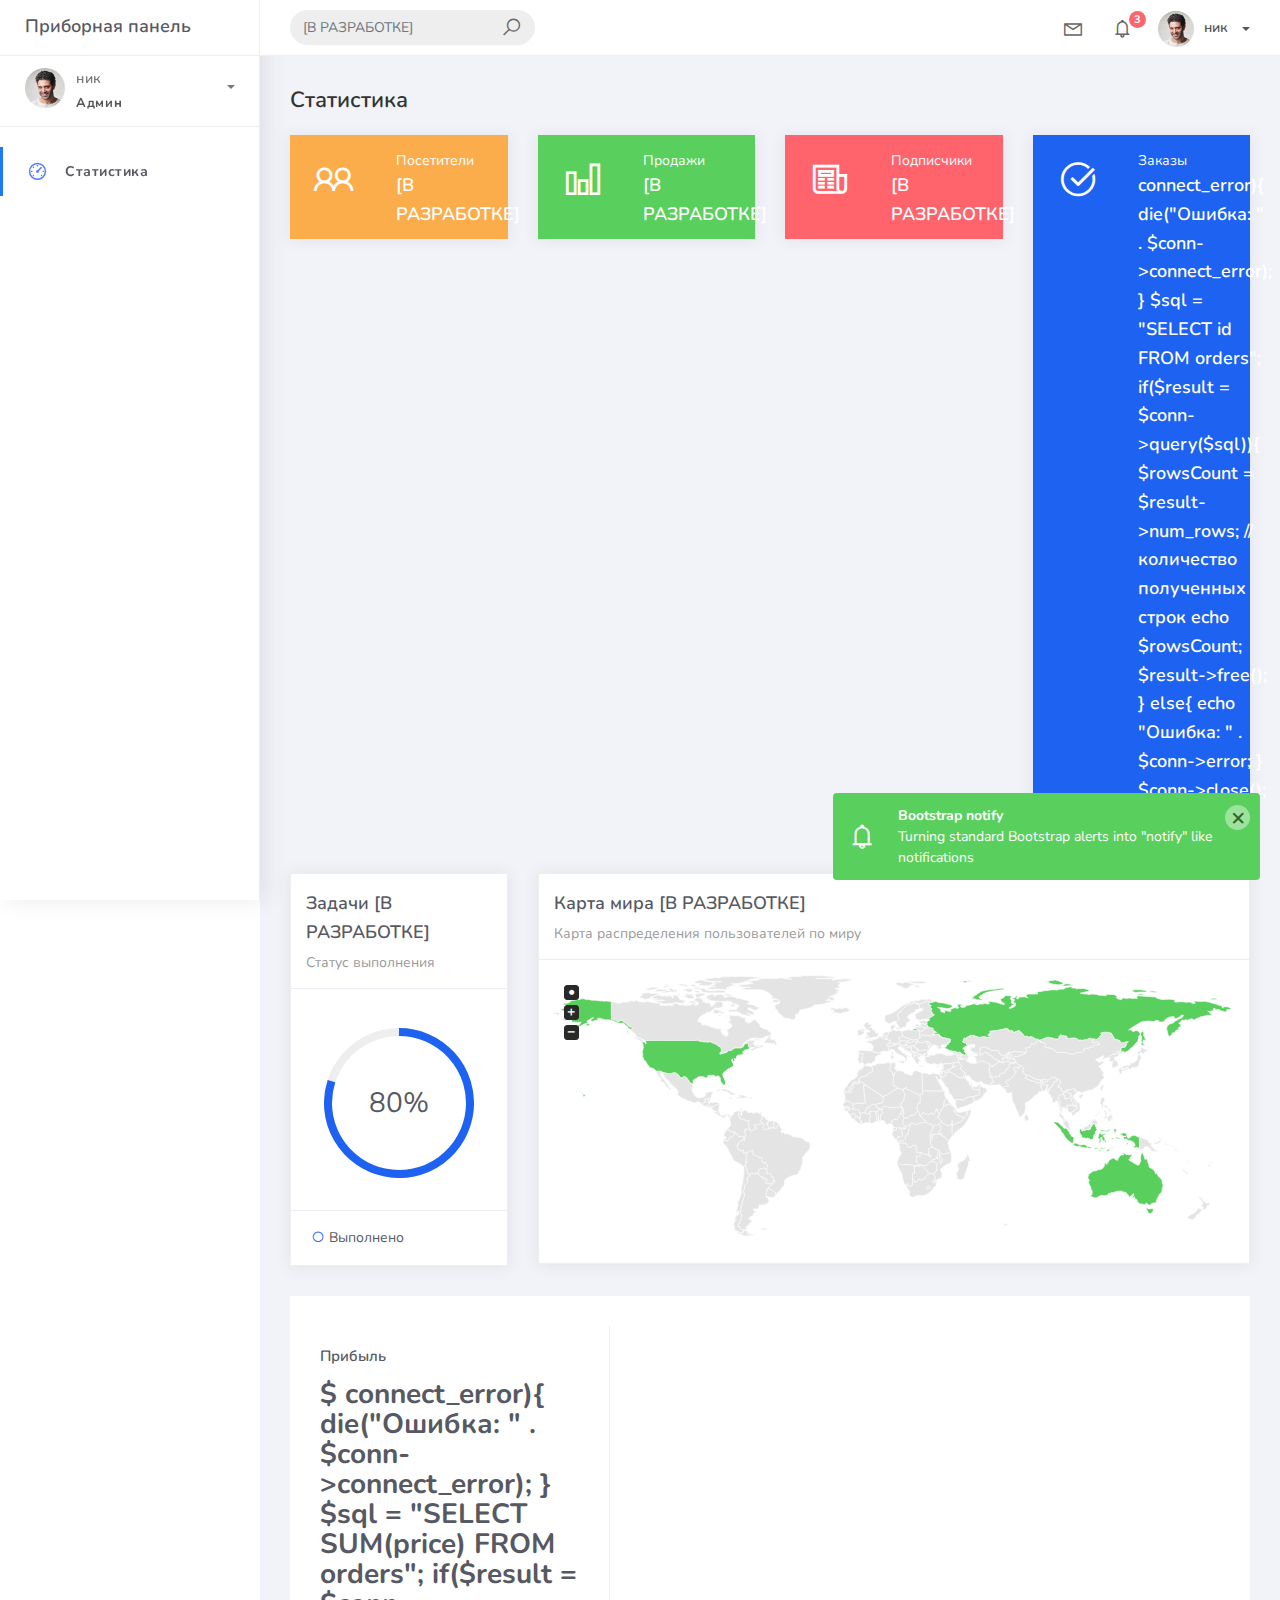
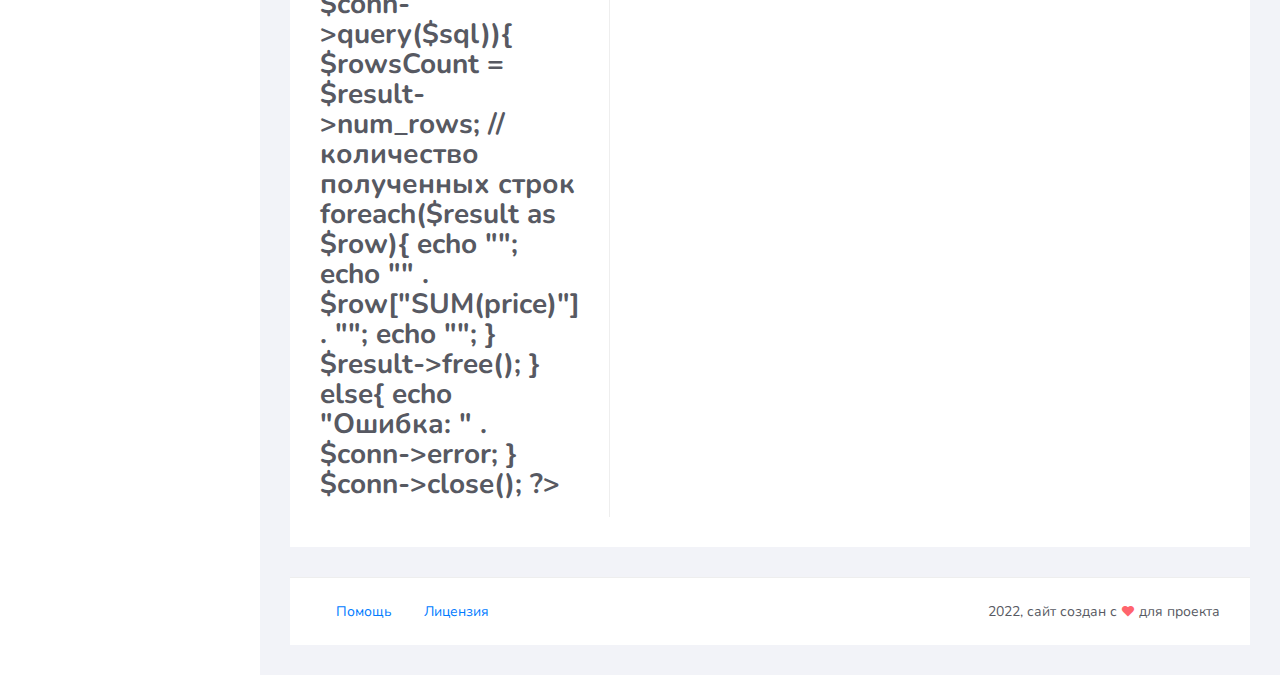
<file: index.html>
<!DOCTYPE html>
<html>
<head>
	<meta lang="ru" content="IE=edge,chrome=1" charset="utf-8"/>
	<title>Админ панель</title>
	<meta content='width=device-width, initial-scale=1.0, maximum-scale=1.0, user-scalable=0, shrink-to-fit=no' name='viewport' />
	<link rel="stylesheet" href="assets/css/bootstrap.min.css">
	<link rel="stylesheet" href="https://fonts.googleapis.com/css?family=Nunito:200,200i,300,300i,400,400i,600,600i,700,700i,800,800i,900,900i">
	<link rel="stylesheet" href="assets/css/ready.css">
	<link rel="stylesheet" href="assets/css/demo.css">
</head>
<body>
	<div class="wrapper">
		<div class="main-header">
			<div class="logo-header">
				<a href="index.html" class="logo">
					Приборная панель
				</a>
				<button class="navbar-toggler sidenav-toggler ml-auto" type="button" data-toggle="collapse" data-target="collapse" aria-controls="sidebar" aria-expanded="false" aria-label="Toggle navigation">
					<span class="navbar-toggler-icon"></span>
				</button>
				<button class="topbar-toggler more"><i class="la la-ellipsis-v"></i></button>
			</div>
			<nav class="navbar navbar-header navbar-expand-lg">
				<div class="container-fluid">
					
					<form class="navbar-left navbar-form nav-search mr-md-3" action="">
						<div class="input-group">
							<input type="text" placeholder="[В РАЗРАБОТКЕ]" class="form-control">
							<div class="input-group-append">
								<span class="input-group-text">
									<i class="la la-search search-icon"></i>
								</span>
							</div>
						</div>
					</form>
					<ul class="navbar-nav topbar-nav ml-md-auto align-items-center">
						<li class="nav-item dropdown hidden-caret">
							<a class="nav-link dropdown-toggle" href="#" id="navbarDropdown" role="button" data-toggle="dropdown" aria-haspopup="true" aria-expanded="false">
								<i class="la la-envelope"></i>
							</a>
							<div class="dropdown-menu" aria-labelledby="navbarDropdown">
								<a class="dropdown-item" href="#">Действие</a>
								<a class="dropdown-item" href="#">Другое действие</a>
								<div class="dropdown-divider"></div>
								<a class="dropdown-item" href="#">Что-то ещё</a>
							</div>
						</li>
						<li class="nav-item dropdown hidden-caret">
							<a class="nav-link dropdown-toggle" href="#" id="navbarDropdown" role="button" data-toggle="dropdown" aria-haspopup="true" aria-expanded="false">
								<i class="la la-bell"></i>
								<span class="notification">3</span>
							</a>
							<ul class="dropdown-menu notif-box" aria-labelledby="navbarDropdown">
								<li>
									<div class="dropdown-title">You have 4 new notification</div>
								</li>
								<li>
									<div class="notif-center">
										<a href="#">
											<div class="notif-icon notif-primary"> <i class="la la-user-plus"></i> </div>
											<div class="notif-content">
												<span class="block">
													New user registered
												</span>
												<span class="time">5 minutes ago</span> 
											</div>
										</a>
										<a href="#">
											<div class="notif-icon notif-success"> <i class="la la-comment"></i> </div>
											<div class="notif-content">
												<span class="block">
													Rahmad commented on Admin
												</span>
												<span class="time">12 minutes ago</span> 
											</div>
										</a>
										<a href="#">
											<div class="notif-img"> 
												<img src="assets/img/profile2.jpg" alt="Img Profile">
											</div>
											<div class="notif-content">
												<span class="block">
													Reza send messages to you
												</span>
												<span class="time">12 minutes ago</span> 
											</div>
										</a>
										<a href="#">
											<div class="notif-icon notif-danger"> <i class="la la-heart"></i> </div>
											<div class="notif-content">
												<span class="block">
													Farrah liked Admin
												</span>
												<span class="time">17 minutes ago</span> 
											</div>
										</a>
									</div>
								</li>
								<li>
									<a class="see-all" href="javascript:void(0);"> <strong>See all notifications</strong> <i class="la la-angle-right"></i> </a>
								</li>
							</ul>
						</li>
						<li class="nav-item dropdown">
							<a class="dropdown-toggle profile-pic" data-toggle="dropdown" href="#" aria-expanded="false"> <img src="assets/img/profile.jpg" alt="user-img" width="36" class="img-circle"><span >ник</span></span> </a>
							<ul class="dropdown-menu dropdown-user">
								<li>
									<div class="user-box">
										<div class="u-img"><img src="assets/img/profile.jpg" alt="user"></div>
										<div class="u-text">
											<h4>ник</h4>
											<p class="text-muted">почта</p>
										</div>
									</li>
									<div class="dropdown-divider"></div>
									<a class="dropdown-item" href="#"><i class="ti-user"></i> Мой профиль</a>
									<a class="dropdown-item" href="#"></i> Баланс</a>
									<a class="dropdown-item" href="#"><i class="ti-email"></i> Inbox</a>
									<div class="dropdown-divider"></div>
									<a class="dropdown-item" href="#"><i class="ti-settings"></i> Настройки аккаунта</a>
									<div class="dropdown-divider"></div>
									<a class="dropdown-item" href="#"><i class="fa fa-power-off"></i> Выйти</a>
								</ul>
								<!-- /.dropdown-user -->
							</li>
						</ul>
					</div>
				</nav>
			</div>
			<div class="sidebar">
				<div class="scrollbar-inner sidebar-wrapper">
					<div class="user">
						<div class="photo">
							<img src="assets/img/profile.jpg">
						</div>
						<div class="info">
							<a class="" data-toggle="collapse" href="#collapseExample" aria-expanded="tr ue">
								<span>
									<span >ник</span>
									<span class="user-level">Админ</span>
									<span class="caret"></span>
								</span>
							</a>
							<div class="clearfix"></div>

							<div class="collapse in" id="collapseExample" aria-expanded="true" style="">
								<ul class="nav">
									<li>
										<a href="#profile">
											<span class="link-collapse">Мой профиль [В РАЗРАБОТКЕ]</span>
										</a>
									</li>
									<li>
										<a href="#edit">
											<span class="link-collapse">Редактировать [В РАЗРАБОТКЕ]</span>
										</a>
									</li>
									<li>
										<a href="#settings">
											<span class="link-collapse">Настройки [В РАЗРАБОТКЕ]</span>
										</a>
									</li>
								</ul>
							</div>
						</div>
					</div>
					<ul class="nav">
						<li class="nav-item active">
							<a href="index.php">
								<i class="la la-dashboard"></i>
								<p>Статистика</p>
								<span class="badge badge-count"></span>
							</a>
						</li>
						<!--
						<li class="nav-item">
							<a href="components.html">
								<i class="la la-table"></i>
								<p>Компоненты</p>
								<span class="badge badge-count">14</span>
							</a>
						</li>
						<li class="nav-item">
							<a href="forms.html">
								<i class="la la-keyboard-o"></i>
								<p>Формы</p>
								<span class="badge badge-count">50</span>
							</a>
						</li>
						<li class="nav-item">
							<a href="tables.html">
								<i class="la la-th"></i>
								<p>Таблицы</p>
								<span class="badge badge-count">6</span>
							</a>
						</li>
						<li class="nav-item">
							<a href="notifications.html">
								<i class="la la-bell"></i>
								<p>Уведомления</p>
								<span class="badge badge-success">3</span>
							</a>
						</li>
						<li class="nav-item">
							<a href="typography.html">
								<i class="la la-font"></i>
								<p>Типография</p>
								<span class="badge badge-danger">25</span>
							</a>
						</li>
						<li class="nav-item">
							<a href="icons.html">
								<i class="la la-fonticons"></i>
								<p>Иконки</p>
							</a>
						</li>
						-->
						<!--
						<li class="nav-item update-pro">
							<button  data-toggle="modal" data-target="#modalUpdate">
								<i class="la la-hand-pointer-o"></i>
								<p>Update To Pro</p>
							</button>
						</li>
						-->
					</ul>
				</div>
			</div>
			<div class="main-panel">
				<div class="content">
					<div class="container-fluid">
						<h4 class="page-title">Статистика</h4>
						<div class="row">
							<div class="col-md-3">
								<div class="card card-stats card-warning">
									<div class="card-body ">
										<div class="row">
											<div class="col-5">
												<div class="icon-big text-center">
													<i class="la la-users"></i>
												</div>
											</div>
											<div class="col-7 d-flex align-items-center">
												<div class="numbers">
													<p class="card-category">Посетители</p>
													<h4 class="card-title">[В РАЗРАБОТКЕ]</h4>
												</div>
											</div>
										</div>
									</div>
								</div>
							</div>
							<div class="col-md-3">
								<div class="card card-stats card-success">
									<div class="card-body ">
										<div class="row">
											<div class="col-5">
												<div class="icon-big text-center">
													<i class="la la-bar-chart"></i>
																	</div>
															</div>
															<div class="col-7 d-flex align-items-center">
												<div class="numbers">
													<p class="card-category">Продажи</p>
													<h4 class="card-title"> [В РАЗРАБОТКЕ]</h4>
												</div>
											</div>
										</div>
									</div>
								</div>
							</div>
							<div class="col-md-3">
								<div class="card card-stats card-danger">
									<div class="card-body">
										<div class="row">
											<div class="col-5">
												<div class="icon-big text-center">
													<i class="la la-newspaper-o"></i>
												</div>
											</div>
											<div class="col-7 d-flex align-items-center">
												<div class="numbers">
													<p class="card-category">Подписчики</p>
													<h4 class="card-title">[В РАЗРАБОТКЕ]</h4>
												</div>
											</div>
										</div>
									</div>
								</div>
							</div>
							<div class="col-md-3">
								<div class="card card-stats card-primary">
									<div class="card-body ">
										<div class="row">
											<div class="col-5">
												<div class="icon-big text-center">
													<i class="la la-check-circle"></i>
												</div>
											</div>
											<div class="col-7 d-flex align-items-center">
												<div class="numbers">
													<p class="card-category">Заказы</p>
													<h4 class="card-title">
													<?
														$conn = new mysqli("mysql-177397.srv.hoster.ru", "srv177397_dezo", "230819", "srv177397_projectvpte"); //"localhost", "root", "", "projectvpte"
														if($conn->connect_error){
														    die("Ошибка: " . $conn->connect_error);
														}
														$sql = "SELECT id FROM orders";
														if($result = $conn->query($sql)){
														    $rowsCount = $result->num_rows; // количество полученных строк
															echo $rowsCount;
														    $result->free();
														} else{
														    echo "Ошибка: " . $conn->error;
														}
														$conn->close();
														?>
													</h4>
												</div>
											</div>
										</div>
									</div>
								</div>
							</div>
<!-- 							<div class="col-md-3">
								<div class="card card-stats">
									<div class="card-body ">
										<div class="row">
											<div class="col-5">
												<div class="icon-big text-center icon-warning">
													<i class="la la-pie-chart text-warning"></i>
												</div>
											</div>
											<div class="col-7 d-flex align-items-center">
												<div class="numbers">
													<p class="card-category">Number</p>
													<h4 class="card-title">150GB</h4>
												</div>
											</div>
										</div>
									</div>
								</div>
							</div>
							<div class="col-md-3">
								<div class="card card-stats">
									<div class="card-body ">
										<div class="row">
											<div class="col-5">
												<div class="icon-big text-center">
													<i class="la la-bar-chart text-success"></i>
												</div>
											</div>
											<div class="col-7 d-flex align-items-center">
												<div class="numbers">
													<p class="card-category">Revenue</p>
													<h4 class="card-title">$ 1,345</h4>
												</div>
											</div>
										</div>
									</div>
								</div>
							</div>
							<div class="col-md-3">
								<div class="card card-stats">
									<div class="card-body">
										<div class="row">
											<div class="col-5">
												<div class="icon-big text-center">
													<i class="la la-times-circle-o text-danger"></i>
												</div>
											</div>
											<div class="col-7 d-flex align-items-center">
												<div class="numbers">
													<p class="card-category">Errors</p>
													<h4 class="card-title">23</h4>
												</div>
											</div>
										</div>
									</div>
								</div>
							</div>
							<div class="col-md-3">
								<div class="card card-stats">
									<div class="card-body">
										<div class="row">
											<div class="col-5">
												<div class="icon-big text-center">
													<i class="la la-heart-o text-primary"></i>
												</div>
											</div>
											<div class="col-7 d-flex align-items-center">
												<div class="numbers">
													<p class="card-category">Followers</p>
													<h4 class="card-title">+45K</h4>
												</div>
											</div>
										</div>
									</div>
								</div>
							</div> -->
						</div>
						<div class="row">
							<div class="col-md-3">
								<div class="card">
									<div class="card-header">
										<h4 class="card-title">Задачи [В РАЗРАБОТКЕ]</h4>
										<p class="card-category">Статус выполнения</p>
									</div>
									<div class="card-body">
										<div id="task-complete" class="chart-circle mt-4 mb-3"></div>
									</div>
									<div class="card-footer">
										<div class="legend"><i class="la la-circle text-primary"></i> Выполнено</div>
									</div>
								</div>
							</div>
							<div class="col-md-9">
								<div class="card">
									<div class="card-header">
										<h4 class="card-title">Карта мира [В РАЗРАБОТКЕ]</h4>
										<p class="card-category">
											Карта распределения пользователей по миру</p>
									</div>
									<div class="card-body">
										<div class="mapcontainer">
											<div class="map">
												<span>Альтернативный контент для карты мира</span>
											</div>
										</div>
									</div>
								</div>
							</div>
						</div>
						<div class="row row-card-no-pd">
							<div class="col-md-4">
								<div class="card">
									<div class="card-body">
										<p class="fw-bold mt-1">Прибыль</p>
										<h4><b>$
										<?
														$conn = new mysqli("localhost", "root", "", "projectvpte");
														if($conn->connect_error){
														    die("Ошибка: " . $conn->connect_error);
														}
														$sql = "SELECT SUM(price) FROM orders";
														if($result = $conn->query($sql)){
														    $rowsCount = $result->num_rows; // количество полученных строк
															foreach($result as $row){
																echo "<tr>";
																	echo "<td>" . $row["SUM(price)"] . "</td>";
																echo "</tr>";
															}
														    $result->free();
														} else{
														    echo "Ошибка: " . $conn->error;
														}
														$conn->close();
														?>
										</b></h4>
										<!--<a href="#" class="btn btn-primary btn-full text-left mt-3 mb-3"><i class="la la-plus"></i> Add Balance</a>-->
									</div>
									<!--
									<div class="card-footer">
										<ul class="nav">
											<li class="nav-item"><a class="btn btn-default btn-link" href="#"><i class="la la-history"></i> История</a></li>
											<li class="nav-item ml-auto"><a class="btn btn-default btn-link" href="#"><i class="la la-refresh"></i> Обновить</a></li>
										</ul>
									</div>
													-->
								</div>
								<!--
							</div>
							<div class="col-md-5">
								<div class="card">
									<div class="card-body">
										<div class="progress-card">
											<div class="d-flex justify-content-between mb-1">
												<span class="text-muted">Прибыль</span>
												<span class="text-muted fw-bold"> $3K</span>
											</div>
											<div class="progress mb-2" style="height: 7px;">
												<div class="progress-bar bg-success" role="progressbar" style="width: 78%" aria-valuenow="78" aria-valuemin="0" aria-valuemax="100" data-toggle="tooltip" data-placement="top" title="78%"></div>
											</div>
										</div>
										<div class="progress-card">
											<div class="d-flex justify-content-between mb-1">
												<span class="text-muted">Заказы</span>
												<span class="text-muted fw-bold"> 576</span>
											</div>
											<div class="progress mb-2" style="height: 7px;">
												<div class="progress-bar bg-info" role="progressbar" style="width: 65%" aria-valuenow="60" aria-valuemin="0" aria-valuemax="100" data-toggle="tooltip" data-placement="top" title="65%"></div>
											</div>
										</div>
										<div class="progress-card">
											<div class="d-flex justify-content-between mb-1">
												<span class="text-muted">Выполнено задач</span>
												<span class="text-muted fw-bold"> 70%</span>
											</div>
											<div class="progress mb-2" style="height: 7px;">
												<div class="progress-bar bg-primary" role="progressbar" style="width: 70%" aria-valuenow="70" aria-valuemin="0" aria-valuemax="100" data-toggle="tooltip" data-placement="top" title="70%"></div>
											</div>
										</div>
										<div class="progress-card">
											<div class="d-flex justify-content-between mb-1">
												<span class="text-muted">Открытая ставка</span>
												<span class="text-muted fw-bold"> 60%</span>
											</div>
											<div class="progress mb-2" style="height: 7px;">
												<div class="progress-bar bg-warning" role="progressbar" style="width: 60%" aria-valuenow="60" aria-valuemin="0" aria-valuemax="100" data-toggle="tooltip" data-placement="top" title="60%"></div>
											</div>
										</div>
									</div>
								</div>
							</div>
							<div class="col-md-3">
								<div class="card card-stats">
									<div class="card-body">
										<p class="fw-bold mt-1">Статистика</p>
										<div class="row">
											<div class="col-5">
												<div class="icon-big text-center icon-warning">
													<i class="la la-pie-chart text-warning"></i>
												</div>
											</div>
											<div class="col-7 d-flex align-items-center">
												<div class="numbers">
													<p class="card-category">Number</p>
													<h4 class="card-title">150GB</h4>
												</div>
											</div>
										</div>
										<hr/>
										<div class="row">
											<div class="col-5">
												<div class="icon-big text-center">
													<i class="la la-heart-o text-primary"></i>
												</div>
											</div>
											<div class="col-7 d-flex align-items-center">
												<div class="numbers">
													<p class="card-category">Подписчиков</p>
													<h4 class="card-title">+45K</h4>
												</div>
											</div>
										</div>
													
									</div>
								</div>
							</div>
						</div>
						<div class="row">
							<div class="col-md-4">
								<div class="card">
									<div class="card-header">
										<h4 class="card-title">Статистика пользователей</h4>
										<p class="card-category">
										Статистика пользователей за месяц</p>
									</div>
									<div class="card-body">
										<div id="monthlyChart" class="chart chart-pie"></div>
									</div>
								</div>
							</div>
							<div class="col-md-8">
								<div class="card">
									<div class="card-header">
										<h4 class="card-title">2018 Продажи</h4>
										<p class="card-category">
										Количество проданного продукта</p>
									</div>
									<div class="card-body">
										<div id="salesChart" class="chart"></div>
									</div>
								</div>
							</div>
							<div class="col-md-6">
								<div class="card">
									<div class="card-header ">
										<h4 class="card-title">Таблица</h4>
										<p class="card-category">Таблица пользователей</p>
									</div>
									<div class="card-body">
										<table class="table table-head-bg-success table-striped table-hover">
											<thead>
												<tr>
													<th scope="col">ID</th>
													<th scope="col">Имя</th>
													<th scope="col">Фамилия</th>
													<th scope="col">Отчество</th>
												</tr>
											</thead>
											<tbody>
												<tr>
													<td>1</td>
													<td>Mark</td>
													<td>Otto</td>
													<td>@mdo</td>
												</tr>
												<tr>
													<td>2</td>
													<td>Jacob</td>
													<td>Thornton</td>
													<td>@fat</td>
												</tr>
												<tr>
													<td>3</td>
													<td colspan="2">Larry the Bird</td>
													<td>@twitter</td>
												</tr>
											</tbody>
										</table>
									</div>
								</div>
							</div>
							<div class="col-md-6">
								<div class="card card-tasks">
									<div class="card-header ">
										<h4 class="card-title">Задачи</h4>
										<p class="card-category">План</p>
									</div>
									<div class="card-body ">
										<div class="table-full-width">
											<table class="table">
												<thead>
													<tr>
														<th>
															<div class="form-check">
																<label class="form-check-label">
																	<input class="form-check-input  select-all-checkbox" type="checkbox" data-select="checkbox" data-target=".task-select">
																	<span class="form-check-sign"></span>
																</label>
															</div>
														</th>
														<th>Задача</th>
														<th>Действие</th>
													</tr>
												</thead>
												<tbody>
													<tr>
														<td>
															<div class="form-check">
																<label class="form-check-label">
																	<input class="form-check-input task-select" type="checkbox">
																	<span class="form-check-sign"></span>
																</label>
															</div>
														</td>
														<td>Planning new project structure</td>
														<td class="td-actions text-right">
															<div class="form-button-action">
																<button type="button" data-toggle="tooltip" title="Edit Task" class="btn btn-link <btn-simple-primary">
																	<i class="la la-edit"></i>
																</button>
																<button type="button" data-toggle="tooltip" title="Remove" class="btn btn-link btn-simple-danger">
																	<i class="la la-times"></i>
																</button>
															</div>
														</td>
													</tr>
													<tr>
														<td>
															<div class="form-check">
																<label class="form-check-label">
																	<input class="form-check-input task-select" type="checkbox">
																	<span class="form-check-sign"></span>
																</label>
															</div>
														</td>
														<td>Update Fonts</td>
														<td class="td-actions text-right">
															<div class="form-button-action">
																<button type="button" data-toggle="tooltip" title="Edit Task" class="btn btn-link <btn-simple-primary">
																	<i class="la la-edit"></i>
																</button>
																<button type="button" data-toggle="tooltip" title="Remove" class="btn btn-link btn-simple-danger">
																	<i class="la la-times"></i>
																</button>
															</div>
														</td>
													</tr>
													<tr>
														<td>
															<div class="form-check">
																<label class="form-check-label">
																	<input class="form-check-input task-select" type="checkbox">
																	<span class="form-check-sign"></span>
																</label>
															</div>
														</td>
														<td>Add new Post
														</td>
														<td class="td-actions text-right">
															<div class="form-button-action">
																<button type="button" data-toggle="tooltip" title="Edit Task" class="btn btn-link <btn-simple-primary">
																	<i class="la la-edit"></i>
																</button>
																<button type="button" data-toggle="tooltip" title="Remove" class="btn btn-link btn-simple-danger">
																	<i class="la la-times"></i>
																</button>
															</div>
														</td>
													</tr>
													<tr>
														<td>
															<div class="form-check">
																<label class="form-check-label">
																	<input class="form-check-input task-select" type="checkbox">
																	<span class="form-check-sign"></span>
																</label>
															</div>
														</td>
														<td>Finalise the design proposal</td>
														<td class="td-actions text-right">
															<div class="form-button-action">
																<button type="button" data-toggle="tooltip" title="Edit Task" class="btn btn-link <btn-simple-primary">
																	<i class="la la-edit"></i>
																</button>
																<button type="button" data-toggle="tooltip" title="Remove" class="btn btn-link btn-simple-danger">
																	<i class="la la-times"></i>
																</button>
															</div>
														</td>
													</tr>
												</tbody>
											</table>
										</div>
									</div>
									<div class="card-footer ">
										<div class="stats">
											<i class="now-ui-icons loader_refresh spin"></i> Обновлено 3 мин назад
										</div>
									</div>
								</div>
							</div>
						</div>
													-->
					</div>
				</div>
													
				<footer class="footer">
					<div class="container-fluid">
						<nav class="pull-left">
							<ul class="nav">
								<li class="nav-item">
								</li>
								<li class="nav-item">
									<a class="nav-link" href="#">
										Помощь
									</a>
								</li>
								<li class="nav-item">
									<a class="nav-link" href="https://themewagon.com/license/#free-item">
										Лицензия
									</a>
								</li>
							</ul>
						</nav>
						<div class="copyright ml-auto">
							2022, сайт создан с <i class="la la-heart heart text-danger"></i> для <a>проекта</a>
						</div>				
					</div>
				</footer>
			</div>
		</div>
	</div>
	<!-- Modal -->
	<!--
	<div class="modal fade" id="modalUpdate" tabindex="-1" role="dialog" aria-labelledby="modalUpdatePro" aria-hidden="true">
		<div class="modal-dialog modal-dialog-centered" role="document">
			<div class="modal-content">
				<div class="modal-header bg-primary">
					<h6 class="modal-title"><i class="la la-frown-o"></i> Under Development</h6>
					<button type="button" class="close" data-dismiss="modal" aria-label="Close">
						<span aria-hidden="true">&times;</span>
					</button>
				</div>
				<div class="modal-body text-center">									
					<p>Currently the pro version of the <b>Ready Dashboard</b> Bootstrap is in progress development</p>
					<p>
						<b>We'll let you know when it's done</b></p>
				</div>
				<div class="modal-footer">
					<button type="button" class="btn btn-secondary" data-dismiss="modal">Close</button>
				</div>
			</div>
		</div>
	</div>
	-->
</body>
<script src="assets/js/core/jquery.3.2.1.min.js"></script>
<script src="assets/js/plugin/jquery-ui-1.12.1.custom/jquery-ui.min.js"></script>
<script src="assets/js/core/popper.min.js"></script>
<script src="assets/js/core/bootstrap.min.js"></script>
<script src="assets/js/plugin/chartist/chartist.min.js"></script>
<script src="assets/js/plugin/chartist/plugin/chartist-plugin-tooltip.min.js"></script>
<script src="assets/js/plugin/bootstrap-notify/bootstrap-notify.min.js"></script>
<script src="assets/js/plugin/bootstrap-toggle/bootstrap-toggle.min.js"></script>
<script src="assets/js/plugin/jquery-mapael/jquery.mapael.min.js"></script>
<script src="assets/js/plugin/jquery-mapael/maps/world_countries.min.js"></script>
<script src="assets/js/plugin/chart-circle/circles.min.js"></script>
<script src="assets/js/plugin/jquery-scrollbar/jquery.scrollbar.min.js"></script>
<script src="assets/js/ready.min.js"></script>
<script src="assets/js/demo.js"></script>
</html>
</file>
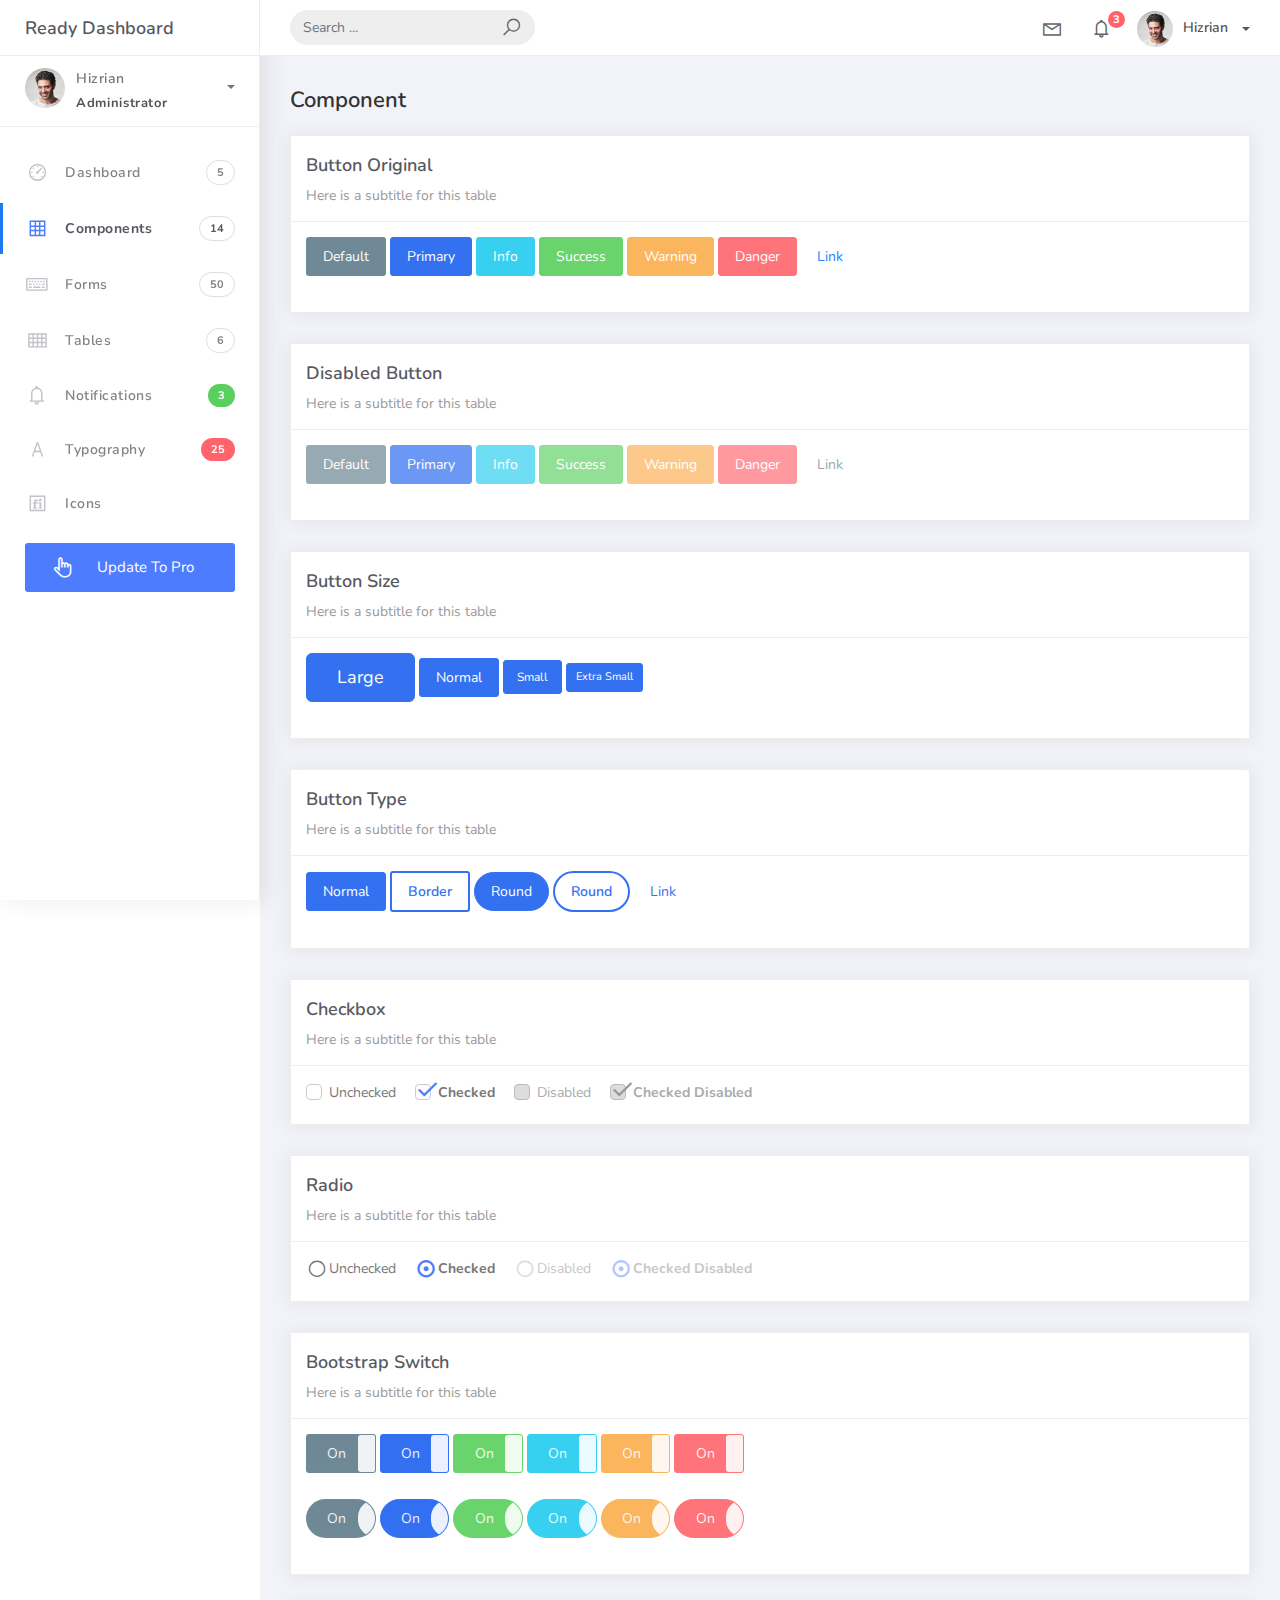
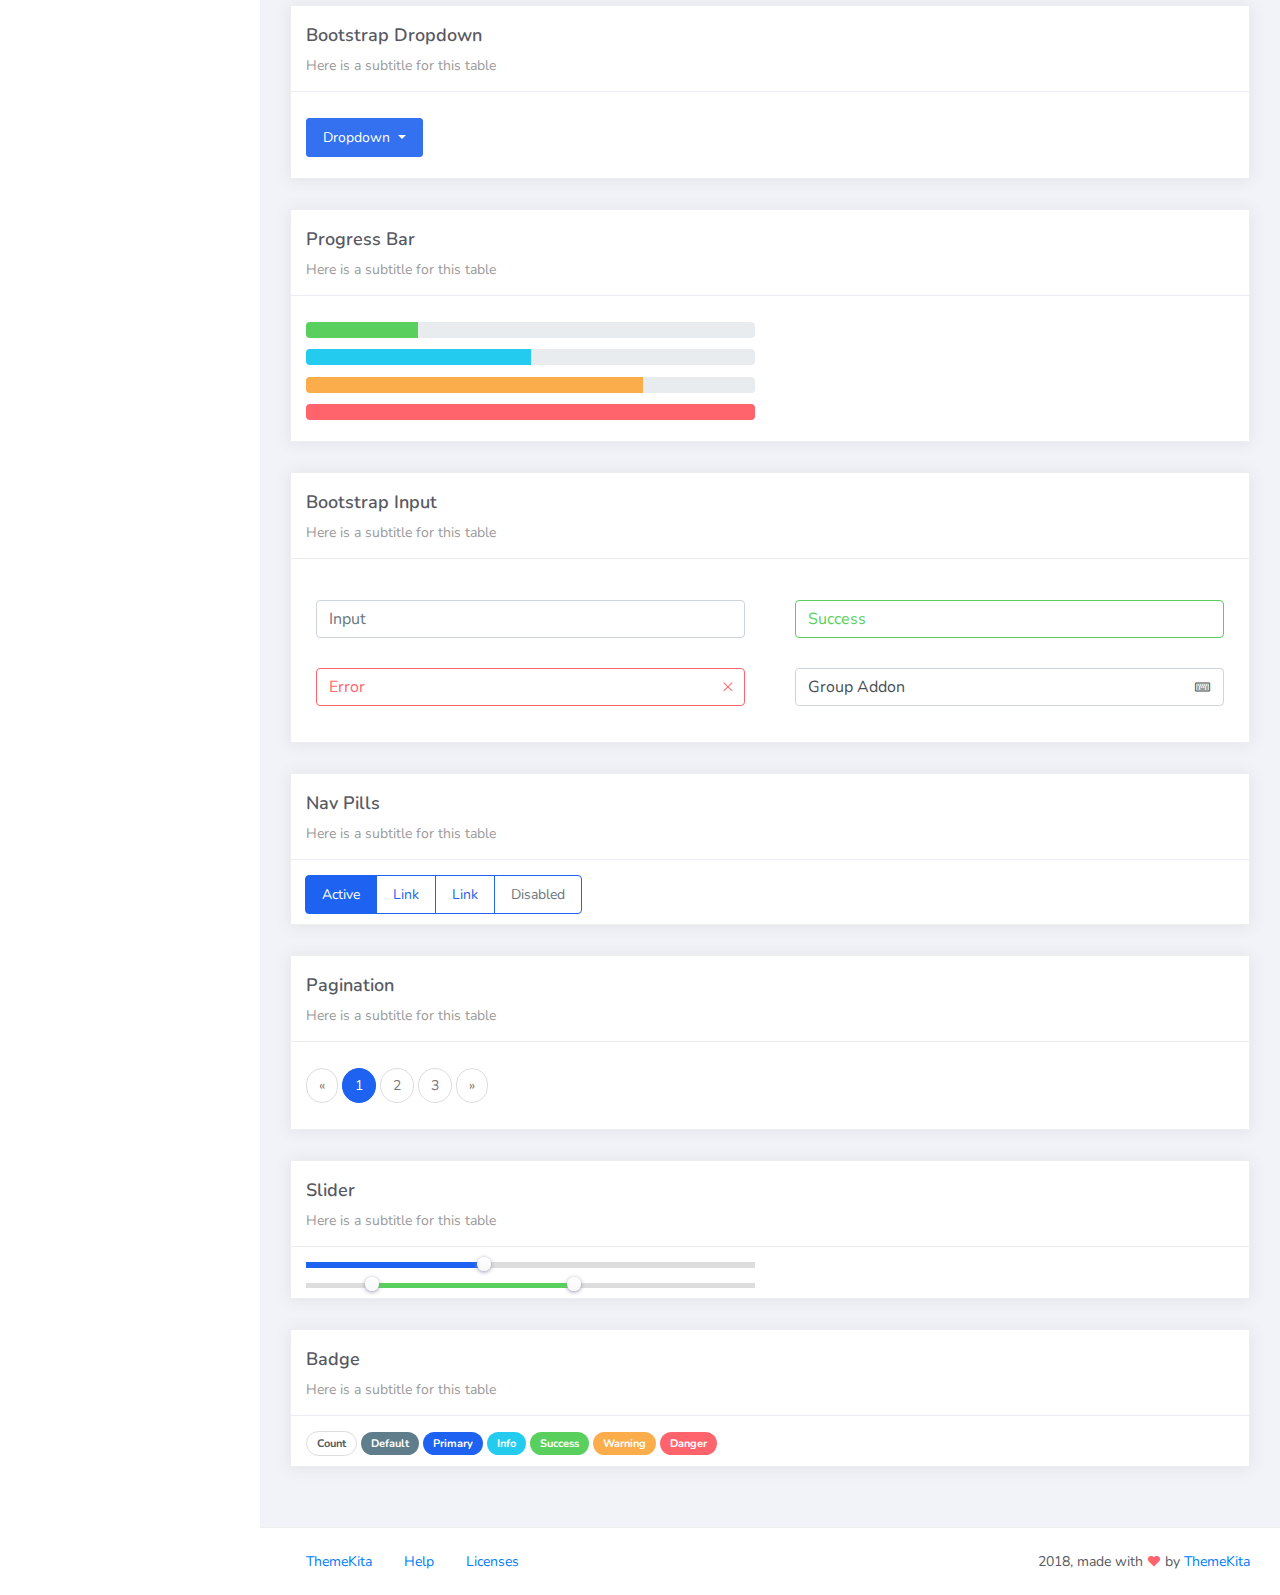
<file: components.html>
<!DOCTYPE html>
<html>
<head>
	<meta http-equiv="X-UA-Compatible" content="IE=edge,chrome=1" />
	<title>Components - Ready Bootstrap Dashboard</title>
	<meta content='width=device-width, initial-scale=1.0, maximum-scale=1.0, user-scalable=0, shrink-to-fit=no' name='viewport' />
	<link rel="stylesheet" href="assets/css/bootstrap.min.css">
	<link rel="stylesheet" href="https://fonts.googleapis.com/css?family=Nunito:200,200i,300,300i,400,400i,600,600i,700,700i,800,800i,900,900i">
	<link rel="stylesheet" href="assets/css/ready.css">
	<link rel="stylesheet" href="assets/css/demo.css">
</head>
<body>
	<div class="wrapper">
		<div class="main-header">
			<div class="logo-header">
				<a href="index.html" class="logo">
					Ready Dashboard
				</a>
				<button class="navbar-toggler sidenav-toggler ml-auto" type="button" data-toggle="collapse" data-target="collapse" aria-controls="sidebar" aria-expanded="false" aria-label="Toggle navigation">
					<span class="navbar-toggler-icon"></span>
				</button>
				<button class="topbar-toggler more"><i class="la la-ellipsis-v"></i></button>
			</div>
			<nav class="navbar navbar-header navbar-expand-lg">
				<div class="container-fluid">
					
					<form class="navbar-left navbar-form nav-search mr-md-3" action="">
						<div class="input-group">
							<input type="text" placeholder="Search ..." class="form-control">
							<div class="input-group-append">
								<span class="input-group-text">
									<i class="la la-search search-icon"></i>
								</span>
							</div>
						</div>
					</form>
					<ul class="navbar-nav topbar-nav ml-md-auto align-items-center">
						<li class="nav-item dropdown hidden-caret">
							<a class="nav-link dropdown-toggle" href="#" id="navbarDropdown" role="button" data-toggle="dropdown" aria-haspopup="true" aria-expanded="false">
								<i class="la la-envelope"></i>
							</a>
							<div class="dropdown-menu" aria-labelledby="navbarDropdown">
								<a class="dropdown-item" href="#">Action</a>
								<a class="dropdown-item" href="#">Another action</a>
								<div class="dropdown-divider"></div>
								<a class="dropdown-item" href="#">Something else here</a>
							</div>
						</li>
						<li class="nav-item dropdown hidden-caret">
							<a class="nav-link dropdown-toggle" href="#" id="navbarDropdown" role="button" data-toggle="dropdown" aria-haspopup="true" aria-expanded="false">
								<i class="la la-bell"></i>
								<span class="notification">3</span>
							</a>
							<ul class="dropdown-menu notif-box" aria-labelledby="navbarDropdown">
								<li>
									<div class="dropdown-title">You have 4 new notification</div>
								</li>
								<li>
									<div class="notif-center">
										<a href="#">
											<div class="notif-icon notif-primary"> <i class="la la-user-plus"></i> </div>
											<div class="notif-content">
												<span class="block">
													New user registered
												</span>
												<span class="time">5 minutes ago</span> 
											</div>
										</a>
										<a href="#">
											<div class="notif-icon notif-success"> <i class="la la-comment"></i> </div>
											<div class="notif-content">
												<span class="block">
													Rahmad commented on Admin
												</span>
												<span class="time">12 minutes ago</span> 
											</div>
										</a>
										<a href="#">
											<div class="notif-img"> 
												<img src="assets/img/profile2.jpg" alt="Img Profile">
											</div>
											<div class="notif-content">
												<span class="block">
													Reza send messages to you
												</span>
												<span class="time">12 minutes ago</span> 
											</div>
										</a>
										<a href="#">
											<div class="notif-icon notif-danger"> <i class="la la-heart"></i> </div>
											<div class="notif-content">
												<span class="block">
													Farrah liked Admin
												</span>
												<span class="time">17 minutes ago</span> 
											</div>
										</a>
									</div>
								</li>
								<li>
									<a class="see-all" href="javascript:void(0);"> <strong>See all notifications</strong> <i class="la la-angle-right"></i> </a>
								</li>
							</ul>
						</li>
						<li class="nav-item dropdown">
							<a class="dropdown-toggle profile-pic" data-toggle="dropdown" href="#" aria-expanded="false"> <img src="assets/img/profile.jpg" alt="user-img" width="36" class="img-circle"><span >Hizrian</span></span> </a>
							<ul class="dropdown-menu dropdown-user">
								<li>
									<div class="user-box">
										<div class="u-img"><img src="assets/img/profile.jpg" alt="user"></div>
										<div class="u-text">
											<h4>Hizrian</h4>
											<p class="text-muted">hello@themekita.com</p><a href="profile.html" class="btn btn-rounded btn-danger btn-sm">View Profile</a></div>
										</div>
									</li>
									<div class="dropdown-divider"></div>
									<a class="dropdown-item" href="#"><i class="ti-user"></i> My Profile</a>
									<a class="dropdown-item" href="#"></i> My Balance</a>
									<a class="dropdown-item" href="#"><i class="ti-email"></i> Inbox</a>
									<div class="dropdown-divider"></div>
									<a class="dropdown-item" href="#"><i class="ti-settings"></i> Account Setting</a>
									<div class="dropdown-divider"></div>
									<a class="dropdown-item" href="#"><i class="fa fa-power-off"></i> Logout</a>
								</ul>
								<!-- /.dropdown-user -->
							</li>
						</ul>
					</div>
				</nav>
			</div>
			<div class="sidebar">
				<div class="scrollbar-inner sidebar-wrapper">
					<div class="user">
						<div class="photo">
							<img src="assets/img/profile.jpg">
						</div>
						<div class="info">
							<a class="" data-toggle="collapse" href="#collapseExample" aria-expanded="true">
								<span>
									Hizrian
									<span class="user-level">Administrator</span>
									<span class="caret"></span>
								</span>
							</a>
							<div class="clearfix"></div>

							<div class="collapse in" id="collapseExample" aria-expanded="true" style="">
								<ul class="nav">
									<li>
										<a href="#profile">
											<span class="link-collapse">My Profile</span>
										</a>
									</li>
									<li>
										<a href="#edit">
											<span class="link-collapse">Edit Profile</span>
										</a>
									</li>
									<li>
										<a href="#settings">
											<span class="link-collapse">Settings</span>
										</a>
									</li>
								</ul>
							</div>
						</div>
					</div>
					<ul class="nav">
						<li class="nav-item">
							<a href="index.html">
								<i class="la la-dashboard"></i>
								<p>Dashboard</p>
								<span class="badge badge-count">5</span>
							</a>
						</li>
						<li class="nav-item active">
							<a href="components.html">
								<i class="la la-table"></i>
								<p>Components</p>
								<span class="badge badge-count">14</span>
							</a>
						</li>
						<li class="nav-item">
							<a href="forms.html">
								<i class="la la-keyboard-o"></i>
								<p>Forms</p>
								<span class="badge badge-count">50</span>
							</a>
						</li>
						<li class="nav-item">
							<a href="tables.html">
								<i class="la la-th"></i>
								<p>Tables</p>
								<span class="badge badge-count">6</span>
							</a>
						</li>
						<li class="nav-item">
							<a href="notifications.html">
								<i class="la la-bell"></i>
								<p>Notifications</p>
								<span class="badge badge-success">3</span>
							</a>
						</li>
						<li class="nav-item">
							<a href="typography.html">
								<i class="la la-font"></i>
								<p>Typography</p>
								<span class="badge badge-danger">25</span>
							</a>
						</li>
						<li class="nav-item">
							<a href="icons.html">
								<i class="la la-fonticons"></i>
								<p>Icons</p>
							</a>
						</li>
						<li class="nav-item update-pro">
							<button  data-toggle="modal" data-target="#modalUpdate">
								<i class="la la-hand-pointer-o"></i>
								<p>Update To Pro</p>
							</button>
						</li>
					</ul>
				</div>
			</div>
			<div class="main-panel">
				<div class="content">
					<div class="container-fluid">
						<h4 class="page-title">Component</h4>
						<div class="row">
							<div class="col-md-12">
								<div class="card">
									<div class="card-header">
										<h4 class="card-title">Button Original</h4>
										<p class="card-category">Here is a subtitle for this table</p>
									</div>
									<div class="card-body">
										<p class="demo">
											<button class="btn btn-default">Default</button>

											<button class="btn btn-primary">Primary</button>

											<button class="btn btn-info">Info</button>

											<button class="btn btn-success">Success</button>

											<button class="btn btn-warning">Warning</button>

											<button class="btn btn-danger">Danger</button>

											<button class="btn btn-link">Link</button>
										</p>
									</div>
								</div>
							</div>
							<div class="col-md-12">
								<div class="card">
									<div class="card-header">
										<h4 class="card-title">Disabled Button</h4>
										<p class="card-category">Here is a subtitle for this table</p>
									</div>
									<div class="card-body">
										<p class="demo">
											<button class="btn btn-default" disabled="disabled">Default</button>

											<button class="btn btn-primary" disabled="disabled">Primary</button>

											<button class="btn btn-info" disabled="disabled">Info</button>

											<button class="btn btn-success" disabled="disabled">Success</button>

											<button class="btn btn-warning" disabled="disabled">Warning</button>

											<button class="btn btn-danger" disabled="disabled">Danger</button>

											<button class="btn btn-link" disabled>Link</button>
										</p>
									</div>
								</div>
							</div>
							<div class="col-md-12">
								<div class="card">
									<div class="card-header">
										<h4 class="card-title">Button Size</h4>
										<p class="card-category">Here is a subtitle for this table</p>
									</div>
									<div class="card-body">
										<p class="demo">
											<button class="btn btn-primary btn-lg">Large</button>

											<button class="btn btn-primary">Normal</button>

											<button class="btn btn-primary btn-sm">Small</button>

											<button class="btn btn-primary btn-xs">Extra Small</button>
										</p>
									</div>
								</div>
							</div>
							<div class="col-md-12">
								<div class="card">
									<div class="card-header">
										<h4 class="card-title">Button Type</h4>
										<p class="card-category">Here is a subtitle for this table</p>
									</div>
									<div class="card-body">
										<p class="demo">
											<button class="btn btn-primary">Normal</button>
											<button class="btn btn-primary btn-border">Border</button>

											<button class="btn btn-primary btn-round">Round</button>

											<button class="btn btn-primary btn-border btn-round">Round</button>

											<button class="btn btn-primary btn-link">Link</button>
										</p>
									</div>
								</div>
							</div>
							<div class="col-md-12">
								<div class="card">
									<div class="card-header">
										<h4 class="card-title">Checkbox</h4>
										<p class="card-category">Here is a subtitle for this table</p>
									</div>
									<div class="card-body">
										<p class="demo">
											<label class="form-check-label">
												<input class="form-check-input" type="checkbox" value="">
												<span class="form-check-sign">Unchecked</span>
											</label>

											<label class="form-check-label">
												<input class="form-check-input" type="checkbox" value="" checked>
												<span class="form-check-sign">Checked</span>
											</label>

											<label class="form-check-label">
												<input class="form-check-input" type="checkbox" value="" disabled>
												<span class="form-check-sign">Disabled</span>
											</label>

											<label class="form-check-label">
												<input class="form-check-input" type="checkbox" value="" checked disabled>
												<span class="form-check-sign">Checked Disabled</span>
											</label>
										</p>
									</div>
								</div>
							</div>
							<div class="col-md-12">
								<div class="card">
									<div class="card-header">
										<h4 class="card-title">Radio</h4>
										<p class="card-category">Here is a subtitle for this table</p>
									</div>
									<div class="card-body">
										<p class="demo">
											<label class="form-radio-label">
												<input class="form-radio-input" type="radio" name="optionsRadios" value="">
												<span class="form-radio-sign">Unchecked</span>
											</label>
											<label class="form-radio-label">
												<input class="form-radio-input" type="radio" name="optionsRadios" value="" checked>
												<span class="form-radio-sign">Checked</span>
											</label>
											<label class="form-radio-label">
												<input class="form-radio-input" type="radio" value="" disabled>
												<span class="form-radio-sign">Disabled</span>
											</label>
											<label class="form-radio-label">
												<input class="form-radio-input" type="radio" value="" checked disabled>
												<span class="form-radio-sign">Checked Disabled</span>
											</label>
										</p>
									</div>
								</div>
							</div>
							<div class="col-md-12">
								<div class="card">
									<div class="card-header">
										<h4 class="card-title">Bootstrap Switch</h4>
										<p class="card-category">Here is a subtitle for this table</p>
									</div>
									<div class="card-body">
										<p class="demo">
											<input type="checkbox" checked data-toggle="toggle" data-onstyle="default">
											<input type="checkbox" checked data-toggle="toggle" data-onstyle="primary">
											<input type="checkbox" checked data-toggle="toggle" data-onstyle="success">
											<input type="checkbox" checked data-toggle="toggle" data-onstyle="info">
											<input type="checkbox" checked data-toggle="toggle" data-onstyle="warning">
											<input type="checkbox" checked data-toggle="toggle" data-onstyle="danger">
										</p>
										<p class="demo">
											<input type="checkbox" checked data-toggle="toggle" data-onstyle="default" data-style="btn-round">
											<input type="checkbox" checked data-toggle="toggle" data-onstyle="primary" data-style="btn-round">
											<input type="checkbox" checked data-toggle="toggle" data-onstyle="success" data-style="btn-round">
											<input type="checkbox" checked data-toggle="toggle" data-onstyle="info" data-style="btn-round">
											<input type="checkbox" checked data-toggle="toggle" data-onstyle="warning" data-style="btn-round">
											<input type="checkbox" checked data-toggle="toggle" data-onstyle="danger" data-style="btn-round">
										</p>
									</div>
								</div>
							</div>
							<div class="col-md-12">
								<div class="card">
									<div class="card-header">
										<h4 class="card-title">Bootstrap Dropdown</h4>
										<p class="card-category">Here is a subtitle for this table</p>
									</div>
									<div class="card-body">
										<p class="demo">
											<div class="dropdown">

												<button class="btn btn-primary dropdown-toggle" type="button" id="dropdownMenu1" data-toggle="dropdown">

													Dropdown

												</button>

												<ul class="dropdown-menu" role="menu" aria-labelledby="dropdownMenu">

													<a class="dropdown-item" href="#">Action</a>
													<a class="dropdown-item" href="#">Another action</a>
													<div class="dropdown-divider"></div>
													<a class="dropdown-item" href="#">Something else here</a>

												</ul>

											</div>
										</p>
									</div>
								</div>
							</div>
							<div class="col-md-12">
								<div class="card">
									<div class="card-header">
										<h4 class="card-title">Progress Bar</h4>
										<p class="card-category">Here is a subtitle for this table</p>
									</div>
									<div class="card-body">
										<div class="row">
											<div class="col-md-6">
												<p class="demo">
													<div class="progress">
														<div class="progress-bar bg-success" role="progressbar" style="width: 25%" aria-valuenow="25" aria-valuemin="0" aria-valuemax="100"></div>
													</div>
												</p>
												<p class="demo">
													<div class="progress">
														<div class="progress-bar bg-info" role="progressbar" style="width: 50%" aria-valuenow="50" aria-valuemin="0" aria-valuemax="100"></div>
													</div>
												</p>
												<p class="demo">
													<div class="progress">
														<div class="progress-bar bg-warning" role="progressbar" style="width: 75%" aria-valuenow="75" aria-valuemin="0" aria-valuemax="100"></div>
													</div>
												</p>
												<p class="demo">
													<div class="progress">
														<div class="progress-bar bg-danger" role="progressbar" style="width: 100%" aria-valuenow="100" aria-valuemin="0" aria-valuemax="100"></div>
													</div>
												</p>
											</div>
										</div>
									</div>
								</div>
							</div>
							<div class="col-md-12">
								<div class="card">
									<div class="card-header">
										<h4 class="card-title">Bootstrap Input</h4>
										<p class="card-category">Here is a subtitle for this table</p>
									</div>
									<div class="card-body">
										<p class="demo">
											<div class="row">
												<div class="col-md-6">
													<div class="form-group">

														<input type="text" value="" placeholder="Input" class="form-control" />

													</div>
												</div>

												<div class="col-md-6">
													<div class="form-group has-success">

														<input type="text" value="Success" class="form-control" />

													</div>
												</div>

												<div class="col-md-6">
													<div class="form-group has-error has-feedback">

														<input type="text" value="Error" class="form-control" />

														<span class="la la-times form-control-feedback"></span>

													</div>
												</div>

												<div class="col-md-6">
													<div class="form-group">
														<div class="input-group has-icon">

															<input type="text" value="Group Addon" class="form-control">

															<div class="input-group-append">
																<span class="input-group-text input-group-icon"><i class="la la-keyboard-o"></i></span>
															</div>
														</div>
													</div>
												</div>
											</div>
										</p>
									</div>
								</div>
							</div>
							<div class="col-md-12">
								<div class="card">
									<div class="card-header">
										<h4 class="card-title">Nav Pills</h4>
										<p class="card-category">Here is a subtitle for this table</p>
									</div>
									<div class="card-body">
										<ul class="nav nav-pills nav-primary">
											<li class="nav-item">
												<a class="nav-link active" href="#">Active</a>
											</li>
											<li class="nav-item">
												<a class="nav-link" href="#">Link</a>
											</li>
											<li class="nav-item">
												<a class="nav-link" href="#">Link</a>
											</li>
											<li class="nav-item">
												<a class="nav-link disabled" href="#">Disabled</a>
											</li>
										</ul>
									</div>
								</div>
							</div>
							<div class="col-md-12">
								<div class="card">
									<div class="card-header">
										<h4 class="card-title">Pagination</h4>
										<p class="card-category">Here is a subtitle for this table</p>
									</div>
									<div class="card-body">
										<p class="demo">
											<ul class="pagination pg-primary">
												<li class="page-item">
													<a class="page-link" href="#" aria-label="Previous">
														<span aria-hidden="true">&laquo;</span>
														<span class="sr-only">Previous</span>
													</a>
												</li>
												<li class="page-item active"><a class="page-link" href="#">1</a></li>
												<li class="page-item"><a class="page-link" href="#">2</a></li>
												<li class="page-item"><a class="page-link" href="#">3</a></li>
												<li class="page-item">
													<a class="page-link" href="#" aria-label="Next">
														<span aria-hidden="true">&raquo;</span>
														<span class="sr-only">Next</span>
													</a>
												</li>
											</ul>
										</p>
									</div>
								</div>
							</div>
							<div class="col-md-12">
								<div class="card">
									<div class="card-header">
										<h4 class="card-title">Slider</h4>
										<p class="card-category">Here is a subtitle for this table</p>
									</div>
									<div class="card-body">
										<div class="demo">
											<div class="row">
												<div class="col-md-6">
													<div id="slider" class="slider-primary"></div>

													<div id="slider-range" class="slider-success"></div>
												</div>
											</div>
										</div>
									</div>
								</div>
							</div>
							<div class="col-md-12">
								<div class="card">
									<div class="card-header">
										<h4 class="card-title">Badge</h4>
										<p class="card-category">Here is a subtitle for this table</p>
									</div>
									<div class="card-body">
										<span class="badge badge-count">Count</span>
										<span class="badge badge-default">Default</span>
										<span class="badge badge-primary">Primary</span>
										<span class="badge badge-info">Info</span>
										<span class="badge badge-success">Success</span>
										<span class="badge badge-warning">Warning</span>
										<span class="badge badge-danger">Danger</span>
									</div>
								</div>
							</div>
						</div>
					</div>
				</div>
				<footer class="footer">
					<div class="container-fluid">
						<nav class="pull-left">
							<ul class="nav">
								<li class="nav-item">
									<a class="nav-link" href="http://www.themekita.com">
										ThemeKita
									</a>
								</li>
								<li class="nav-item">
									<a class="nav-link" href="#">
										Help
									</a>
								</li>
								<li class="nav-item">
									<a class="nav-link" href="https://themewagon.com/license/#free-item">
										Licenses
									</a>
								</li>
							</ul>
						</nav>
						<div class="copyright ml-auto">
							2018, made with <i class="la la-heart heart text-danger"></i> by <a href="http://www.themekita.com">ThemeKita</a>
						</div>				
					</div>
				</footer>
			</div>
		</div>
	</div>
	<!-- Modal -->
	<div class="modal fade" id="modalUpdate" tabindex="-1" role="dialog" aria-labelledby="modalUpdatePro" aria-hidden="true">
		<div class="modal-dialog modal-dialog-centered" role="document">
			<div class="modal-content">
				<div class="modal-header bg-primary">
					<h6 class="modal-title"><i class="la la-frown-o"></i> Under Development</h6>
					<button type="button" class="close" data-dismiss="modal" aria-label="Close">
						<span aria-hidden="true">&times;</span>
					</button>
				</div>
				<div class="modal-body text-center">									
					<p>Currently the pro version of the <b>Ready Dashboard</b> Bootstrap is in progress development</p>
					<p>
					<b>We'll let you know when it's done</b></p>
				</div>
				<div class="modal-footer">
					<button type="button" class="btn btn-secondary" data-dismiss="modal">Close</button>
				</div>
			</div>
		</div>
	</div>
</body>
<script src="assets/js/core/jquery.3.2.1.min.js"></script>
<script src="assets/js/plugin/jquery-ui-1.12.1.custom/jquery-ui.min.js"></script>
<script src="assets/js/core/popper.min.js"></script>
<script src="assets/js/core/bootstrap.min.js"></script>
<script src="assets/js/plugin/chartist/chartist.min.js"></script>
<script src="assets/js/plugin/chartist/plugin/chartist-plugin-tooltip.min.js"></script>
<script src="assets/js/plugin/bootstrap-notify/bootstrap-notify.min.js"></script>
<script src="assets/js/plugin/bootstrap-toggle/bootstrap-toggle.min.js"></script>
<script src="assets/js/plugin/jquery-mapael/jquery.mapael.min.js"></script>
<script src="assets/js/plugin/jquery-mapael/maps/world_countries.min.js"></script>
<script src="assets/js/plugin/chart-circle/circles.min.js"></script>
<script src="assets/js/plugin/jquery-scrollbar/jquery.scrollbar.min.js"></script>
<script src="assets/js/ready.min.js"></script>
<script>
	$( function() {
		$( "#slider" ).slider({
			range: "min",
			max: 100,
			value: 40,
		});
		$( "#slider-range" ).slider({
			range: true,
			min: 0,
			max: 500,
			values: [ 75, 300 ]
		});
	} );
</script>
</html>
</file>
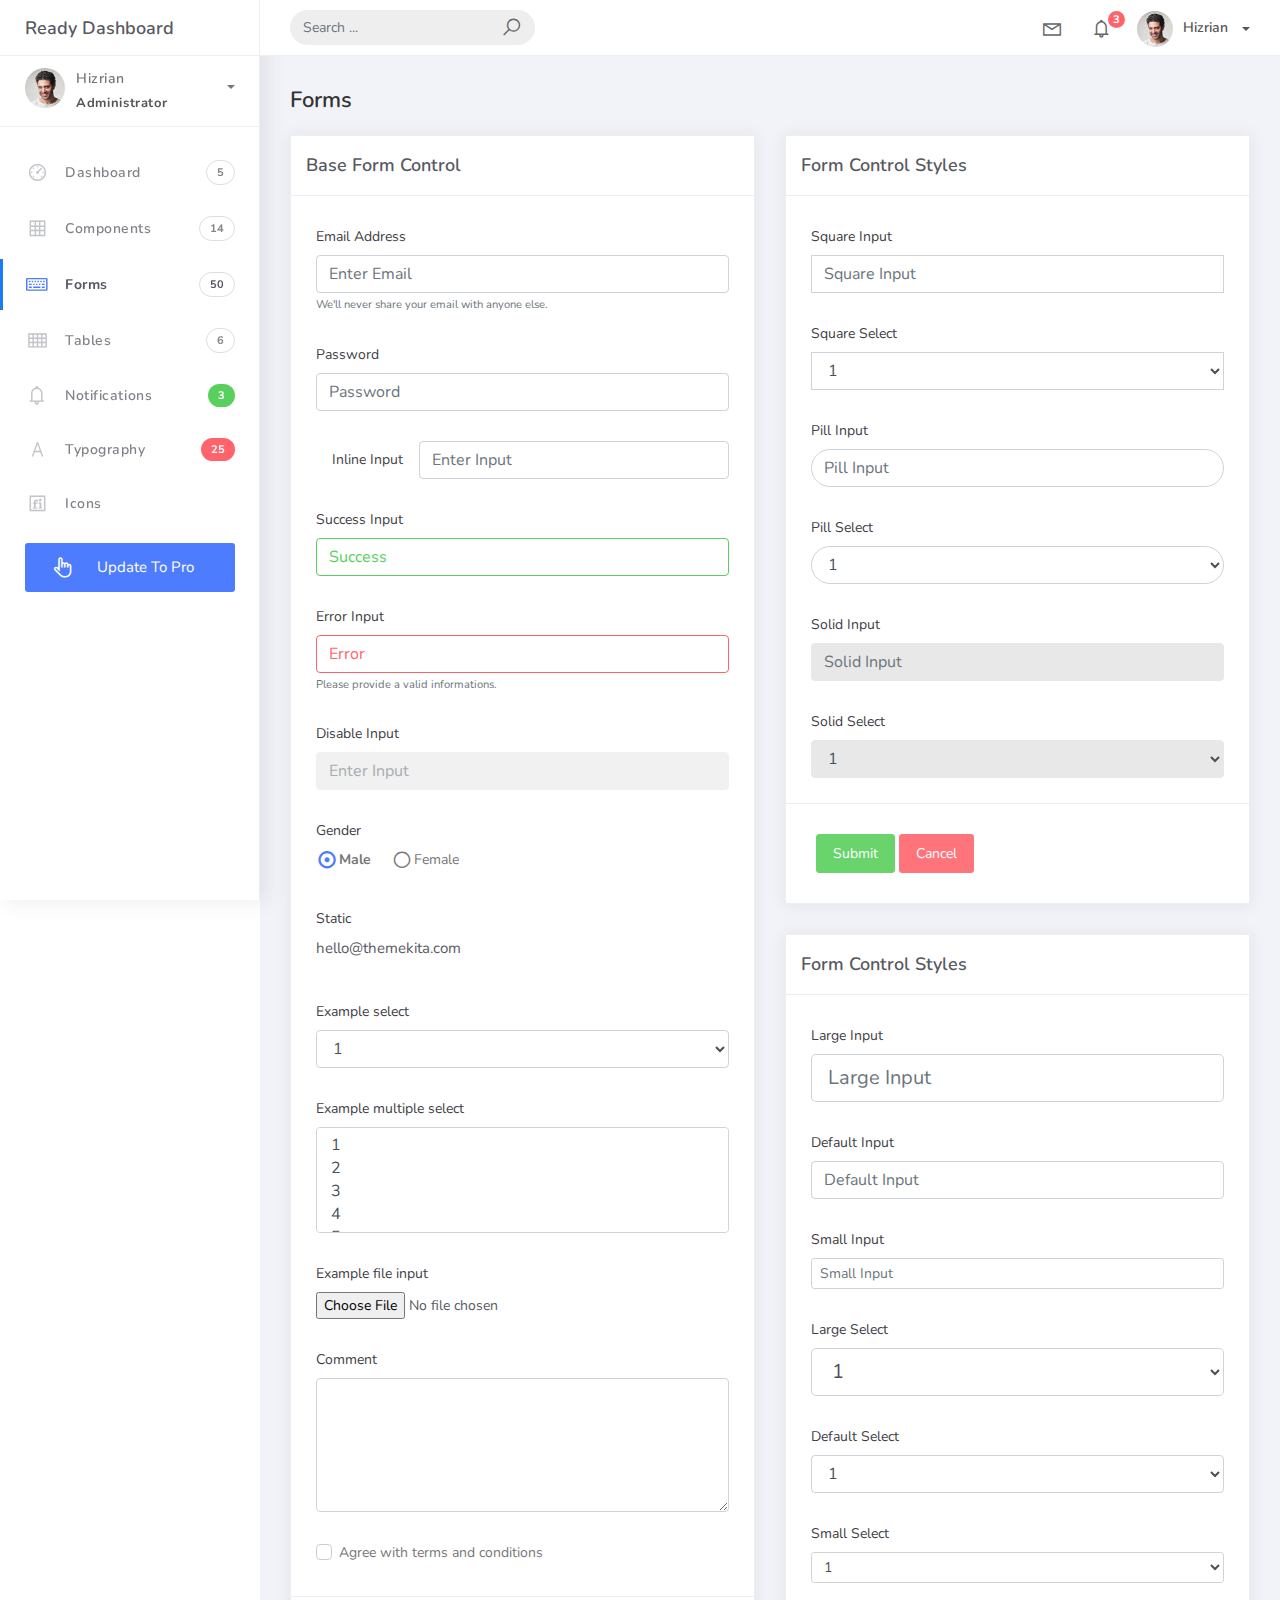
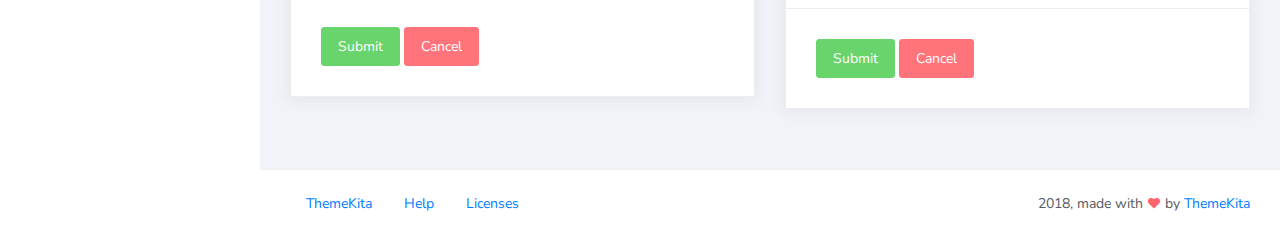
<file: forms.html>
<!DOCTYPE html>
<html>
<head>
	<meta http-equiv="X-UA-Compatible" content="IE=edge,chrome=1" />
	<title>Forms - Ready Bootstrap Dashboard</title>
	<meta content='width=device-width, initial-scale=1.0, maximum-scale=1.0, user-scalable=0, shrink-to-fit=no' name='viewport' />
	<link rel="stylesheet" href="assets/css/bootstrap.min.css">
	<link rel="stylesheet" href="https://fonts.googleapis.com/css?family=Nunito:200,200i,300,300i,400,400i,600,600i,700,700i,800,800i,900,900i">
	<link rel="stylesheet" href="assets/css/ready.css">
	<link rel="stylesheet" href="assets/css/demo.css">
</head>
<body>
	<div class="wrapper">
		<div class="main-header">
			<div class="logo-header">
				<a href="index.html" class="logo">
					Ready Dashboard
				</a>
				<button class="navbar-toggler sidenav-toggler ml-auto" type="button" data-toggle="collapse" data-target="collapse" aria-controls="sidebar" aria-expanded="false" aria-label="Toggle navigation">
					<span class="navbar-toggler-icon"></span>
				</button>
				<button class="topbar-toggler more"><i class="la la-ellipsis-v"></i></button>
			</div>
			<nav class="navbar navbar-header navbar-expand-lg">
				<div class="container-fluid">
					
					<form class="navbar-left navbar-form nav-search mr-md-3" action="">
						<div class="input-group">
							<input type="text" placeholder="Search ..." class="form-control">
							<div class="input-group-append">
								<span class="input-group-text">
									<i class="la la-search search-icon"></i>
								</span>
							</div>
						</div>
					</form>
					<ul class="navbar-nav topbar-nav ml-md-auto align-items-center">
						<li class="nav-item dropdown hidden-caret">
							<a class="nav-link dropdown-toggle" href="#" id="navbarDropdown" role="button" data-toggle="dropdown" aria-haspopup="true" aria-expanded="false">
								<i class="la la-envelope"></i>
							</a>
							<div class="dropdown-menu" aria-labelledby="navbarDropdown">
								<a class="dropdown-item" href="#">Action</a>
								<a class="dropdown-item" href="#">Another action</a>
								<div class="dropdown-divider"></div>
								<a class="dropdown-item" href="#">Something else here</a>
							</div>
						</li>
						<li class="nav-item dropdown hidden-caret">
							<a class="nav-link dropdown-toggle" href="#" id="navbarDropdown" role="button" data-toggle="dropdown" aria-haspopup="true" aria-expanded="false">
								<i class="la la-bell"></i>
								<span class="notification">3</span>
							</a>
							<ul class="dropdown-menu notif-box" aria-labelledby="navbarDropdown">
								<li>
									<div class="dropdown-title">You have 4 new notification</div>
								</li>
								<li>
									<div class="notif-center">
										<a href="#">
											<div class="notif-icon notif-primary"> <i class="la la-user-plus"></i> </div>
											<div class="notif-content">
												<span class="block">
													New user registered
												</span>
												<span class="time">5 minutes ago</span> 
											</div>
										</a>
										<a href="#">
											<div class="notif-icon notif-success"> <i class="la la-comment"></i> </div>
											<div class="notif-content">
												<span class="block">
													Rahmad commented on Admin
												</span>
												<span class="time">12 minutes ago</span> 
											</div>
										</a>
										<a href="#">
											<div class="notif-img"> 
												<img src="assets/img/profile2.jpg" alt="Img Profile">
											</div>
											<div class="notif-content">
												<span class="block">
													Reza send messages to you
												</span>
												<span class="time">12 minutes ago</span> 
											</div>
										</a>
										<a href="#">
											<div class="notif-icon notif-danger"> <i class="la la-heart"></i> </div>
											<div class="notif-content">
												<span class="block">
													Farrah liked Admin
												</span>
												<span class="time">17 minutes ago</span> 
											</div>
										</a>
									</div>
								</li>
								<li>
									<a class="see-all" href="javascript:void(0);"> <strong>See all notifications</strong> <i class="la la-angle-right"></i> </a>
								</li>
							</ul>
						</li>
						<li class="nav-item dropdown">
							<a class="dropdown-toggle profile-pic" data-toggle="dropdown" href="#" aria-expanded="false"> <img src="assets/img/profile.jpg" alt="user-img" width="36" class="img-circle"><span >Hizrian</span></span> </a>
							<ul class="dropdown-menu dropdown-user">
								<li>
									<div class="user-box">
										<div class="u-img"><img src="assets/img/profile.jpg" alt="user"></div>
										<div class="u-text">
											<h4>Hizrian</h4>
											<p class="text-muted">hello@themekita.com</p><a href="profile.html" class="btn btn-rounded btn-danger btn-sm">View Profile</a></div>
										</div>
									</li>
									<div class="dropdown-divider"></div>
									<a class="dropdown-item" href="#"><i class="ti-user"></i> My Profile</a>
									<a class="dropdown-item" href="#"></i> My Balance</a>
									<a class="dropdown-item" href="#"><i class="ti-email"></i> Inbox</a>
									<div class="dropdown-divider"></div>
									<a class="dropdown-item" href="#"><i class="ti-settings"></i> Account Setting</a>
									<div class="dropdown-divider"></div>
									<a class="dropdown-item" href="#"><i class="fa fa-power-off"></i> Logout</a>
								</ul>
								<!-- /.dropdown-user -->
							</li>
						</ul>
					</div>
				</nav>
			</div>
			<div class="sidebar">
				<div class="scrollbar-inner sidebar-wrapper">
					<div class="user">
						<div class="photo">
							<img src="assets/img/profile.jpg">
						</div>
						<div class="info">
							<a class="" data-toggle="collapse" href="#collapseExample" aria-expanded="true">
								<span>
									Hizrian
									<span class="user-level">Administrator</span>
									<span class="caret"></span>
								</span>
							</a>
							<div class="clearfix"></div>

							<div class="collapse in" id="collapseExample" aria-expanded="true" style="">
								<ul class="nav">
									<li>
										<a href="#profile">
											<span class="link-collapse">My Profile</span>
										</a>
									</li>
									<li>
										<a href="#edit">
											<span class="link-collapse">Edit Profile</span>
										</a>
									</li>
									<li>
										<a href="#settings">
											<span class="link-collapse">Settings</span>
										</a>
									</li>
								</ul>
							</div>
						</div>
					</div>
					<ul class="nav">
						<li class="nav-item">
							<a href="index.html">
								<i class="la la-dashboard"></i>
								<p>Dashboard</p>
								<span class="badge badge-count">5</span>
							</a>
						</li>
						<li class="nav-item">
							<a href="components.html">
								<i class="la la-table"></i>
								<p>Components</p>
								<span class="badge badge-count">14</span>
							</a>
						</li>
						<li class="nav-item active">
							<a href="forms.html">
								<i class="la la-keyboard-o"></i>
								<p>Forms</p>
								<span class="badge badge-count">50</span>
							</a>
						</li>
						<li class="nav-item">
							<a href="tables.html">
								<i class="la la-th"></i>
								<p>Tables</p>
								<span class="badge badge-count">6</span>
							</a>
						</li>
						<li class="nav-item">
							<a href="notifications.html">
								<i class="la la-bell"></i>
								<p>Notifications</p>
								<span class="badge badge-success">3</span>
							</a>
						</li>
						<li class="nav-item">
							<a href="typography.html">
								<i class="la la-font"></i>
								<p>Typography</p>
								<span class="badge badge-danger">25</span>
							</a>
						</li>
						<li class="nav-item">
							<a href="icons.html">
								<i class="la la-fonticons"></i>
								<p>Icons</p>
							</a>
						</li>
						<li class="nav-item update-pro">
							<button  data-toggle="modal" data-target="#modalUpdate">
								<i class="la la-hand-pointer-o"></i>
								<p>Update To Pro</p>
							</button>
						</li>
					</ul>
				</div>
			</div>
			<div class="main-panel">
				<div class="content">
					<div class="container-fluid">
						<h4 class="page-title">Forms</h4>
						<div class="row">
							<div class="col-md-6">
								<div class="card">
									<div class="card-header">
										<div class="card-title">Base Form Control</div>
									</div>
									<div class="card-body">
										<div class="form-group">
											<label for="email">Email Address</label>
											<input type="email" class="form-control" id="email" placeholder="Enter Email">
											<small id="emailHelp" class="form-text text-muted">We'll never share your email with anyone else.</small>
										</div>
										<div class="form-group">
											<label for="password">Password</label>
											<input type="password" class="form-control" id="password" placeholder="Password">
										</div>
										<div class="form-group form-inline">
											<label for="inlineinput" class="col-md-3 col-form-label">Inline Input</label>
											<div class="col-md-9 p-0">
												<input type="text" class="form-control input-full" id="inlineinput" placeholder="Enter Input">
											</div>
										</div>
										<div class="form-group has-success">
											<label for="successInput">Success Input</label>
											<input type="text" id="successInput" value="Success" class="form-control">
										</div>
										<div class="form-group has-error has-feedback">
											<label for="errorInput">Error Input</label>
											<input type="text" id="errorInput" value="Error" class="form-control">
											<small id="emailHelp" class="form-text text-muted">Please provide a valid informations.</small>
										</div>
										<div class="form-group">
											<label for="disableinput">Disable Input</label>
											<input type="text" class="form-control" id="disableinput" placeholder="Enter Input" disabled>
										</div>
										<div class="form-check">
											<label>Gender</label><br/>
											<label class="form-radio-label">
												<input class="form-radio-input" type="radio" name="optionsRadios" value=""  checked="">
												<span class="form-radio-sign">Male</span>
											</label>
											<label class="form-radio-label ml-3">
												<input class="form-radio-input" type="radio" name="optionsRadios" value="">
												<span class="form-radio-sign">Female</span>
											</label>
										</div>
										<div class="form-group">
											<label class="control-label">
												Static
											</label> <!----> <p class="form-control-static">hello@themekita.com</p> <!---->  <!----></div>
											<div class="form-group">
												<label for="exampleFormControlSelect1">Example select</label>
												<select class="form-control" id="exampleFormControlSelect1">
													<option>1</option>
													<option>2</option>
													<option>3</option>
													<option>4</option>
													<option>5</option>
												</select>
											</div>
											<div class="form-group">
												<label for="exampleFormControlSelect2">Example multiple select</label>
												<select multiple class="form-control" id="exampleFormControlSelect2">
													<option>1</option>
													<option>2</option>
													<option>3</option>
													<option>4</option>
													<option>5</option>
												</select>
											</div>
											<div class="form-group">
												<label for="exampleFormControlFile1">Example file input</label>
												<input type="file" class="form-control-file" id="exampleFormControlFile1">
											</div>
											<div class="form-group">
												<label for="comment">Comment</label>
												<textarea class="form-control" id="comment" rows="5">

												</textarea>
											</div>
											<div class="form-check">
												<label class="form-check-label">
													<input class="form-check-input" type="checkbox" value="">
													<span class="form-check-sign">Agree with terms and conditions</span>
												</label>
											</div>
										</div>
										<div class="card-action">
											<button class="btn btn-success">Submit</button>
											<button class="btn btn-danger">Cancel</button>
										</div>
									</div>
								</div>
								<div class="col-md-6">
									<div class="card">
										<div class="card-header">
											<div class="card-title">Form Control Styles</div>
										</div>
										<div class="card-body">
											<div class="form-group">
												<label for="squareInput">Square Input</label>
												<input type="text" class="form-control input-square" id="squareInput" placeholder="Square Input">
											</div>
											<div class="form-group">
												<label for="squareSelect">Square Select</label>
												<select class="form-control input-square" id="squareSelect">
													<option>1</option>
													<option>2</option>
													<option>3</option>
													<option>4</option>
													<option>5</option>
												</select>
											</div>
											<div class="form-group">
												<label for="pillInput">Pill Input</label>
												<input type="text" class="form-control input-pill" id="pillInput" placeholder="Pill Input">
											</div>
											<div class="form-group">
												<label for="pillSelect">Pill Select</label>
												<select class="form-control input-pill" id="pillSelect">
													<option>1</option>
													<option>2</option>
													<option>3</option>
													<option>4</option>
													<option>5</option>
												</select>
											</div>
											<div class="form-group">
												<label for="solidInput">Solid Input</label>
												<input type="text" class="form-control input-solid" id="solidInput" placeholder="Solid Input">
											</div>
											<div class="form-group">
												<label for="solidSelect">Solid Select</label>
												<select class="form-control input-solid" id="solidSelect">
													<option>1</option>
													<option>2</option>
													<option>3</option>
													<option>4</option>
													<option>5</option>
												</select>
											</div>											
										</div>
										<div class="card-action">
											<button class="btn btn-success">Submit</button>
											<button class="btn btn-danger">Cancel</button>
										</div>
									</div>
									<div class="card">
										<div class="card-header">
											<div class="card-title">Form Control Styles</div>
										</div>
										<div class="card-body">
											<div class="form-group">
												<label for="largeInput">Large Input</label>
												<input type="text" class="form-control form-control-lg" id="largeInput" placeholder="Large Input">
											</div>
											<div class="form-group">
												<label for="largeInput">Default Input</label>
												<input type="text" class="form-control form-control" id="defaultInput" placeholder="Default Input">
											</div>
											<div class="form-group">
												<label for="smallInput">Small Input</label>
												<input type="text" class="form-control form-control-sm" id="smallInput" placeholder="Small Input">
											</div>
											<div class="form-group">
												<label for="largeSelect">Large Select</label>
												<select class="form-control form-control-lg" id="largeSelect">
													<option>1</option>
													<option>2</option>
													<option>3</option>
													<option>4</option>
													<option>5</option>
												</select>
											</div>
											<div class="form-group">
												<label for="defaultSelect">Default Select</label>
												<select class="form-control form-control" id="defaultSelect">
													<option>1</option>
													<option>2</option>
													<option>3</option>
													<option>4</option>
													<option>5</option>
												</select>
											</div>
											<div class="form-group">
												<label for="smallSelect">Small Select</label>
												<select class="form-control form-control-sm" id="smallSelect">
													<option>1</option>
													<option>2</option>
													<option>3</option>
													<option>4</option>
													<option>5</option>
												</select>
											</div>
										</div>
										<div class="card-action">
											<button class="btn btn-success">Submit</button>
											<button class="btn btn-danger">Cancel</button>
										</div>
									</div>
								</div>
							</div>
						</div>
					</div>
					<footer class="footer">
						<div class="container-fluid">
							<nav class="pull-left">
								<ul class="nav">
									<li class="nav-item">
										<a class="nav-link" href="http://www.themekita.com">
											ThemeKita
										</a>
									</li>
									<li class="nav-item">
										<a class="nav-link" href="#">
											Help
										</a>
									</li>
									<li class="nav-item">
										<a class="nav-link" href="#">
											Licenses
										</a>
									</li>
								</ul>
							</nav>
							<div class="copyright ml-auto">
								2018, made with <i class="la la-heart heart text-danger"></i> by <a href="http://www.themekita.com">ThemeKita</a>
							</div>				
						</div>
					</footer>
				</div>
			</div>
		</div>
	</div>
	<!-- Modal -->
	<div class="modal fade" id="modalUpdate" tabindex="-1" role="dialog" aria-labelledby="modalUpdatePro" aria-hidden="true">
		<div class="modal-dialog modal-dialog-centered" role="document">
			<div class="modal-content">
				<div class="modal-header bg-primary">
					<h6 class="modal-title"><i class="la la-frown-o"></i> Under Development</h6>
					<button type="button" class="close" data-dismiss="modal" aria-label="Close">
						<span aria-hidden="true">&times;</span>
					</button>
				</div>
				<div class="modal-body text-center">									
					<p>Currently the pro version of the <b>Ready Dashboard</b> Bootstrap is in progress development</p>
					<p>
					<b>We'll let you know when it's done</b></p>
				</div>
				<div class="modal-footer">
					<button type="button" class="btn btn-secondary" data-dismiss="modal">Close</button>
				</div>
			</div>
		</div>
	</div>
</body>
<script src="assets/js/core/jquery.3.2.1.min.js"></script>
<script src="assets/js/plugin/jquery-ui-1.12.1.custom/jquery-ui.min.js"></script>
<script src="assets/js/core/popper.min.js"></script>
<script src="assets/js/core/bootstrap.min.js"></script>
<script src="assets/js/plugin/chartist/chartist.min.js"></script>
<script src="assets/js/plugin/chartist/plugin/chartist-plugin-tooltip.min.js"></script>
<script src="assets/js/plugin/bootstrap-notify/bootstrap-notify.min.js"></script>
<script src="assets/js/plugin/bootstrap-toggle/bootstrap-toggle.min.js"></script>
<script src="assets/js/plugin/jquery-mapael/jquery.mapael.min.js"></script>
<script src="assets/js/plugin/jquery-mapael/maps/world_countries.min.js"></script>
<script src="assets/js/plugin/chart-circle/circles.min.js"></script>
<script src="assets/js/plugin/jquery-scrollbar/jquery.scrollbar.min.js"></script>
<script src="assets/js/ready.min.js"></script>
</html>
</file>
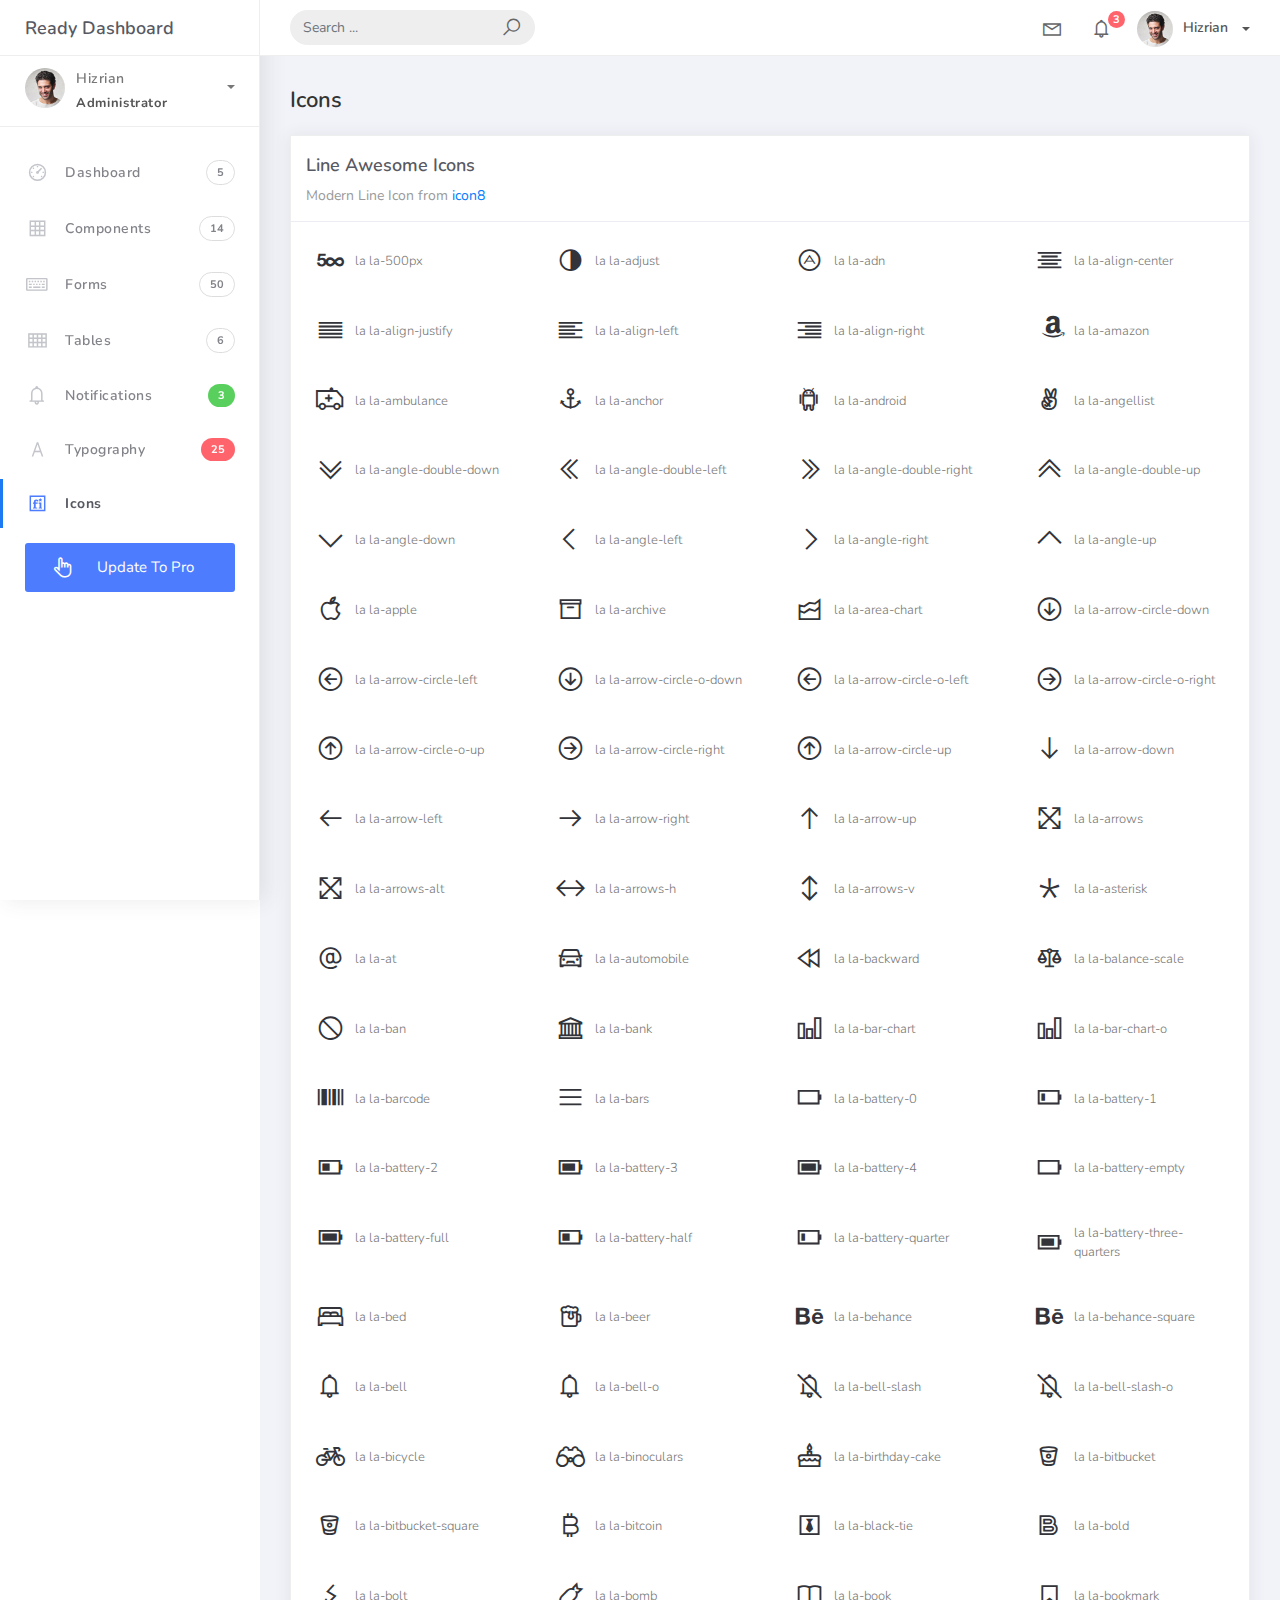
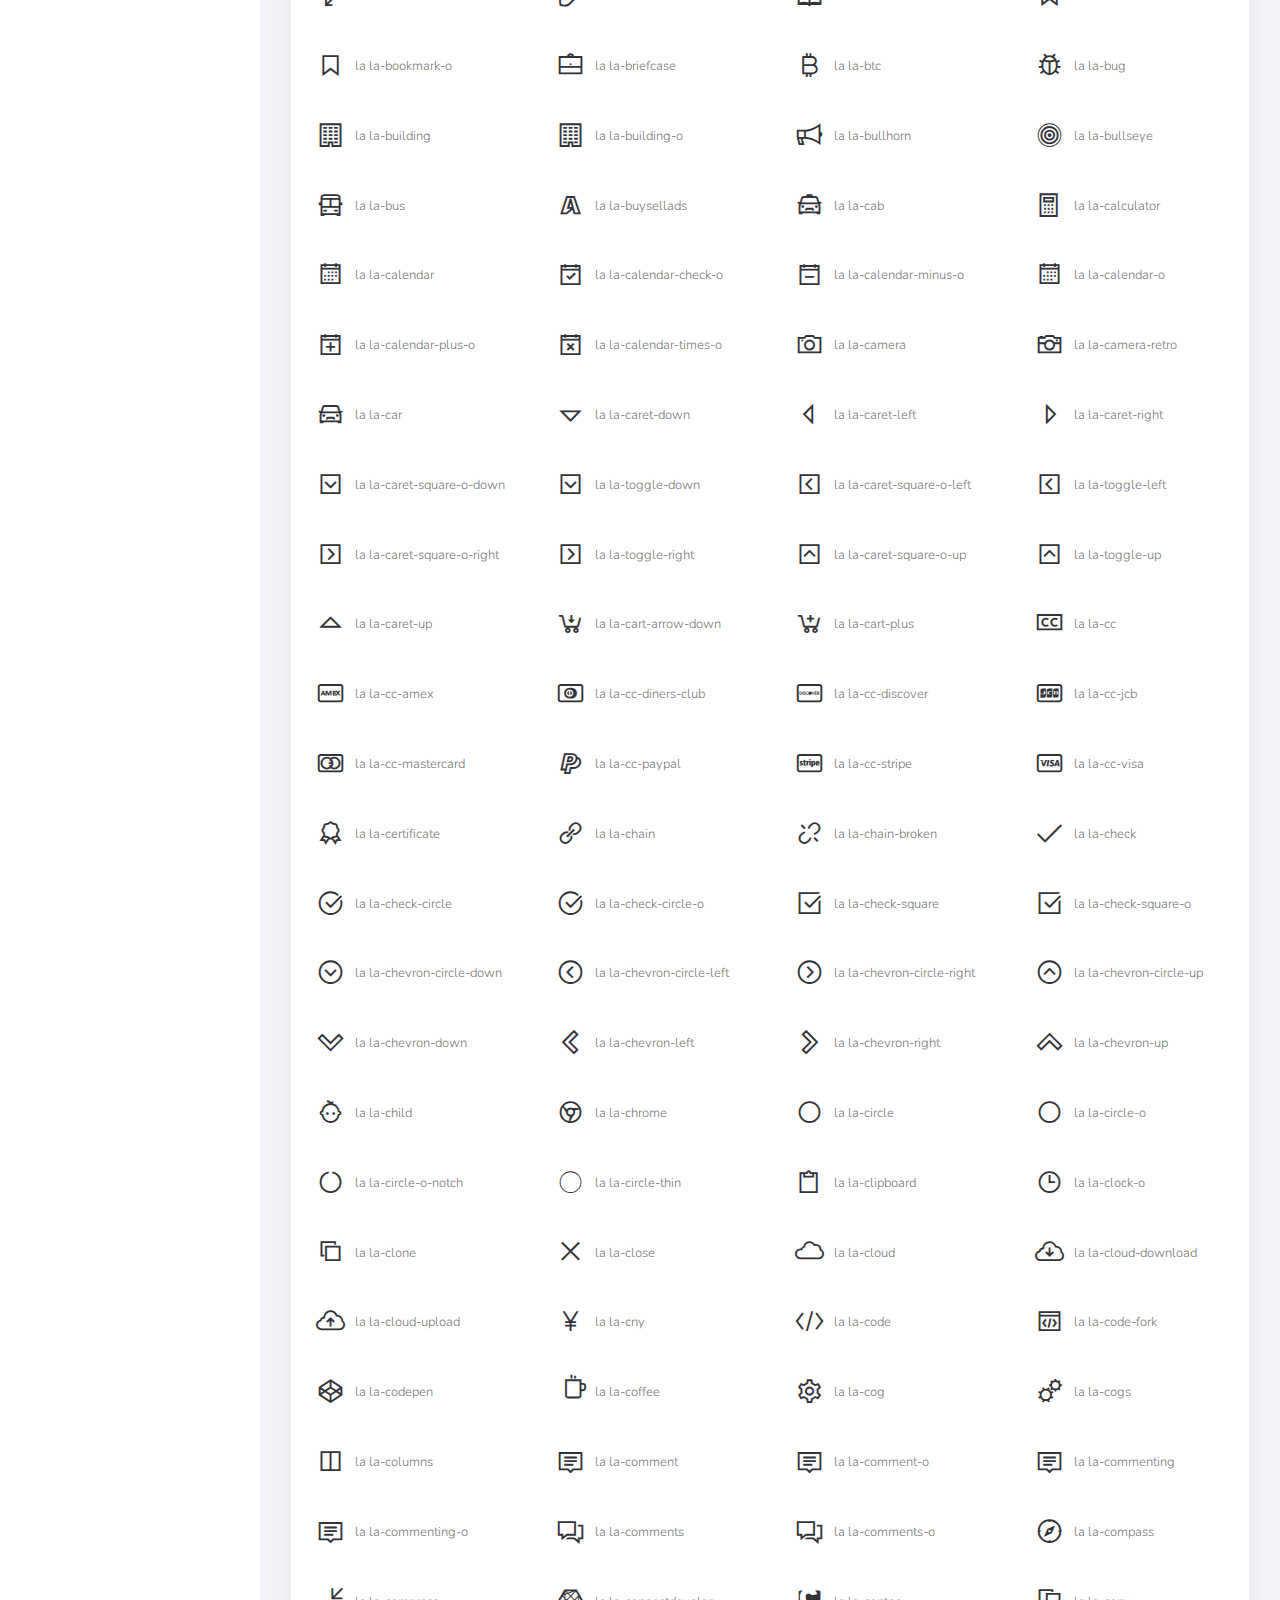
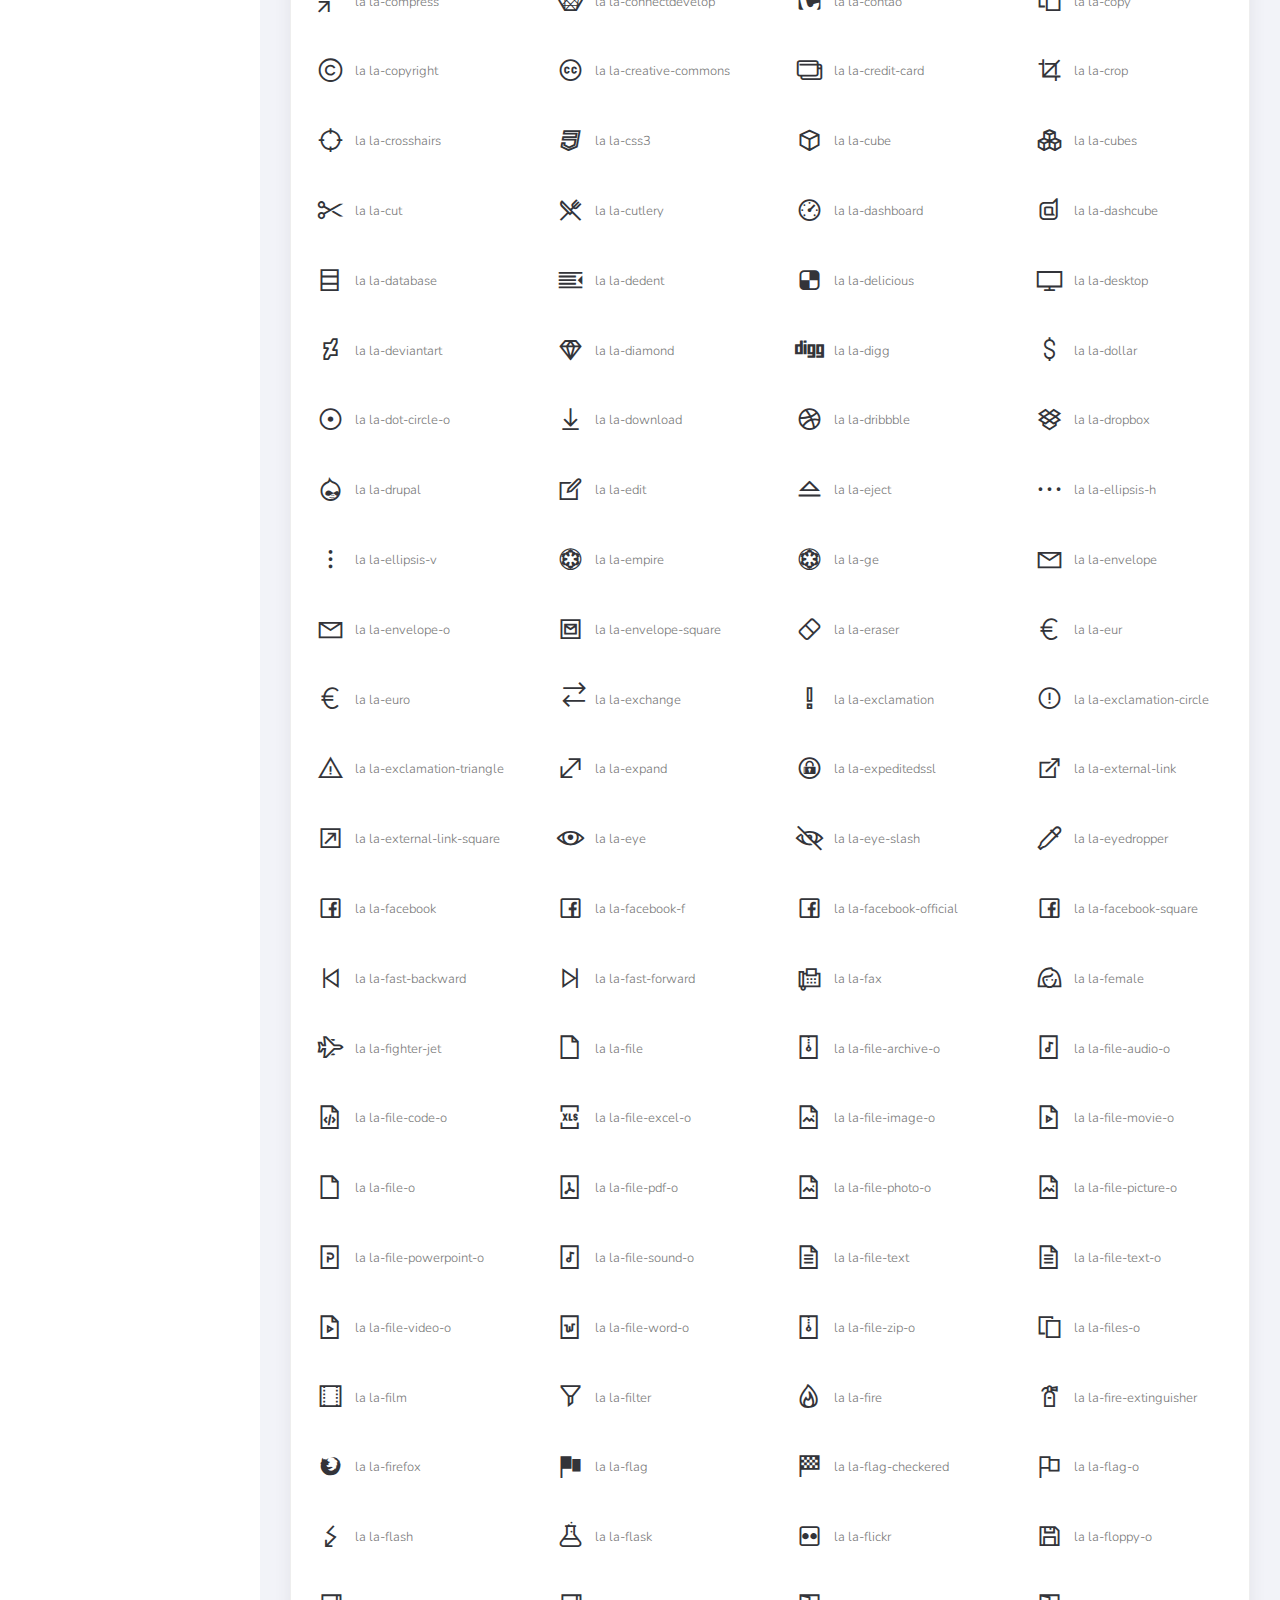
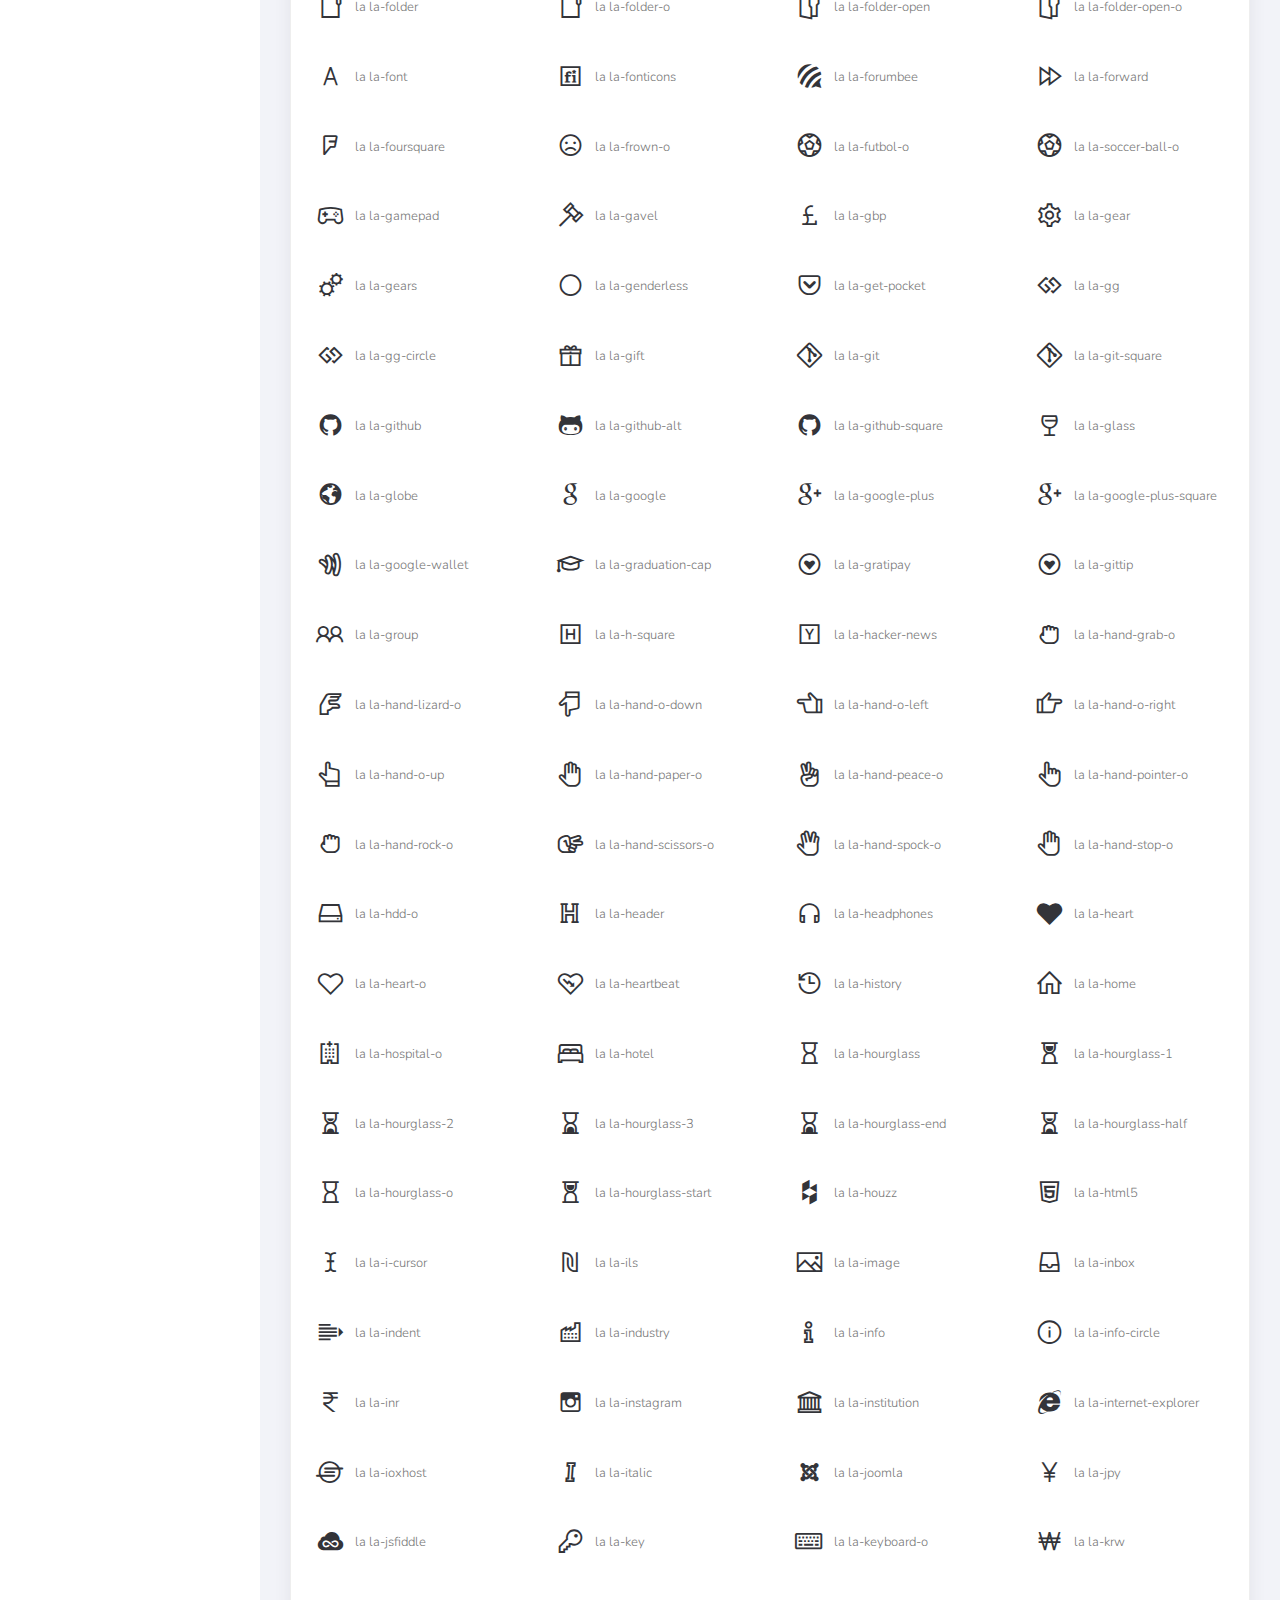
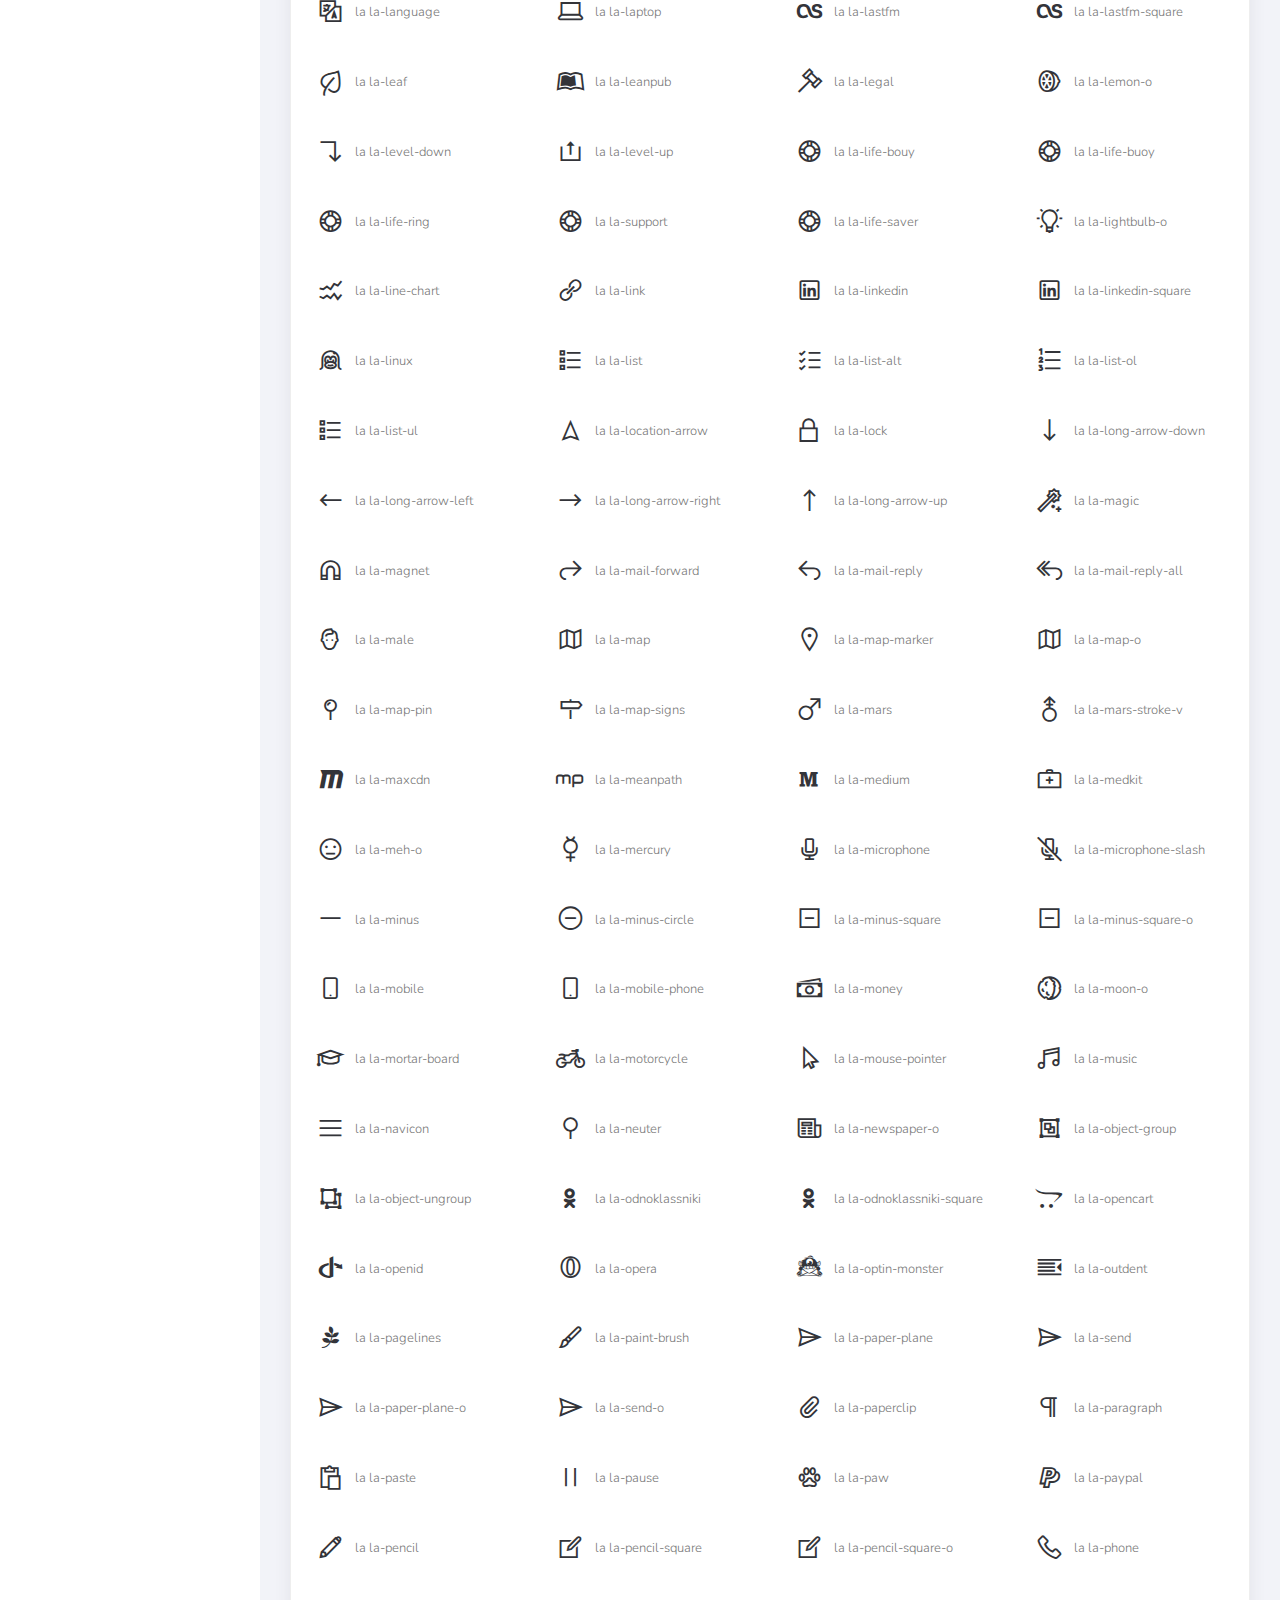
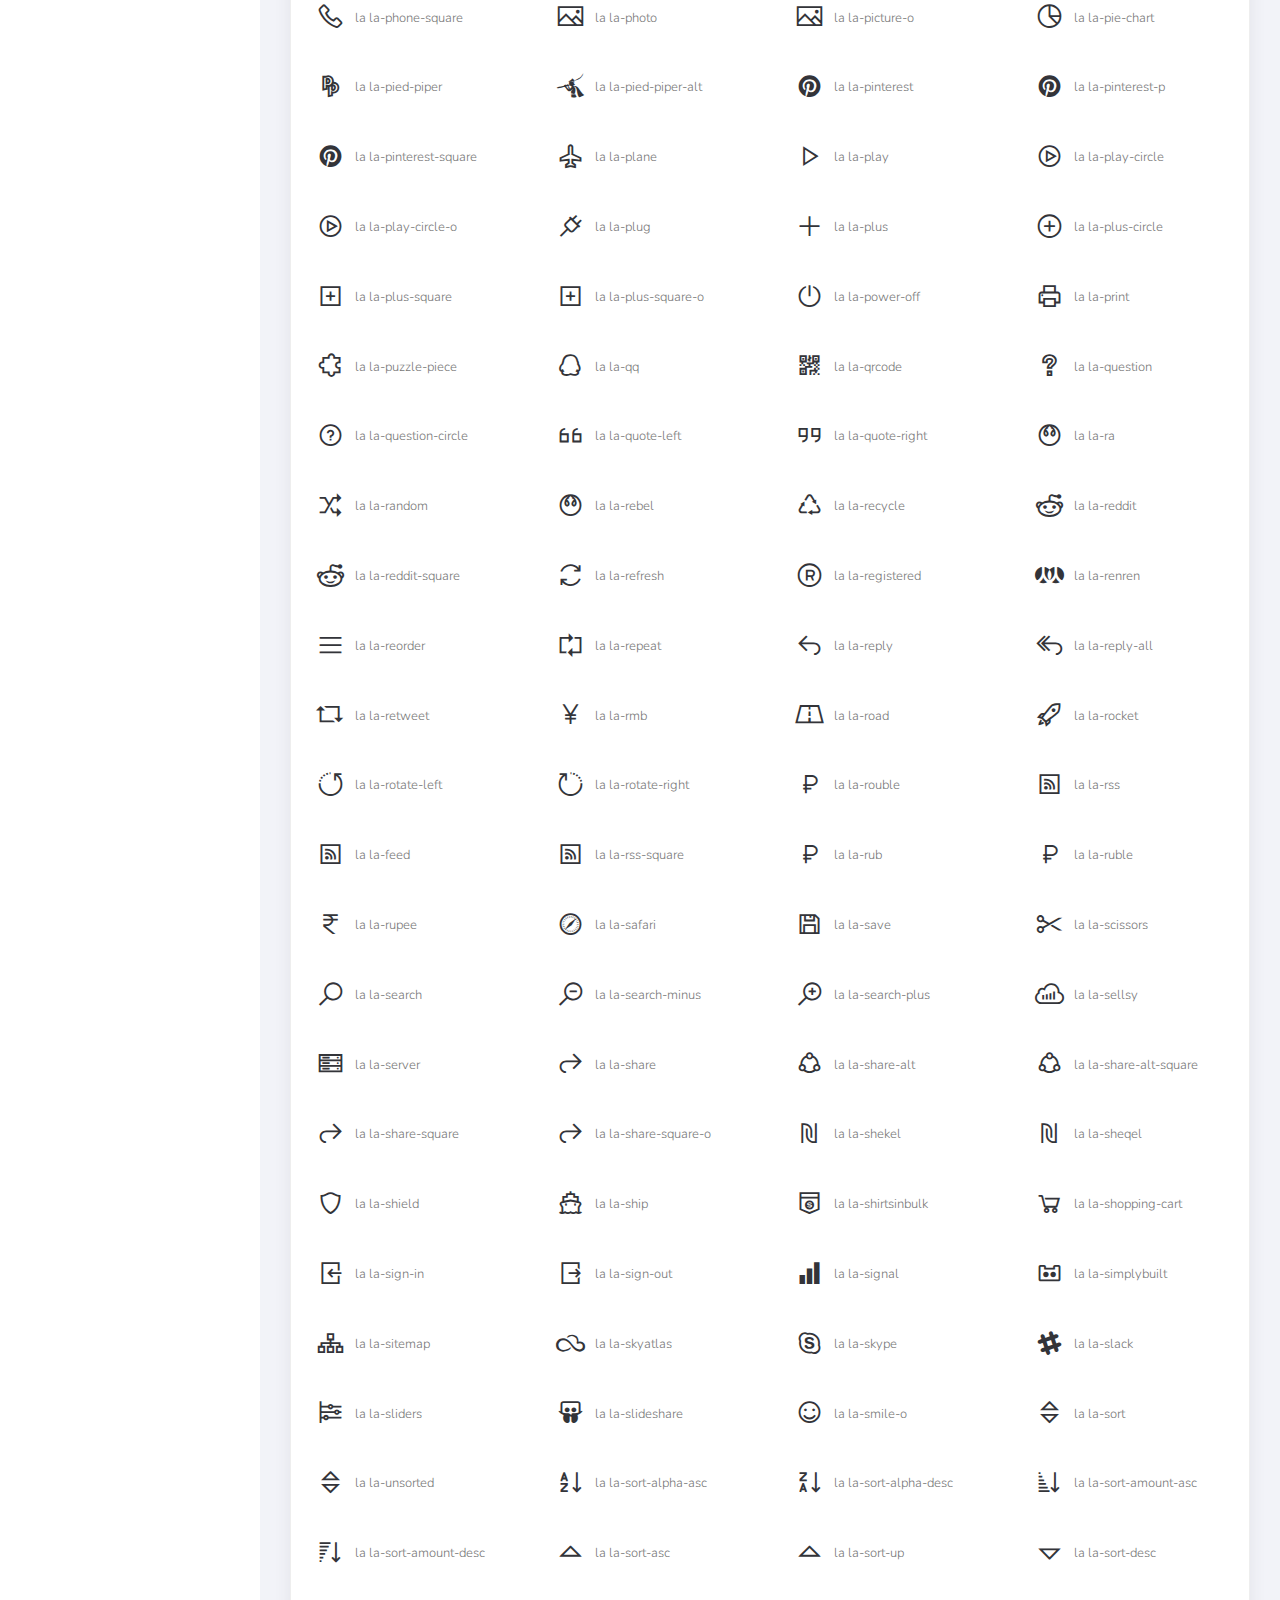
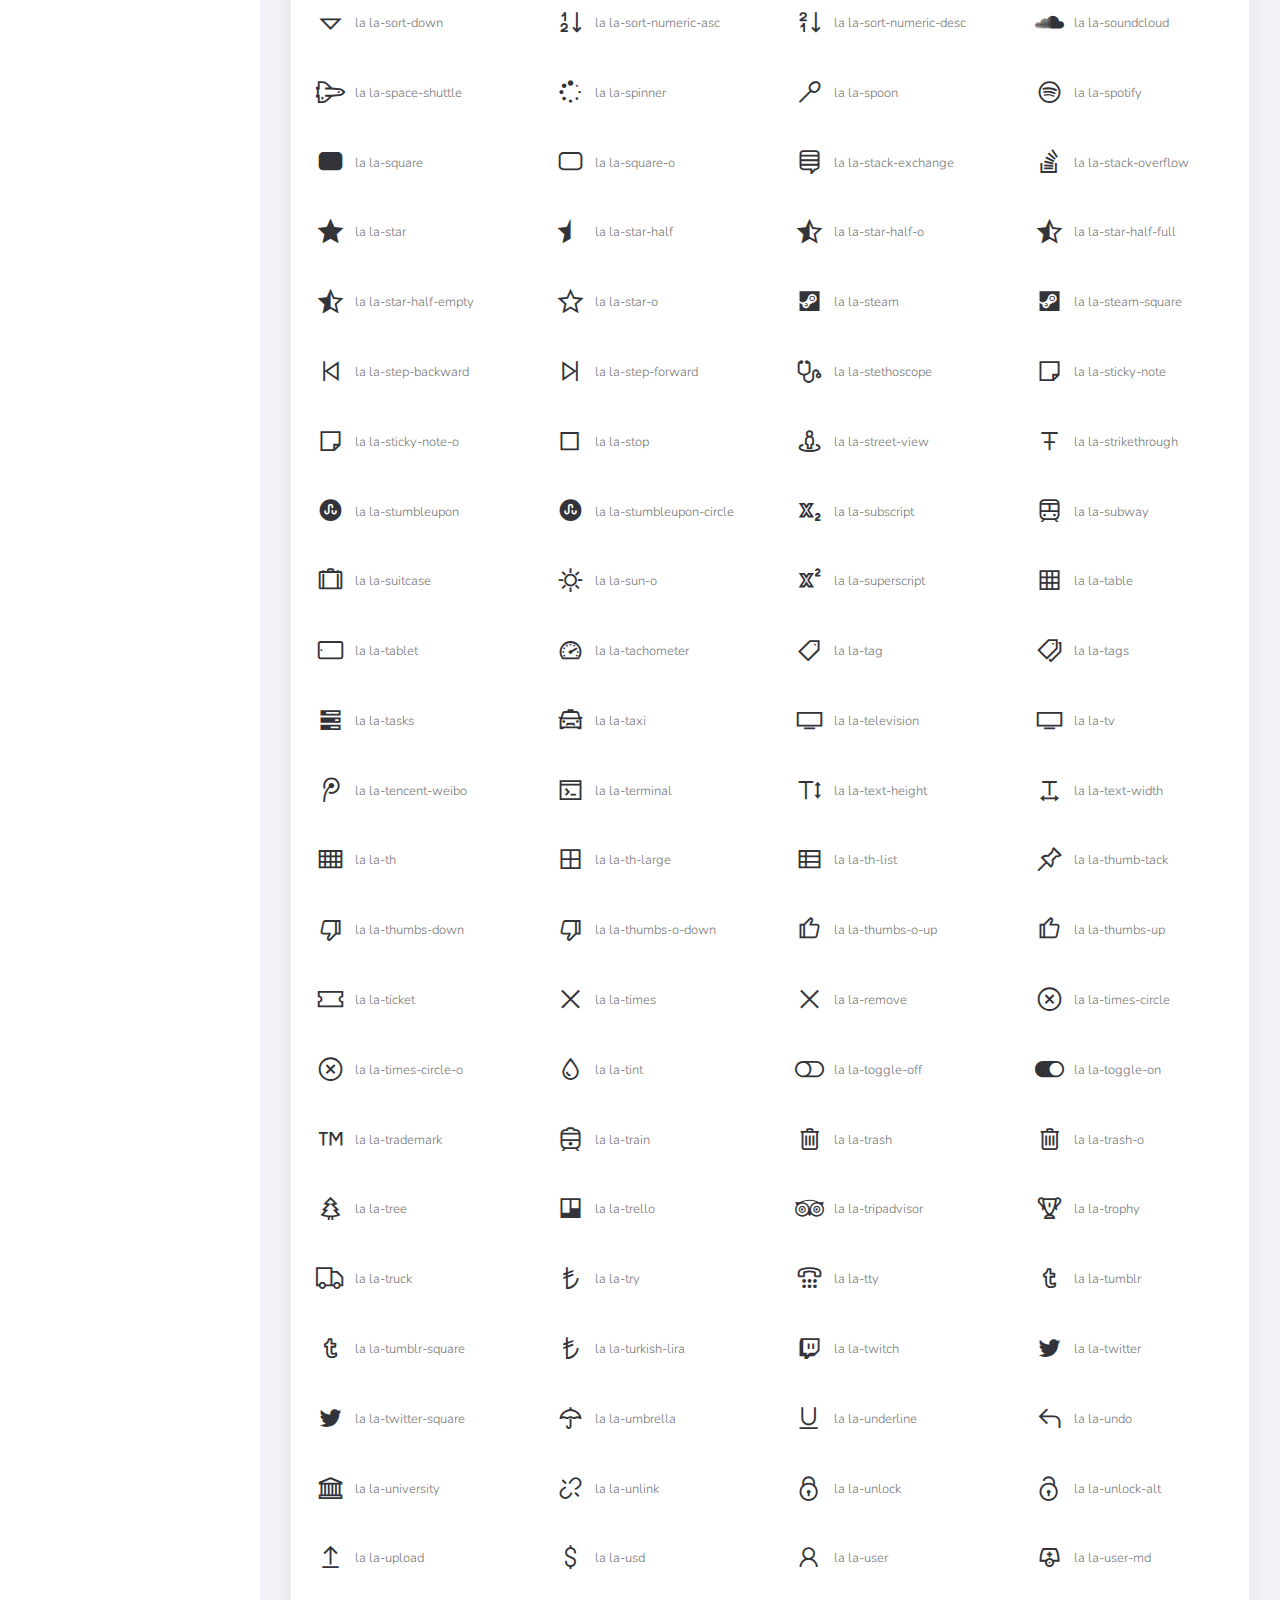
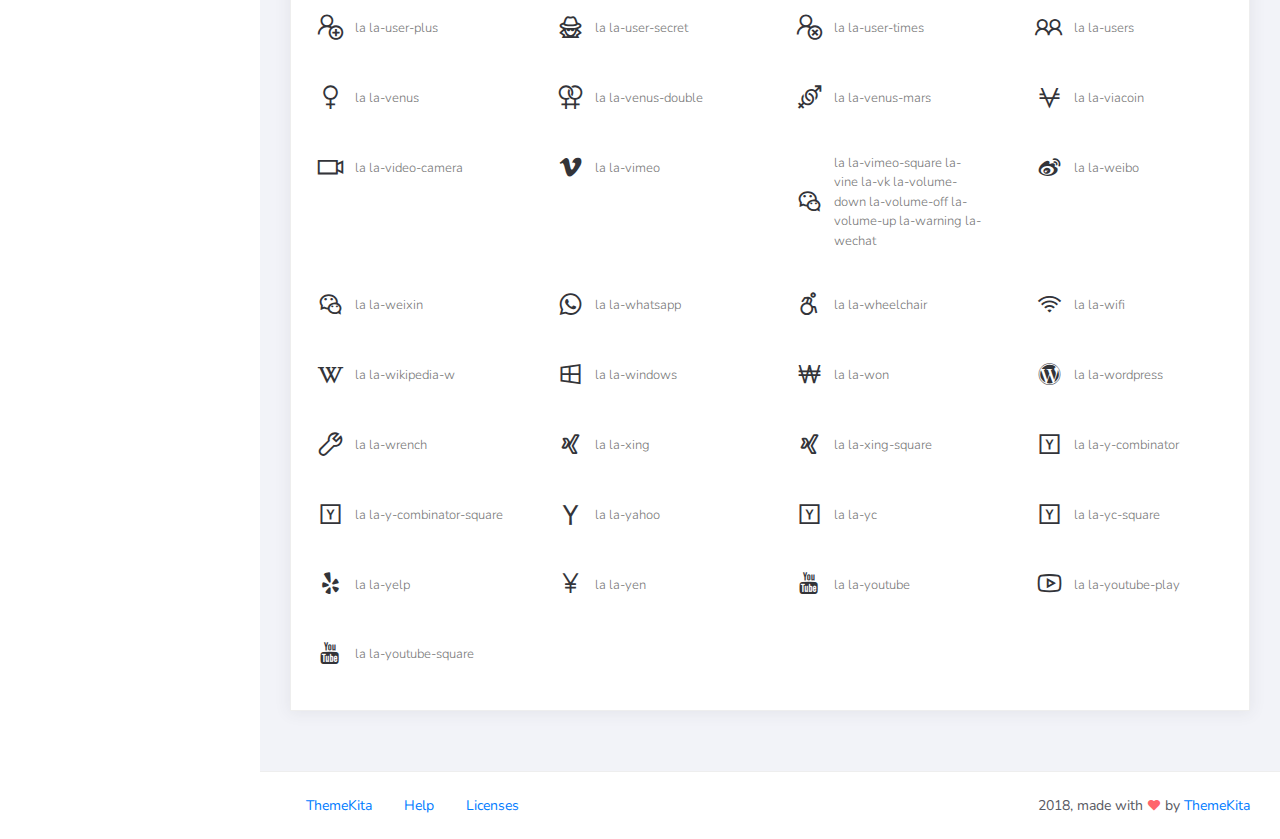
<file: icons.html>
<!DOCTYPE html>
<html>
<head>
	<meta http-equiv="X-UA-Compatible" content="IE=edge,chrome=1" />
	<title>Icons - Ready Bootstrap Dashboard</title>
	<meta content='width=device-width, initial-scale=1.0, maximum-scale=1.0, user-scalable=0, shrink-to-fit=no' name='viewport' />
	<link rel="stylesheet" href="assets/css/bootstrap.min.css">
	<link rel="stylesheet" href="https://fonts.googleapis.com/css?family=Nunito:200,200i,300,300i,400,400i,600,600i,700,700i,800,800i,900,900i">
	<link rel="stylesheet" href="assets/css/ready.css">
	<link rel="stylesheet" href="assets/css/demo.css">
</head>
<body>
	<div class="wrapper">
		<div class="main-header">
			<div class="logo-header">
				<a href="index.html" class="logo">
					Ready Dashboard
				</a>
				<button class="navbar-toggler sidenav-toggler ml-auto" type="button" data-toggle="collapse" data-target="collapse" aria-controls="sidebar" aria-expanded="false" aria-label="Toggle navigation">
					<span class="navbar-toggler-icon"></span>
				</button>
				<button class="topbar-toggler more"><i class="la la-ellipsis-v"></i></button>
			</div>
			<nav class="navbar navbar-header navbar-expand-lg">
				<div class="container-fluid">
					
					<form class="navbar-left navbar-form nav-search mr-md-3" action="">
						<div class="input-group">
							<input type="text" placeholder="Search ..." class="form-control">
							<div class="input-group-append">
								<span class="input-group-text">
									<i class="la la-search search-icon"></i>
								</span>
							</div>
						</div>
					</form>
					<ul class="navbar-nav topbar-nav ml-md-auto align-items-center">
						<li class="nav-item dropdown hidden-caret">
							<a class="nav-link dropdown-toggle" href="#" id="navbarDropdown" role="button" data-toggle="dropdown" aria-haspopup="true" aria-expanded="false">
								<i class="la la-envelope"></i>
							</a>
							<div class="dropdown-menu" aria-labelledby="navbarDropdown">
								<a class="dropdown-item" href="#">Action</a>
								<a class="dropdown-item" href="#">Another action</a>
								<div class="dropdown-divider"></div>
								<a class="dropdown-item" href="#">Something else here</a>
							</div>
						</li>
						<li class="nav-item dropdown hidden-caret">
							<a class="nav-link dropdown-toggle" href="#" id="navbarDropdown" role="button" data-toggle="dropdown" aria-haspopup="true" aria-expanded="false">
								<i class="la la-bell"></i>
								<span class="notification">3</span>
							</a>
							<ul class="dropdown-menu notif-box" aria-labelledby="navbarDropdown">
								<li>
									<div class="dropdown-title">You have 4 new notification</div>
								</li>
								<li>
									<div class="notif-center">
										<a href="#">
											<div class="notif-icon notif-primary"> <i class="la la-user-plus"></i> </div>
											<div class="notif-content">
												<span class="block">
													New user registered
												</span>
												<span class="time">5 minutes ago</span> 
											</div>
										</a>
										<a href="#">
											<div class="notif-icon notif-success"> <i class="la la-comment"></i> </div>
											<div class="notif-content">
												<span class="block">
													Rahmad commented on Admin
												</span>
												<span class="time">12 minutes ago</span> 
											</div>
										</a>
										<a href="#">
											<div class="notif-img"> 
												<img src="assets/img/profile2.jpg" alt="Img Profile">
											</div>
											<div class="notif-content">
												<span class="block">
													Reza send messages to you
												</span>
												<span class="time">12 minutes ago</span> 
											</div>
										</a>
										<a href="#">
											<div class="notif-icon notif-danger"> <i class="la la-heart"></i> </div>
											<div class="notif-content">
												<span class="block">
													Farrah liked Admin
												</span>
												<span class="time">17 minutes ago</span> 
											</div>
										</a>
									</div>
								</li>
								<li>
									<a class="see-all" href="javascript:void(0);"> <strong>See all notifications</strong> <i class="la la-angle-right"></i> </a>
								</li>
							</ul>
						</li>
						<li class="nav-item dropdown">
							<a class="dropdown-toggle profile-pic" data-toggle="dropdown" href="#" aria-expanded="false"> <img src="assets/img/profile.jpg" alt="user-img" width="36" class="img-circle"><span >Hizrian</span></span> </a>
							<ul class="dropdown-menu dropdown-user">
								<li>
									<div class="user-box">
										<div class="u-img"><img src="assets/img/profile.jpg" alt="user"></div>
										<div class="u-text">
											<h4>Hizrian</h4>
											<p class="text-muted">hello@themekita.com</p><a href="profile.html" class="btn btn-rounded btn-danger btn-sm">View Profile</a></div>
										</div>
									</li>
									<div class="dropdown-divider"></div>
									<a class="dropdown-item" href="#"><i class="ti-user"></i> My Profile</a>
									<a class="dropdown-item" href="#"></i> My Balance</a>
									<a class="dropdown-item" href="#"><i class="ti-email"></i> Inbox</a>
									<div class="dropdown-divider"></div>
									<a class="dropdown-item" href="#"><i class="ti-settings"></i> Account Setting</a>
									<div class="dropdown-divider"></div>
									<a class="dropdown-item" href="#"><i class="fa fa-power-off"></i> Logout</a>
								</ul>
								<!-- /.dropdown-user -->
							</li>
						</ul>
					</div>
				</nav>
			</div>
			<div class="sidebar">
				<div class="scrollbar-inner sidebar-wrapper">
					<div class="user">
						<div class="photo">
							<img src="assets/img/profile.jpg">
						</div>
						<div class="info">
							<a class="" data-toggle="collapse" href="#collapseExample" aria-expanded="true">
								<span>
									Hizrian
									<span class="user-level">Administrator</span>
									<span class="caret"></span>
								</span>
							</a>
							<div class="clearfix"></div>

							<div class="collapse in" id="collapseExample" aria-expanded="true" style="">
								<ul class="nav">
									<li>
										<a href="#profile">
											<span class="link-collapse">My Profile</span>
										</a>
									</li>
									<li>
										<a href="#edit">
											<span class="link-collapse">Edit Profile</span>
										</a>
									</li>
									<li>
										<a href="#settings">
											<span class="link-collapse">Settings</span>
										</a>
									</li>
								</ul>
							</div>
						</div>
					</div>
					<ul class="nav">
						<li class="nav-item">
							<a href="index.html">
								<i class="la la-dashboard"></i>
								<p>Dashboard</p>
								<span class="badge badge-count">5</span>
							</a>
						</li>
						<li class="nav-item">
							<a href="components.html">
								<i class="la la-table"></i>
								<p>Components</p>
								<span class="badge badge-count">14</span>
							</a>
						</li>
						<li class="nav-item">
							<a href="forms.html">
								<i class="la la-keyboard-o"></i>
								<p>Forms</p>
								<span class="badge badge-count">50</span>
							</a>
						</li>
						<li class="nav-item">
							<a href="tables.html">
								<i class="la la-th"></i>
								<p>Tables</p>
								<span class="badge badge-count">6</span>
							</a>
						</li>
						<li class="nav-item">
							<a href="notifications.html">
								<i class="la la-bell"></i>
								<p>Notifications</p>
								<span class="badge badge-success">3</span>
							</a>
						</li>
						<li class="nav-item">
							<a href="typography.html">
								<i class="la la-font"></i>
								<p>Typography</p>
								<span class="badge badge-danger">25</span>
							</a>
						</li>
						<li class="nav-item active">
							<a href="icons.html">
								<i class="la la-fonticons"></i>
								<p>Icons</p>
							</a>
						</li>
						<li class="nav-item update-pro">
							<button  data-toggle="modal" data-target="#modalUpdate">
								<i class="la la-hand-pointer-o"></i>
								<p>Update To Pro</p>
							</button>
						</li>
					</ul>
				</div>
			</div>
			<div class="main-panel">
				<div class="content">
					<div class="container-fluid">
						<h4 class="page-title">Icons</h4>
						<div class="row">
							<div class="col-md-12">
								<div class="card">
									<div class="card-header">
										<div class="card-title">Line Awesome Icons</div>
										<div class="card-category">Modern Line Icon from <a class="link" href="https://icons8.com/line-awesome">icon8</a></div>
									</div>
									<div class="card-body">
										<div id="row-demo-icon" class="row">
										</div>
									</div>
								</div>
							</div>
						</div>
					</div>
				</div>
				<footer class="footer">
					<div class="container-fluid">
						<nav class="pull-left">
							<ul class="nav">
								<li class="nav-item">
									<a class="nav-link" href="http://www.themekita.com">
										ThemeKita
									</a>
								</li>
								<li class="nav-item">
									<a class="nav-link" href="#">
										Help
									</a>
								</li>
								<li class="nav-item">
									<a class="nav-link" href="https://themewagon.com/license/#free-item">
										Licenses
									</a>
								</li>
							</ul>
						</nav>
						<div class="copyright ml-auto">
							2018, made with <i class="la la-heart heart text-danger"></i> by <a href="http://www.themekita.com">ThemeKita</a>
						</div>				
					</div>
				</footer>
			</div>
		</div>
	</div>
	<!-- Modal -->
	<div class="modal fade" id="modalUpdate" tabindex="-1" role="dialog" aria-labelledby="modalUpdatePro" aria-hidden="true">
		<div class="modal-dialog modal-dialog-centered" role="document">
			<div class="modal-content">
				<div class="modal-header bg-primary">
					<h6 class="modal-title"><i class="la la-frown-o"></i> Under Development</h6>
					<button type="button" class="close" data-dismiss="modal" aria-label="Close">
						<span aria-hidden="true">&times;</span>
					</button>
				</div>
				<div class="modal-body text-center">									
					<p>Currently the pro version of the <b>Ready Dashboard</b> Bootstrap is in progress development</p>
					<p>
					<b>We'll let you know when it's done</b></p>
				</div>
				<div class="modal-footer">
					<button type="button" class="btn btn-secondary" data-dismiss="modal">Close</button>
				</div>
			</div>
		</div>
	</div>
</body>
<script src="assets/js/core/jquery.3.2.1.min.js"></script>
<script src="assets/js/plugin/jquery-ui-1.12.1.custom/jquery-ui.min.js"></script>
<script src="assets/js/core/popper.min.js"></script>
<script src="assets/js/core/bootstrap.min.js"></script>
<script src="assets/js/plugin/chartist/chartist.min.js"></script>
<script src="assets/js/plugin/chartist/plugin/chartist-plugin-tooltip.min.js"></script>
<script src="assets/js/plugin/bootstrap-notify/bootstrap-notify.min.js"></script>
<script src="assets/js/plugin/bootstrap-toggle/bootstrap-toggle.min.js"></script>
<script src="assets/js/plugin/jquery-mapael/jquery.mapael.min.js"></script>
<script src="assets/js/plugin/jquery-mapael/maps/world_countries.min.js"></script>
<script src="assets/js/plugin/chart-circle/circles.min.js"></script>
<script src="assets/js/plugin/jquery-scrollbar/jquery.scrollbar.min.js"></script>
<script src="assets/js/ready.min.js"></script>
<script type="text/javascript">
	var iconClass = ['la-500px', 'la-adjust', 'la-adn', 'la-align-center', 'la-align-justify',
	'la-align-left', 'la-align-right', 'la-amazon', 'la-ambulance', 'la-anchor', 'la-android', 'la-angellist', 'la-angle-double-down', 'la-angle-double-left', 'la-angle-double-right', 'la-angle-double-up', 'la-angle-down', 'la-angle-left', 'la-angle-right', 'la-angle-up', 'la-apple', 'la-archive', 'la-area-chart', ' la-arrow-circle-down', 'la-arrow-circle-left', 'la-arrow-circle-o-down', 'la-arrow-circle-o-left', 'la-arrow-circle-o-right', 'la-arrow-circle-o-up', 'la-arrow-circle-right', 'la-arrow-circle-up', 'la-arrow-down', 'la-arrow-left', 'la-arrow-right', 'la-arrow-up', 'la-arrows', 'la-arrows-alt', 'la-arrows-h', 'la-arrows-v', 'la-asterisk', 'la-at', 'la-automobile', 'la-backward', 'la-balance-scale', 'la-ban', 'la-bank', 'la-bar-chart', 'la-bar-chart-o', 'la-barcode', 'la-bars', 'la-battery-0', 'la-battery-1', 'la-battery-2', 'la-battery-3', 'la-battery-4', 'la-battery-empty', 'la-battery-full', 'la-battery-half', 'la-battery-quarter', 'la-battery-three-quarters', 'la-bed', 'la-beer', 'la-behance', 'la-behance-square', 'la-bell', 'la-bell-o', 'la-bell-slash', 'la-bell-slash-o', 'la-bicycle', 'la-binoculars', 'la-birthday-cake', 'la-bitbucket', 'la-bitbucket-square', 'la-bitcoin', 'la-black-tie', 'la-bold', 'la-bolt', 'la-bomb', 'la-book', 'la-bookmark', 'la-bookmark-o', 'la-briefcase', 'la-btc', 'la-bug', 'la-building', 'la-building-o', 'la-bullhorn', 'la-bullseye', 'la-bus', 'la-buysellads', 'la-cab', 'la-calculator', 'la-calendar', 'la-calendar-check-o', 'la-calendar-minus-o', 'la-calendar-o', 'la-calendar-plus-o', 'la-calendar-times-o', 'la-camera', 'la-camera-retro', 'la-car', 'la-caret-down', 'la-caret-left', 'la-caret-right', 'la-caret-square-o-down', 'la-toggle-down', 'la-caret-square-o-left', 'la-toggle-left', 'la-caret-square-o-right', 'la-toggle-right', 'la-caret-square-o-up', 'la-toggle-up', 'la-caret-up', 'la-cart-arrow-down', 'la-cart-plus', 'la-cc', 'la-cc-amex', 'la-cc-diners-club', 'la-cc-discover', 'la-cc-jcb', 'la-cc-mastercard', 'la-cc-paypal', 'la-cc-stripe', 'la-cc-visa', 'la-certificate', 'la-chain', 'la-chain-broken', 'la-check', 'la-check-circle', 'la-check-circle-o', 'la-check-square', 'la-check-square-o', 'la-chevron-circle-down', 'la-chevron-circle-left', 'la-chevron-circle-right', 'la-chevron-circle-up', 'la-chevron-down', 'la-chevron-left', 'la-chevron-right', 'la-chevron-up', 'la-child', 'la-chrome', 'la-circle', 'la-circle-o', 'la-circle-o-notch', 'la-circle-thin', 'la-clipboard', 'la-clock-o', 'la-clone', 'la-close', 'la-cloud', 'la-cloud-download', 'la-cloud-upload', 'la-cny', 'la-code', 'la-code-fork', 'la-codepen', 'la-coffee', 'la-cog', 'la-cogs', 'la-columns', 'la-comment', 'la-comment-o', 'la-commenting', 'la-commenting-o', 'la-comments', 'la-comments-o', 'la-compass', 'la-compress', 'la-connectdevelop', 'la-contao', 'la-copy', 'la-copyright', 'la-creative-commons', 'la-credit-card', 'la-crop', 'la-crosshairs', 'la-css3', 'la-cube', 'la-cubes', 'la-cut', 'la-cutlery', 'la-dashboard', 'la-dashcube', 'la-database', 'la-dedent', 'la-delicious', 'la-desktop', 'la-deviantart', 'la-diamond', 'la-digg', 'la-dollar', 'la-dot-circle-o', 'la-download', 'la-dribbble', 'la-dropbox', 'la-drupal', 'la-edit', 'la-eject', 'la-ellipsis-h', 'la-ellipsis-v', 'la-empire', 'la-ge', 'la-envelope', 'la-envelope-o', 'la-envelope-square', 'la-eraser', 'la-eur', 'la-euro', 'la-exchange', 'la-exclamation', 'la-exclamation-circle', 'la-exclamation-triangle', 'la-expand', 'la-expeditedssl', 'la-external-link', 'la-external-link-square', 'la-eye', 'la-eye-slash', 'la-eyedropper', 'la-facebook', 'la-facebook-f', 'la-facebook-official', 'la-facebook-square', 'la-fast-backward', 'la-fast-forward', 'la-fax', 'la-female', 'la-fighter-jet', 'la-file', 'la-file-archive-o', 'la-file-audio-o', 'la-file-code-o', 'la-file-excel-o', 'la-file-image-o', 'la-file-movie-o', 'la-file-o', 'la-file-pdf-o', 'la-file-photo-o', 'la-file-picture-o', 'la-file-powerpoint-o', 'la-file-sound-o', 'la-file-text', 'la-file-text-o', 'la-file-video-o', 'la-file-word-o', 'la-file-zip-o', 'la-files-o', 'la-film', 'la-filter', 'la-fire', 'la-fire-extinguisher', 'la-firefox', 'la-flag', 'la-flag-checkered', 'la-flag-o', 'la-flash', 'la-flask', 'la-flickr', 'la-floppy-o', 'la-folder', 'la-folder-o', 'la-folder-open', 'la-folder-open-o', 'la-font', 'la-fonticons', 'la-forumbee', 'la-forward', 'la-foursquare', 'la-frown-o', 'la-futbol-o', 'la-soccer-ball-o', 'la-gamepad', 'la-gavel', 'la-gbp', 'la-gear', 'la-gears', 'la-genderless', 'la-get-pocket', 'la-gg', 'la-gg-circle', 'la-gift', 'la-git', 'la-git-square', 'la-github', 'la-github-alt', 'la-github-square', 'la-glass', 'la-globe', 'la-google', 'la-google-plus', 'la-google-plus-square', 'la-google-wallet', 'la-graduation-cap', 'la-gratipay', 'la-gittip', 'la-group', 'la-h-square', 'la-hacker-news', 'la-hand-grab-o', 'la-hand-lizard-o', 'la-hand-o-down', 'la-hand-o-left', 'la-hand-o-right', 'la-hand-o-up', 'la-hand-paper-o', 'la-hand-peace-o', 'la-hand-pointer-o', 'la-hand-rock-o', 'la-hand-scissors-o', 'la-hand-spock-o', 'la-hand-stop-o', 'la-hdd-o', 'la-header', 'la-headphones', 'la-heart', 'la-heart-o', 'la-heartbeat', 'la-history', 'la-home', 'la-hospital-o', 'la-hotel', 'la-hourglass', 'la-hourglass-1', 'la-hourglass-2', 'la-hourglass-3', 'la-hourglass-end', 'la-hourglass-half', 'la-hourglass-o', 'la-hourglass-start', 'la-houzz', 'la-html5', 'la-i-cursor', 'la-ils', 'la-image', 'la-inbox', 'la-indent', 'la-industry', 'la-info', 'la-info-circle', 'la-inr', 'la-instagram', 'la-institution', 'la-internet-explorer', 'la-ioxhost', 'la-italic', 'la-joomla', 'la-jpy', 'la-jsfiddle', 'la-key', 'la-keyboard-o', 'la-krw', 'la-language', 'la-laptop', 'la-lastfm', 'la-lastfm-square', 'la-leaf', 'la-leanpub', 'la-legal', 'la-lemon-o', 'la-level-down', 'la-level-up', 'la-life-bouy', 'la-life-buoy', 'la-life-ring', 'la-support', 'la-life-saver', 'la-lightbulb-o', 'la-line-chart', 'la-link', 'la-linkedin', 'la-linkedin-square', 'la-linux', 'la-list', 'la-list-alt', 'la-list-ol', 'la-list-ul', 'la-location-arrow', 'la-lock', 'la-long-arrow-down', 'la-long-arrow-left', 'la-long-arrow-right', 'la-long-arrow-up', 'la-magic', 'la-magnet', 'la-mail-forward', 'la-mail-reply', 'la-mail-reply-all', 'la-male', 'la-map', 'la-map-marker', 'la-map-o', 'la-map-pin', 'la-map-signs', 'la-mars', 'la-mars-stroke-v', 'la-maxcdn', 'la-meanpath', 'la-medium', 'la-medkit', 'la-meh-o', 'la-mercury', 'la-microphone', 'la-microphone-slash', 'la-minus', 'la-minus-circle', 'la-minus-square', 'la-minus-square-o', 'la-mobile', 'la-mobile-phone', 'la-money', 'la-moon-o', 'la-mortar-board', 'la-motorcycle', 'la-mouse-pointer', 'la-music', 'la-navicon', 'la-neuter', 'la-newspaper-o', 'la-object-group', 'la-object-ungroup', 'la-odnoklassniki', 'la-odnoklassniki-square', 'la-opencart', 'la-openid', 'la-opera', 'la-optin-monster', 'la-outdent', 'la-pagelines', 'la-paint-brush', 'la-paper-plane', 'la-send', 'la-paper-plane-o', 'la-send-o', 'la-paperclip', 'la-paragraph', 'la-paste', 'la-pause', 'la-paw', 'la-paypal', 'la-pencil', 'la-pencil-square', 'la-pencil-square-o', 'la-phone', 'la-phone-square', 'la-photo', 'la-picture-o', 'la-pie-chart', 'la-pied-piper', 'la-pied-piper-alt', 'la-pinterest', 'la-pinterest-p', 'la-pinterest-square', 'la-plane', 'la-play', 'la-play-circle', 'la-play-circle-o', 'la-plug', 'la-plus', 'la-plus-circle', 'la-plus-square', 'la-plus-square-o', 'la-power-off', 'la-print', 'la-puzzle-piece', 'la-qq', 'la-qrcode', 'la-question', 'la-question-circle', 'la-quote-left', 'la-quote-right', 'la-ra', 'la-random', 'la-rebel', 'la-recycle', 'la-reddit', 'la-reddit-square', 'la-refresh', 'la-registered', 'la-renren', 'la-reorder', 'la-repeat', 'la-reply', 'la-reply-all', 'la-retweet', 'la-rmb', 'la-road', 'la-rocket', 'la-rotate-left', 'la-rotate-right', 'la-rouble', 'la-rss', 'la-feed', 'la-rss-square', 'la-rub', 'la-ruble', 'la-rupee', 'la-safari', 'la-save', 'la-scissors', 'la-search', 'la-search-minus', 'la-search-plus', 'la-sellsy', 'la-server', 'la-share', 'la-share-alt', 'la-share-alt-square', 'la-share-square', 'la-share-square-o', 'la-shekel', 'la-sheqel', 'la-shield', 'la-ship', 'la-shirtsinbulk', 'la-shopping-cart', 'la-sign-in', 'la-sign-out', 'la-signal', 'la-simplybuilt', 'la-sitemap', 'la-skyatlas', 'la-skype', 'la-slack', 'la-sliders', 'la-slideshare', 'la-smile-o', 'la-sort', 'la-unsorted', 'la-sort-alpha-asc', 'la-sort-alpha-desc', 'la-sort-amount-asc', 'la-sort-amount-desc', 'la-sort-asc', 'la-sort-up', 'la-sort-desc', 'la-sort-down', 'la-sort-numeric-asc', 'la-sort-numeric-desc', 'la-soundcloud', 'la-space-shuttle', 'la-spinner', 'la-spoon', 'la-spotify', 'la-square', 'la-square-o', 'la-stack-exchange', 'la-stack-overflow', 'la-star', 'la-star-half', 'la-star-half-o', 'la-star-half-full', 'la-star-half-empty', 'la-star-o', 'la-steam', 'la-steam-square', 'la-step-backward', 'la-step-forward', 'la-stethoscope', 'la-sticky-note', 'la-sticky-note-o', 'la-stop', 'la-street-view', 'la-strikethrough', 'la-stumbleupon', 'la-stumbleupon-circle', 'la-subscript', 'la-subway', 'la-suitcase', 'la-sun-o', 'la-superscript', 'la-table', 'la-tablet', 'la-tachometer', 'la-tag', 'la-tags', 'la-tasks', 'la-taxi', 'la-television', 'la-tv', 'la-tencent-weibo', 'la-terminal', 'la-text-height', 'la-text-width', 'la-th', 'la-th-large', 'la-th-list', 'la-thumb-tack', 'la-thumbs-down', 'la-thumbs-o-down', 'la-thumbs-o-up', 'la-thumbs-up', 'la-ticket', 'la-times', 'la-remove', 'la-times-circle', 'la-times-circle-o', 'la-tint', 'la-toggle-off', 'la-toggle-on', 'la-trademark', 'la-train', 'la-trash', 'la-trash-o', 'la-tree', 'la-trello', 'la-tripadvisor', 'la-trophy', 'la-truck', 'la-try', 'la-tty', 'la-tumblr', 'la-tumblr-square', 'la-turkish-lira', 'la-twitch', 'la-twitter', 'la-twitter-square', 'la-umbrella', 'la-underline', 'la-undo', 'la-university', 'la-unlink', 'la-unlock', 'la-unlock-alt', 'la-upload', 'la-usd', 'la-user', 'la-user-md', 'la-user-plus', 'la-user-secret', 'la-user-times', 'la-users', 'la-venus', 'la-venus-double', 'la-venus-mars', 'la-viacoin', 'la-video-camera', 'la-vimeo', 'la-vimeo-square la-vine la-vk la-volume-down la-volume-off la-volume-up la-warning la-wechat', 'la-weibo', 'la-weixin', 'la-whatsapp', 'la-wheelchair', 'la-wifi', 'la-wikipedia-w', 'la-windows', 'la-won', 'la-wordpress', 'la-wrench', 'la-xing', 'la-xing-square', 'la-y-combinator', 'la-y-combinator-square', 'la-yahoo', 'la-yc', 'la-yc-square', 'la-yelp', 'la-yen', 'la-youtube', 'la-youtube-play', 'la-youtube-square'
	]; var rowDemoIcon = "#row-demo-icon";
	for (i = 0; i < iconClass.length; i++){
		$(rowDemoIcon).append('<div class="col-md-3"> <div class="demo-icon"> <div class="icon-preview"><i class="la ' + iconClass[i] + '"></i></div> <div class="icon-class">la ' + iconClass[i] + '</div> </div> </div>');
	}
</script>
</html>
</file>
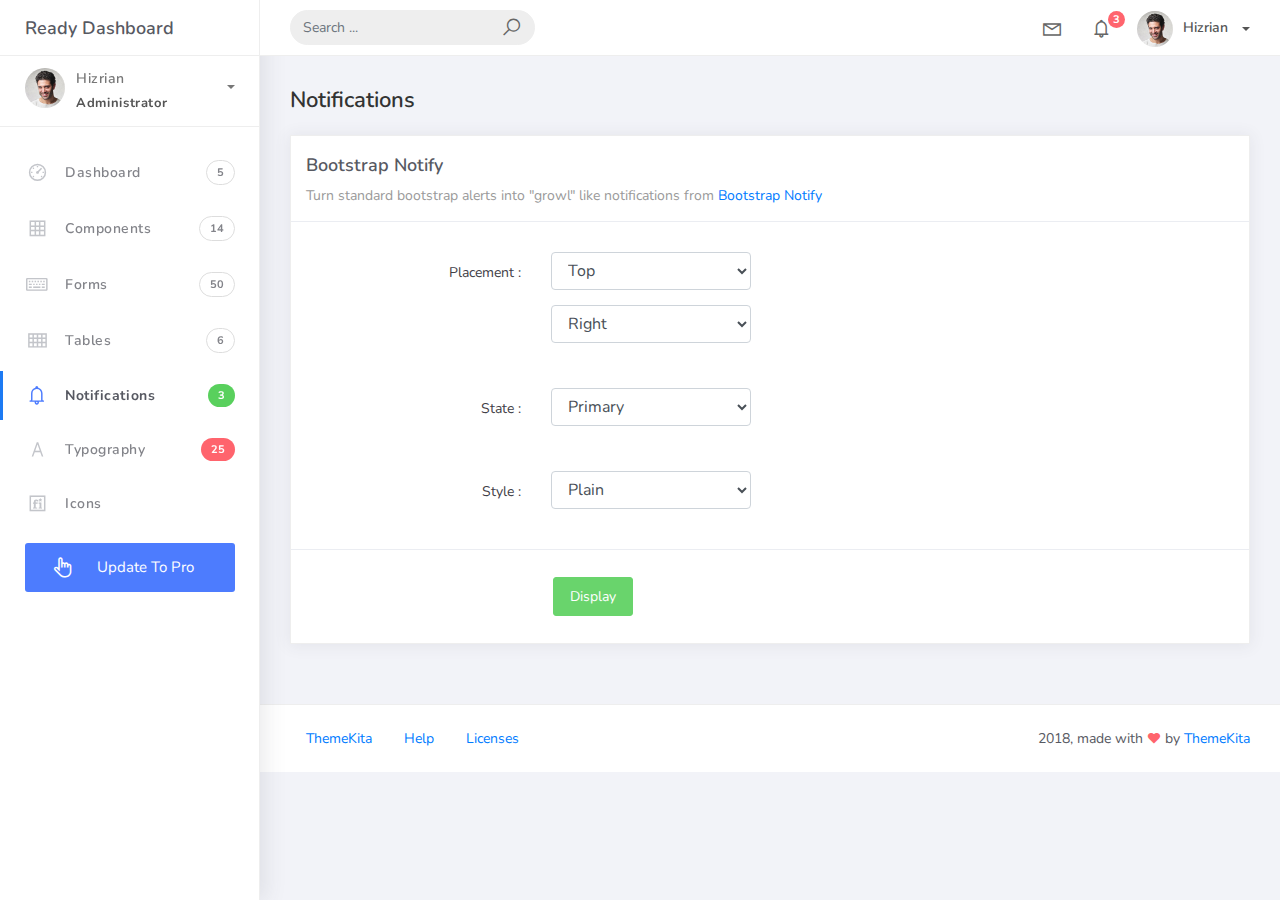
<file: notifications.html>
<!DOCTYPE html>
<html>
<head>
	<meta http-equiv="X-UA-Compatible" content="IE=edge,chrome=1" />
	<title>Notifications - Ready Bootstrap Dashboard</title>
	<meta content='width=device-width, initial-scale=1.0, maximum-scale=1.0, user-scalable=0, shrink-to-fit=no' name='viewport' />
	<link rel="stylesheet" href="assets/css/bootstrap.min.css">
	<link rel="stylesheet" href="https://fonts.googleapis.com/css?family=Nunito:200,200i,300,300i,400,400i,600,600i,700,700i,800,800i,900,900i">
	<link rel="stylesheet" href="assets/css/ready.css">
	<link rel="stylesheet" href="assets/css/demo.css">
</head>
<body>
	<div class="wrapper">
		<div class="main-header">
			<div class="logo-header">
				<a href="index.html" class="logo">
					Ready Dashboard
				</a>
				<button class="navbar-toggler sidenav-toggler ml-auto" type="button" data-toggle="collapse" data-target="collapse" aria-controls="sidebar" aria-expanded="false" aria-label="Toggle navigation">
					<span class="navbar-toggler-icon"></span>
				</button>
				<button class="topbar-toggler more"><i class="la la-ellipsis-v"></i></button>
			</div>
			<nav class="navbar navbar-header navbar-expand-lg">
				<div class="container-fluid">
					
					<form class="navbar-left navbar-form nav-search mr-md-3" action="">
						<div class="input-group">
							<input type="text" placeholder="Search ..." class="form-control">
							<div class="input-group-append">
								<span class="input-group-text">
									<i class="la la-search search-icon"></i>
								</span>
							</div>
						</div>
					</form>
					<ul class="navbar-nav topbar-nav ml-md-auto align-items-center">
						<li class="nav-item dropdown hidden-caret">
							<a class="nav-link dropdown-toggle" href="#" id="navbarDropdown" role="button" data-toggle="dropdown" aria-haspopup="true" aria-expanded="false">
								<i class="la la-envelope"></i>
							</a>
							<div class="dropdown-menu" aria-labelledby="navbarDropdown">
								<a class="dropdown-item" href="#">Action</a>
								<a class="dropdown-item" href="#">Another action</a>
								<div class="dropdown-divider"></div>
								<a class="dropdown-item" href="#">Something else here</a>
							</div>
						</li>
						<li class="nav-item dropdown hidden-caret">
							<a class="nav-link dropdown-toggle" href="#" id="navbarDropdown" role="button" data-toggle="dropdown" aria-haspopup="true" aria-expanded="false">
								<i class="la la-bell"></i>
								<span class="notification">3</span>
							</a>
							<ul class="dropdown-menu notif-box" aria-labelledby="navbarDropdown">
								<li>
									<div class="dropdown-title">You have 4 new notification</div>
								</li>
								<li>
									<div class="notif-center">
										<a href="#">
											<div class="notif-icon notif-primary"> <i class="la la-user-plus"></i> </div>
											<div class="notif-content">
												<span class="block">
													New user registered
												</span>
												<span class="time">5 minutes ago</span> 
											</div>
										</a>
										<a href="#">
											<div class="notif-icon notif-success"> <i class="la la-comment"></i> </div>
											<div class="notif-content">
												<span class="block">
													Rahmad commented on Admin
												</span>
												<span class="time">12 minutes ago</span> 
											</div>
										</a>
										<a href="#">
											<div class="notif-img"> 
												<img src="assets/img/profile2.jpg" alt="Img Profile">
											</div>
											<div class="notif-content">
												<span class="block">
													Reza send messages to you
												</span>
												<span class="time">12 minutes ago</span> 
											</div>
										</a>
										<a href="#">
											<div class="notif-icon notif-danger"> <i class="la la-heart"></i> </div>
											<div class="notif-content">
												<span class="block">
													Farrah liked Admin
												</span>
												<span class="time">17 minutes ago</span> 
											</div>
										</a>
									</div>
								</li>
								<li>
									<a class="see-all" href="javascript:void(0);"> <strong>See all notifications</strong> <i class="la la-angle-right"></i> </a>
								</li>
							</ul>
						</li>
						<li class="nav-item dropdown">
							<a class="dropdown-toggle profile-pic" data-toggle="dropdown" href="#" aria-expanded="false"> <img src="assets/img/profile.jpg" alt="user-img" width="36" class="img-circle"><span >Hizrian</span></span> </a>
							<ul class="dropdown-menu dropdown-user">
								<li>
									<div class="user-box">
										<div class="u-img"><img src="assets/img/profile.jpg" alt="user"></div>
										<div class="u-text">
											<h4>Hizrian</h4>
											<p class="text-muted">hello@themekita.com</p><a href="profile.html" class="btn btn-rounded btn-danger btn-sm">View Profile</a></div>
										</div>
									</li>
									<div class="dropdown-divider"></div>
									<a class="dropdown-item" href="#"><i class="ti-user"></i> My Profile</a>
									<a class="dropdown-item" href="#"></i> My Balance</a>
									<a class="dropdown-item" href="#"><i class="ti-email"></i> Inbox</a>
									<div class="dropdown-divider"></div>
									<a class="dropdown-item" href="#"><i class="ti-settings"></i> Account Setting</a>
									<div class="dropdown-divider"></div>
									<a class="dropdown-item" href="#"><i class="fa fa-power-off"></i> Logout</a>
								</ul>
								<!-- /.dropdown-user -->
							</li>
						</ul>
					</div>
				</nav>
			</div>
			<div class="sidebar">
				<div class="scrollbar-inner sidebar-wrapper">
					<div class="user">
						<div class="photo">
							<img src="assets/img/profile.jpg">
						</div>
						<div class="info">
							<a class="" data-toggle="collapse" href="#collapseExample" aria-expanded="true">
								<span>
									Hizrian
									<span class="user-level">Administrator</span>
									<span class="caret"></span>
								</span>
							</a>
							<div class="clearfix"></div>

							<div class="collapse in" id="collapseExample" aria-expanded="true" style="">
								<ul class="nav">
									<li>
										<a href="#profile">
											<span class="link-collapse">My Profile</span>
										</a>
									</li>
									<li>
										<a href="#edit">
											<span class="link-collapse">Edit Profile</span>
										</a>
									</li>
									<li>
										<a href="#settings">
											<span class="link-collapse">Settings</span>
										</a>
									</li>
								</ul>
							</div>
						</div>
					</div>
					<ul class="nav">
						<li class="nav-item">
							<a href="index.html">
								<i class="la la-dashboard"></i>
								<p>Dashboard</p>
								<span class="badge badge-count">5</span>
							</a>
						</li>
						<li class="nav-item">
							<a href="components.html">
								<i class="la la-table"></i>
								<p>Components</p>
								<span class="badge badge-count">14</span>
							</a>
						</li>
						<li class="nav-item">
							<a href="forms.html">
								<i class="la la-keyboard-o"></i>
								<p>Forms</p>
								<span class="badge badge-count">50</span>
							</a>
						</li>
						<li class="nav-item">
							<a href="tables.html">
								<i class="la la-th"></i>
								<p>Tables</p>
								<span class="badge badge-count">6</span>
							</a>
						</li>
						<li class="nav-item active">
							<a href="notifications.html">
								<i class="la la-bell"></i>
								<p>Notifications</p>
								<span class="badge badge-success">3</span>
							</a>
						</li>
						<li class="nav-item">
							<a href="typography.html">
								<i class="la la-font"></i>
								<p>Typography</p>
								<span class="badge badge-danger">25</span>
							</a>
						</li>
						<li class="nav-item">
							<a href="icons.html">
								<i class="la la-fonticons"></i>
								<p>Icons</p>
							</a>
						</li>
						<li class="nav-item update-pro">
							<button  data-toggle="modal" data-target="#modalUpdate">
								<i class="la la-hand-pointer-o"></i>
								<p>Update To Pro</p>
							</button>
						</li>
					</ul>
				</div>
			</div>
			<div class="main-panel">
				<div class="content">
					<div class="container-fluid">
						<h4 class="page-title">Notifications</h4>
						<div class="row">
							<div class="col-md-12">
								<div class="card">
									<div class="card-header">
										<div class="card-title">Bootstrap Notify</div>
										<div class="card-category">Turn standard bootstrap alerts into "growl" like notifications from <a class="link" href="http://bootstrap-notify.remabledesigns.com/">Bootstrap Notify</a></div>
									</div>
									<div class="card-body">
										<div class="form">
											<div class="form-group from-show-notify row">
												<div class="col-lg-3 col-md-3 col-sm-12 text-right">
													<label>Placement :</label>
												</div>
												<div class="col-lg-4 col-md-9 col-sm-12">
													<select class="form-control input-fixed" id="notify_placement_from">
														<option value="top">Top</option>
														<option value="bottom">Bottom</option>
													</select>
													<select class="form-control input-fixed" id="notify_placement_align">
														<option value="left">Left</option>
														<option value="right" selected="">Right</option>
														<option value="center">Center</option>
													</select>
												</div>
											</div>
											<div class="form-group from-show-notify row">
												<div class="col-lg-3 col-md-3 col-sm-12 text-right">
													<label>State :</label>
												</div>
												<div class="col-lg-4 col-md-9 col-sm-12">
													<select class="form-control input-fixed" id="notify_state">
														<option value="primary">Primary</option>
														<option value="info">Info</option>
														<option value="success">Success</option>
														<option value="warning">Warning</option>
														<option value="danger">Danger</option>
													</select>
												</div>
											</div>
											<div class="form-group from-show-notify row">
												<div class="col-lg-3 col-md-3 col-sm-12 text-right">
													<label>Style :</label>
												</div>
												<div class="col-lg-4 col-md-9 col-sm-12">
													<select class="form-control input-fixed" id="notify_style">
														<option value="plain">Plain</option>
														<option value="withicon">With Icon</option>
													</select>
												</div>
											</div>
										</div>
									</div>
									<div class="card-footer">
										<div class="form">
											<div class="form-group from-show-notify row">
												<div class="col-lg-3 col-md-3 col-sm-12">

												</div>
												<div class="col-lg-4 col-md-9 col-sm-12">
													<button id="displayNotif" class="btn btn-success">Display</button>
												</div>
											</div>
										</div>
									</div>
								</div>
							</div>
						</div>
					</div>
				</div>
				<footer class="footer">
					<div class="container-fluid">
						<nav class="pull-left">
							<ul class="nav">
								<li class="nav-item">
									<a class="nav-link" href="http://www.themekita.com">
										ThemeKita
									</a>
								</li>
								<li class="nav-item">
									<a class="nav-link" href="#">
										Help
									</a>
								</li>
								<li class="nav-item">
									<a class="nav-link" href="https://themewagon.com/license/#free-item">
										Licenses
									</a>
								</li>
							</ul>
						</nav>
						<div class="copyright ml-auto">
							2018, made with <i class="la la-heart heart text-danger"></i> by <a href="http://www.themekita.com">ThemeKita</a>
						</div>				
					</div>
				</footer>
			</div>
		</div>
	</div>
	<!-- Modal -->
	<div class="modal fade" id="modalUpdate" tabindex="-1" role="dialog" aria-labelledby="modalUpdatePro" aria-hidden="true">
		<div class="modal-dialog modal-dialog-centered" role="document">
			<div class="modal-content">
				<div class="modal-header bg-primary">
					<h6 class="modal-title"><i class="la la-frown-o"></i> Under Development</h6>
					<button type="button" class="close" data-dismiss="modal" aria-label="Close">
						<span aria-hidden="true">&times;</span>
					</button>
				</div>
				<div class="modal-body text-center">									
					<p>Currently the pro version of the <b>Ready Dashboard</b> Bootstrap is in progress development</p>
					<p>
					<b>We'll let you know when it's done</b></p>
				</div>
				<div class="modal-footer">
					<button type="button" class="btn btn-secondary" data-dismiss="modal">Close</button>
				</div>
			</div>
		</div>
	</div>
</body>
<script src="assets/js/core/jquery.3.2.1.min.js"></script>
<script src="assets/js/plugin/jquery-ui-1.12.1.custom/jquery-ui.min.js"></script>
<script src="assets/js/core/popper.min.js"></script>
<script src="assets/js/core/bootstrap.min.js"></script>
<script src="assets/js/plugin/chartist/chartist.min.js"></script>
<script src="assets/js/plugin/chartist/plugin/chartist-plugin-tooltip.min.js"></script>
<script src="assets/js/plugin/bootstrap-notify/bootstrap-notify.min.js"></script>
<script src="assets/js/plugin/bootstrap-toggle/bootstrap-toggle.min.js"></script>
<script src="assets/js/plugin/jquery-mapael/jquery.mapael.min.js"></script>
<script src="assets/js/plugin/jquery-mapael/maps/world_countries.min.js"></script>
<script src="assets/js/plugin/chart-circle/circles.min.js"></script>
<script src="assets/js/plugin/jquery-scrollbar/jquery.scrollbar.min.js"></script>
<script src="assets/js/ready.min.js"></script>
<script>
	$('#displayNotif').on('click', function(){
		var placementFrom = $('#notify_placement_from option:selected').val();
		var placementAlign = $('#notify_placement_align option:selected').val();
		var state = $('#notify_state option:selected').val();
		var style = $('#notify_style option:selected').val();
		var content = {};

		content.message = 'Turning standard Bootstrap alerts into "notify" like notifications';
		content.title = 'Bootstrap notify';
		if (style == "withicon") {
			content.icon = 'la la-bell';
		} else {
			content.icon = 'none';
		}
		content.url = 'index.html';
		content.target = '_blank';

		$.notify(content,{
			type: state,
			placement: {
				from: placementFrom,
				align: placementAlign
			},
			time: 1000,
		});
	});
</script>
</html>
</file>
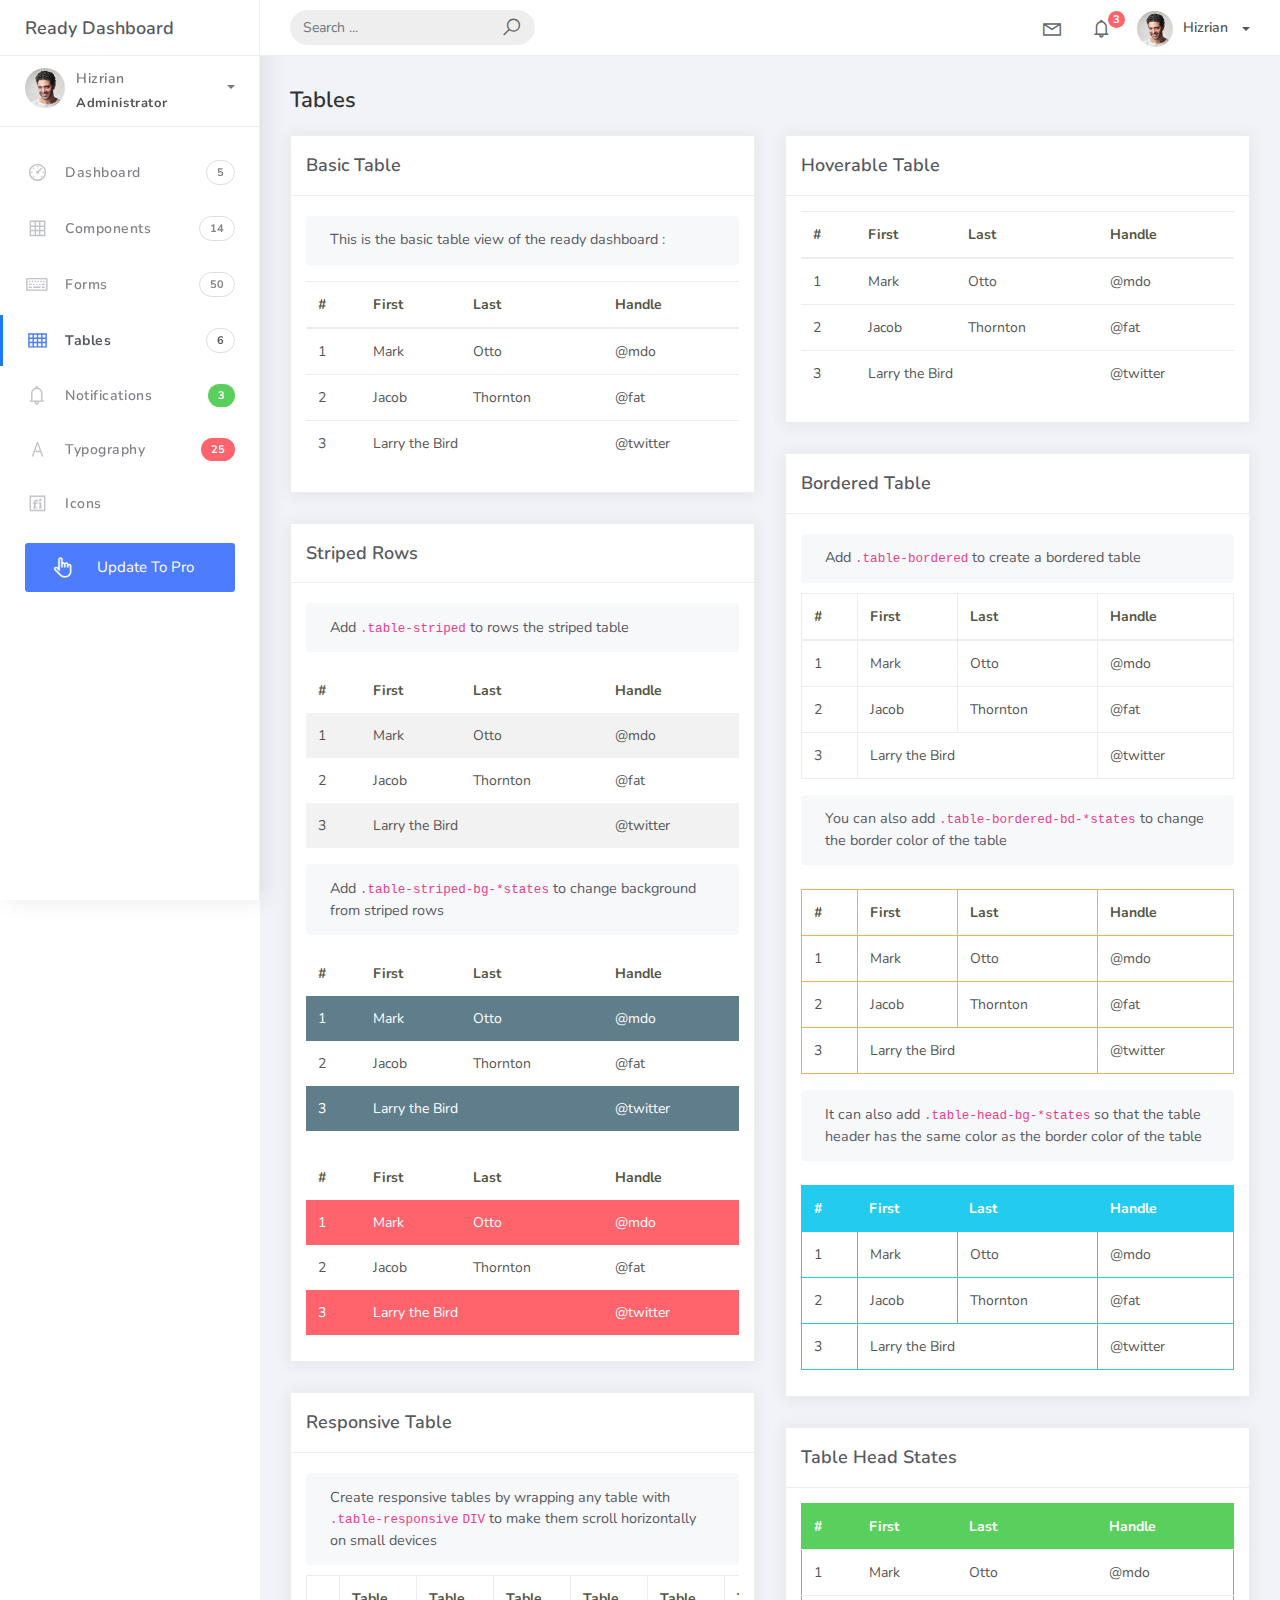
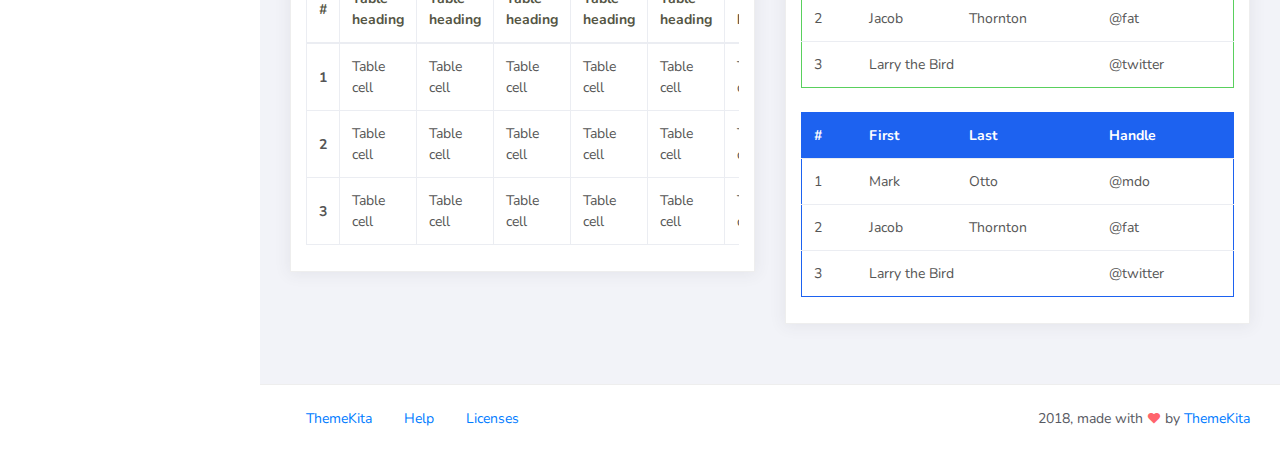
<file: tables.html>
<!DOCTYPE html>
<html>
<head>
	<meta http-equiv="X-UA-Compatible" content="IE=edge,chrome=1" />
	<title>Tables - Ready Bootstrap Dashboard</title>
	<meta content='width=device-width, initial-scale=1.0, maximum-scale=1.0, user-scalable=0, shrink-to-fit=no' name='viewport' />
	<link rel="stylesheet" href="assets/css/bootstrap.min.css">
	<link rel="stylesheet" href="https://fonts.googleapis.com/css?family=Nunito:200,200i,300,300i,400,400i,600,600i,700,700i,800,800i,900,900i">
	<link rel="stylesheet" href="assets/css/ready.css">
	<link rel="stylesheet" href="assets/css/demo.css">
</head>
<body>
	<div class="wrapper">
		<div class="main-header">
			<div class="logo-header">
				<a href="index.html" class="logo">
					Ready Dashboard
				</a>
				<button class="navbar-toggler sidenav-toggler ml-auto" type="button" data-toggle="collapse" data-target="collapse" aria-controls="sidebar" aria-expanded="false" aria-label="Toggle navigation">
					<span class="navbar-toggler-icon"></span>
				</button>
				<button class="topbar-toggler more"><i class="la la-ellipsis-v"></i></button>
			</div>
			<nav class="navbar navbar-header navbar-expand-lg">
				<div class="container-fluid">
					
					<form class="navbar-left navbar-form nav-search mr-md-3" action="">
						<div class="input-group">
							<input type="text" placeholder="Search ..." class="form-control">
							<div class="input-group-append">
								<span class="input-group-text">
									<i class="la la-search search-icon"></i>
								</span>
							</div>
						</div>
					</form>
					<ul class="navbar-nav topbar-nav ml-md-auto align-items-center">
						<li class="nav-item dropdown hidden-caret">
							<a class="nav-link dropdown-toggle" href="#" id="navbarDropdown" role="button" data-toggle="dropdown" aria-haspopup="true" aria-expanded="false">
								<i class="la la-envelope"></i>
							</a>
							<div class="dropdown-menu" aria-labelledby="navbarDropdown">
								<a class="dropdown-item" href="#">Action</a>
								<a class="dropdown-item" href="#">Another action</a>
								<div class="dropdown-divider"></div>
								<a class="dropdown-item" href="#">Something else here</a>
							</div>
						</li>
						<li class="nav-item dropdown hidden-caret">
							<a class="nav-link dropdown-toggle" href="#" id="navbarDropdown" role="button" data-toggle="dropdown" aria-haspopup="true" aria-expanded="false">
								<i class="la la-bell"></i>
								<span class="notification">3</span>
							</a>
							<ul class="dropdown-menu notif-box" aria-labelledby="navbarDropdown">
								<li>
									<div class="dropdown-title">You have 4 new notification</div>
								</li>
								<li>
									<div class="notif-center">
										<a href="#">
											<div class="notif-icon notif-primary"> <i class="la la-user-plus"></i> </div>
											<div class="notif-content">
												<span class="block">
													New user registered
												</span>
												<span class="time">5 minutes ago</span> 
											</div>
										</a>
										<a href="#">
											<div class="notif-icon notif-success"> <i class="la la-comment"></i> </div>
											<div class="notif-content">
												<span class="block">
													Rahmad commented on Admin
												</span>
												<span class="time">12 minutes ago</span> 
											</div>
										</a>
										<a href="#">
											<div class="notif-img"> 
												<img src="assets/img/profile2.jpg" alt="Img Profile">
											</div>
											<div class="notif-content">
												<span class="block">
													Reza send messages to you
												</span>
												<span class="time">12 minutes ago</span> 
											</div>
										</a>
										<a href="#">
											<div class="notif-icon notif-danger"> <i class="la la-heart"></i> </div>
											<div class="notif-content">
												<span class="block">
													Farrah liked Admin
												</span>
												<span class="time">17 minutes ago</span> 
											</div>
										</a>
									</div>
								</li>
								<li>
									<a class="see-all" href="javascript:void(0);"> <strong>See all notifications</strong> <i class="la la-angle-right"></i> </a>
								</li>
							</ul>
						</li>
						<li class="nav-item dropdown">
							<a class="dropdown-toggle profile-pic" data-toggle="dropdown" href="#" aria-expanded="false"> <img src="assets/img/profile.jpg" alt="user-img" width="36" class="img-circle"><span >Hizrian</span></span> </a>
							<ul class="dropdown-menu dropdown-user">
								<li>
									<div class="user-box">
										<div class="u-img"><img src="assets/img/profile.jpg" alt="user"></div>
										<div class="u-text">
											<h4>Hizrian</h4>
											<p class="text-muted">hello@themekita.com</p><a href="profile.html" class="btn btn-rounded btn-danger btn-sm">View Profile</a></div>
										</div>
									</li>
									<div class="dropdown-divider"></div>
									<a class="dropdown-item" href="#"><i class="ti-user"></i> My Profile</a>
									<a class="dropdown-item" href="#"></i> My Balance</a>
									<a class="dropdown-item" href="#"><i class="ti-email"></i> Inbox</a>
									<div class="dropdown-divider"></div>
									<a class="dropdown-item" href="#"><i class="ti-settings"></i> Account Setting</a>
									<div class="dropdown-divider"></div>
									<a class="dropdown-item" href="#"><i class="fa fa-power-off"></i> Logout</a>
								</ul>
								<!-- /.dropdown-user -->
							</li>
						</ul>
					</div>
				</nav>
			</div>
			<div class="sidebar">
				<div class="scrollbar-inner sidebar-wrapper">
					<div class="user">
						<div class="photo">
							<img src="assets/img/profile.jpg">
						</div>
						<div class="info">
							<a class="" data-toggle="collapse" href="#collapseExample" aria-expanded="true">
								<span>
									Hizrian
									<span class="user-level">Administrator</span>
									<span class="caret"></span>
								</span>
							</a>
							<div class="clearfix"></div>

							<div class="collapse in" id="collapseExample" aria-expanded="true" style="">
								<ul class="nav">
									<li>
										<a href="#profile">
											<span class="link-collapse">My Profile</span>
										</a>
									</li>
									<li>
										<a href="#edit">
											<span class="link-collapse">Edit Profile</span>
										</a>
									</li>
									<li>
										<a href="#settings">
											<span class="link-collapse">Settings</span>
										</a>
									</li>
								</ul>
							</div>
						</div>
					</div>
					<ul class="nav">
						<li class="nav-item">
							<a href="index.html">
								<i class="la la-dashboard"></i>
								<p>Dashboard</p>
								<span class="badge badge-count">5</span>
							</a>
						</li>
						<li class="nav-item">
							<a href="components.html">
								<i class="la la-table"></i>
								<p>Components</p>
								<span class="badge badge-count">14</span>
							</a>
						</li>
						<li class="nav-item">
							<a href="forms.html">
								<i class="la la-keyboard-o"></i>
								<p>Forms</p>
								<span class="badge badge-count">50</span>
							</a>
						</li>
						<li class="nav-item active">
							<a href="tables.html">
								<i class="la la-th"></i>
								<p>Tables</p>
								<span class="badge badge-count">6</span>
							</a>
						</li>
						<li class="nav-item">
							<a href="notifications.html">
								<i class="la la-bell"></i>
								<p>Notifications</p>
								<span class="badge badge-success">3</span>
							</a>
						</li>
						<li class="nav-item">
							<a href="typography.html">
								<i class="la la-font"></i>
								<p>Typography</p>
								<span class="badge badge-danger">25</span>
							</a>
						</li>
						<li class="nav-item">
							<a href="icons.html">
								<i class="la la-fonticons"></i>
								<p>Icons</p>
							</a>
						</li>
						<li class="nav-item update-pro">
							<button  data-toggle="modal" data-target="#modalUpdate">
								<i class="la la-hand-pointer-o"></i>
								<p>Update To Pro</p>
							</button>
						</li>
					</ul>
				</div>
			</div>
			<div class="main-panel">
				<div class="content">
					<div class="container-fluid">
						<h4 class="page-title">Tables</h4>
						<div class="row">
							<div class="col-md-6">
								<div class="card">
									<div class="card-header">
										<div class="card-title">Basic Table</div>
									</div>
									<div class="card-body">
										<div class="card-sub">									
											This is the basic table view of the ready dashboard :
										</div>
										<table class="table mt-3">
											<thead>
												<tr>
													<th scope="col">#</th>
													<th scope="col">First</th>
													<th scope="col">Last</th>
													<th scope="col">Handle</th>
												</tr>
											</thead>
											<tbody>
												<tr>
													<td>1</td>
													<td>Mark</td>
													<td>Otto</td>
													<td>@mdo</td>
												</tr>
												<tr>
													<td>2</td>
													<td>Jacob</td>
													<td>Thornton</td>
													<td>@fat</td>
												</tr>
												<tr>
													<td>3</td>
													<td colspan="2">Larry the Bird</td>
													<td>@twitter</td>
												</tr>
											</tbody>
										</table>
									</div>
								</div>
								<div class="card">
									<div class="card-header">
										<div class="card-title">Striped Rows</div>
									</div>
									<div class="card-body">
										<div class="card-sub">											
											Add <code class="highlighter-rouge">.table-striped</code> to rows the striped table
										</div>
										<table class="table table-striped mt-3">
											<thead>
												<tr>
													<th scope="col">#</th>
													<th scope="col">First</th>
													<th scope="col">Last</th>
													<th scope="col">Handle</th>
												</tr>
											</thead>
											<tbody>
												<tr>
													<td>1</td>
													<td>Mark</td>
													<td>Otto</td>
													<td>@mdo</td>
												</tr>
												<tr>
													<td>2</td>
													<td>Jacob</td>
													<td>Thornton</td>
													<td>@fat</td>
												</tr>
												<tr>
													<td>3</td>
													<td colspan="2">Larry the Bird</td>
													<td>@twitter</td>
												</tr>
											</tbody>
										</table>
										<div class="card-sub">
											Add <code class="#highlighter-rouge">.table-striped-bg-*states</code> to change background from striped rows
										</div>
										<table class="table table-striped table-striped-bg-default mt-3">
											<thead>
												<tr>
													<th scope="col">#</th>
													<th scope="col">First</th>
													<th scope="col">Last</th>
													<th scope="col">Handle</th>
												</tr>
											</thead>
											<tbody>
												<tr>
													<td>1</td>
													<td>Mark</td>
													<td>Otto</td>
													<td>@mdo</td>
												</tr>
												<tr>
													<td>2</td>
													<td>Jacob</td>
													<td>Thornton</td>
													<td>@fat</td>
												</tr>
												<tr>
													<td>3</td>
													<td colspan="2">Larry the Bird</td>
													<td>@twitter</td>
												</tr>
											</tbody>
										</table>
										<table class="table table-striped table-striped-bg-danger mt-4">
											<thead>
												<tr>
													<th scope="col">#</th>
													<th scope="col">First</th>
													<th scope="col">Last</th>
													<th scope="col">Handle</th>
												</tr>
											</thead>
											<tbody>
												<tr>
													<td>1</td>
													<td>Mark</td>
													<td>Otto</td>
													<td>@mdo</td>
												</tr>
												<tr>
													<td>2</td>
													<td>Jacob</td>
													<td>Thornton</td>
													<td>@fat</td>
												</tr>
												<tr>
													<td>3</td>
													<td colspan="2">Larry the Bird</td>
													<td>@twitter</td>
												</tr>
											</tbody>
										</table>
									</div>
								</div>
								<div class="card">
									<div class="card-header">
										<div class="card-title">Responsive Table</div>
									</div>
									<div class="card-body">
										<div class="card-sub">
											Create responsive tables by wrapping any table with <code class="highlighter-rouge">.table-responsive</code> <code class="highlighter-rouge">DIV</code> to make them scroll horizontally on small devices
										</div>
										<div class="table-responsive">
											<table class="table table-bordered">
												<thead>
													<tr>
														<th>#</th>
														<th>Table heading</th>
														<th>Table heading</th>
														<th>Table heading</th>
														<th>Table heading</th>
														<th>Table heading</th>
														<th>Table heading</th>
													</tr>
												</thead>
												<tbody>
													<tr>
														<th scope="row">1</th>
														<td>Table cell</td>
														<td>Table cell</td>
														<td>Table cell</td>
														<td>Table cell</td>
														<td>Table cell</td>
														<td>Table cell</td>
													</tr>
													<tr>
														<th scope="row">2</th>
														<td>Table cell</td>
														<td>Table cell</td>
														<td>Table cell</td>
														<td>Table cell</td>
														<td>Table cell</td>
														<td>Table cell</td>
													</tr>
													<tr>
														<th scope="row">3</th>
														<td>Table cell</td>
														<td>Table cell</td>
														<td>Table cell</td>
														<td>Table cell</td>
														<td>Table cell</td>
														<td>Table cell</td>
													</tr>
												</tbody>
											</table>
										</div>
									</div>
								</div>
							</div>
							<div class="col-md-6">
								<div class="card">
									<div class="card-header">
										<div class="card-title">Hoverable Table</div>
									</div>
									<div class="card-body">
										<table class="table table-hover">
											<thead>
												<tr>
													<th scope="col">#</th>
													<th scope="col">First</th>
													<th scope="col">Last</th>
													<th scope="col">Handle</th>
												</tr>
											</thead>
											<tbody>
												<tr>
													<td>1</td>
													<td>Mark</td>
													<td>Otto</td>
													<td>@mdo</td>
												</tr>
												<tr>
													<td>2</td>
													<td>Jacob</td>
													<td>Thornton</td>
													<td>@fat</td>
												</tr>
												<tr>
													<td>3</td>
													<td colspan="2">Larry the Bird</td>
													<td>@twitter</td>
												</tr>
											</tbody>
										</table>
									</div>
								</div>
								<div class="card">
									<div class="card-header">
										<div class="card-title">Bordered Table</div>
									</div>
									<div class="card-body">
										<div class="card-sub">
											Add <code class="highlighter-rouge">.table-bordered</code> to create a bordered table
										</div>
										<table class="table table-bordered">
											<thead>
												<tr>
													<th scope="col">#</th>
													<th scope="col">First</th>
													<th scope="col">Last</th>
													<th scope="col">Handle</th>
												</tr>
											</thead>
											<tbody>
												<tr>
													<td>1</td>
													<td>Mark</td>
													<td>Otto</td>
													<td>@mdo</td>
												</tr>
												<tr>
													<td>2</td>
													<td>Jacob</td>
													<td>Thornton</td>
													<td>@fat</td>
												</tr>
												<tr>
													<td>3</td>
													<td colspan="2">Larry the Bird</td>
													<td>@twitter</td>
												</tr>
											</tbody>
										</table>
										<div class="card-sub">											
											You can also add <code class="highlighter-rouge">.table-bordered-bd-*states</code> to change the border color of the table
										</div>
										<table class="table table-bordered table-bordered-bd-warning mt-4">
											<thead>
												<tr>
													<th scope="col">#</th>
													<th scope="col">First</th>
													<th scope="col">Last</th>
													<th scope="col">Handle</th>
												</tr>
											</thead>
											<tbody>
												<tr>
													<td>1</td>
													<td>Mark</td>
													<td>Otto</td>
													<td>@mdo</td>
												</tr>
												<tr>
													<td>2</td>
													<td>Jacob</td>
													<td>Thornton</td>
													<td>@fat</td>
												</tr>
												<tr>
													<td>3</td>
													<td colspan="2">Larry the Bird</td>
													<td>@twitter</td>
												</tr>
											</tbody>
										</table>
										<div class="card-sub">
											It can also add <code class="highlight-rouge">.table-head-bg-*states</code> so that the table header has the same color as the border color of the table
										</div>
										<table class="table table-bordered table-head-bg-info table-bordered-bd-info mt-4">
											<thead>
												<tr>
													<th scope="col">#</th>
													<th scope="col">First</th>
													<th scope="col">Last</th>
													<th scope="col">Handle</th>
												</tr>
											</thead>
											<tbody>
												<tr>
													<td>1</td>
													<td>Mark</td>
													<td>Otto</td>
													<td>@mdo</td>
												</tr>
												<tr>
													<td>2</td>
													<td>Jacob</td>
													<td>Thornton</td>
													<td>@fat</td>
												</tr>
												<tr>
													<td>3</td>
													<td colspan="2">Larry the Bird</td>
													<td>@twitter</td>
												</tr>
											</tbody>
										</table>
									</div>
								</div>
								<div class="card">
									<div class="card-header">
										<div class="card-title">Table Head States</div>
									</div>
									<div class="card-body">
										<table class="table table-head-bg-success">
											<thead>
												<tr>
													<th scope="col">#</th>
													<th scope="col">First</th>
													<th scope="col">Last</th>
													<th scope="col">Handle</th>
												</tr>
											</thead>
											<tbody>
												<tr>
													<td>1</td>
													<td>Mark</td>
													<td>Otto</td>
													<td>@mdo</td>
												</tr>
												<tr>
													<td>2</td>
													<td>Jacob</td>
													<td>Thornton</td>
													<td>@fat</td>
												</tr>
												<tr>
													<td>3</td>
													<td colspan="2">Larry the Bird</td>
													<td>@twitter</td>
												</tr>
											</tbody>
										</table>
										<table class="table table-head-bg-primary mt-4">
											<thead>
												<tr>
													<th scope="col">#</th>
													<th scope="col">First</th>
													<th scope="col">Last</th>
													<th scope="col">Handle</th>
												</tr>
											</thead>
											<tbody>
												<tr>
													<td>1</td>
													<td>Mark</td>
													<td>Otto</td>
													<td>@mdo</td>
												</tr>
												<tr>
													<td>2</td>
													<td>Jacob</td>
													<td>Thornton</td>
													<td>@fat</td>
												</tr>
												<tr>
													<td>3</td>
													<td colspan="2">Larry the Bird</td>
													<td>@twitter</td>
												</tr>
											</tbody>
										</table>
									</div>
								</div>
							</div>
						</div>
					</div>
				</div>
				<footer class="footer">
					<div class="container-fluid">
						<nav class="pull-left">
							<ul class="nav">
								<li class="nav-item">
									<a class="nav-link" href="http://www.themekita.com">
										ThemeKita
									</a>
								</li>
								<li class="nav-item">
									<a class="nav-link" href="#">
										Help
									</a>
								</li>
								<li class="nav-item">
									<a class="nav-link" href="https://themewagon.com/license/#free-item">
										Licenses
									</a>
								</li>
							</ul>
						</nav>
						<div class="copyright ml-auto">
							2018, made with <i class="la la-heart heart text-danger"></i> by <a href="http://www.themekita.com">ThemeKita</a>
						</div>				
					</div>
				</footer>
			</div>
		</div>
	</div>
</div>
<!-- Modal -->
<div class="modal fade" id="modalUpdate" tabindex="-1" role="dialog" aria-labelledby="modalUpdatePro" aria-hidden="true">
	<div class="modal-dialog modal-dialog-centered" role="document">
		<div class="modal-content">
			<div class="modal-header bg-primary">
				<h6 class="modal-title"><i class="la la-frown-o"></i> Under Development</h6>
				<button type="button" class="close" data-dismiss="modal" aria-label="Close">
					<span aria-hidden="true">&times;</span>
				</button>
			</div>
			<div class="modal-body text-center">									
				<p>Currently the pro version of the <b>Ready Dashboard</b> Bootstrap is in progress development</p>
				<p>
				<b>We'll let you know when it's done</b></p>
			</div>
			<div class="modal-footer">
				<button type="button" class="btn btn-secondary" data-dismiss="modal">Close</button>
			</div>
		</div>
	</div>
</div>
</body>
<script src="assets/js/core/jquery.3.2.1.min.js"></script>
<script src="assets/js/plugin/jquery-ui-1.12.1.custom/jquery-ui.min.js"></script>
<script src="assets/js/core/popper.min.js"></script>
<script src="assets/js/core/bootstrap.min.js"></script>
<script src="assets/js/plugin/chartist/chartist.min.js"></script>
<script src="assets/js/plugin/chartist/plugin/chartist-plugin-tooltip.min.js"></script>
<script src="assets/js/plugin/bootstrap-notify/bootstrap-notify.min.js"></script>
<script src="assets/js/plugin/bootstrap-toggle/bootstrap-toggle.min.js"></script>
<script src="assets/js/plugin/jquery-mapael/jquery.mapael.min.js"></script>
<script src="assets/js/plugin/jquery-mapael/maps/world_countries.min.js"></script>
<script src="assets/js/plugin/chart-circle/circles.min.js"></script>
<script src="assets/js/plugin/jquery-scrollbar/jquery.scrollbar.min.js"></script>
<script src="assets/js/ready.min.js"></script>
<script>
	$('#displayNotif').on('click', function(){
		var placementFrom = $('#notify_placement_from option:selected').val();
		var placementAlign = $('#notify_placement_align option:selected').val();
		var state = $('#notify_state option:selected').val();
		var style = $('#notify_style option:selected').val();
		var content = {};

		content.message = 'Turning standard Bootstrap alerts into "notify" like notifications';
		content.title = 'Bootstrap notify';
		if (style == "withicon") {
			content.icon = 'la la-bell';
		} else {
			content.icon = 'none';
		}
		content.url = 'index.html';
		content.target = '_blank';

		$.notify(content,{
			type: state,
			placement: {
				from: placementFrom,
				align: placementAlign
			},
			time: 1000,
		});
	});
</script>
</html>
</file>
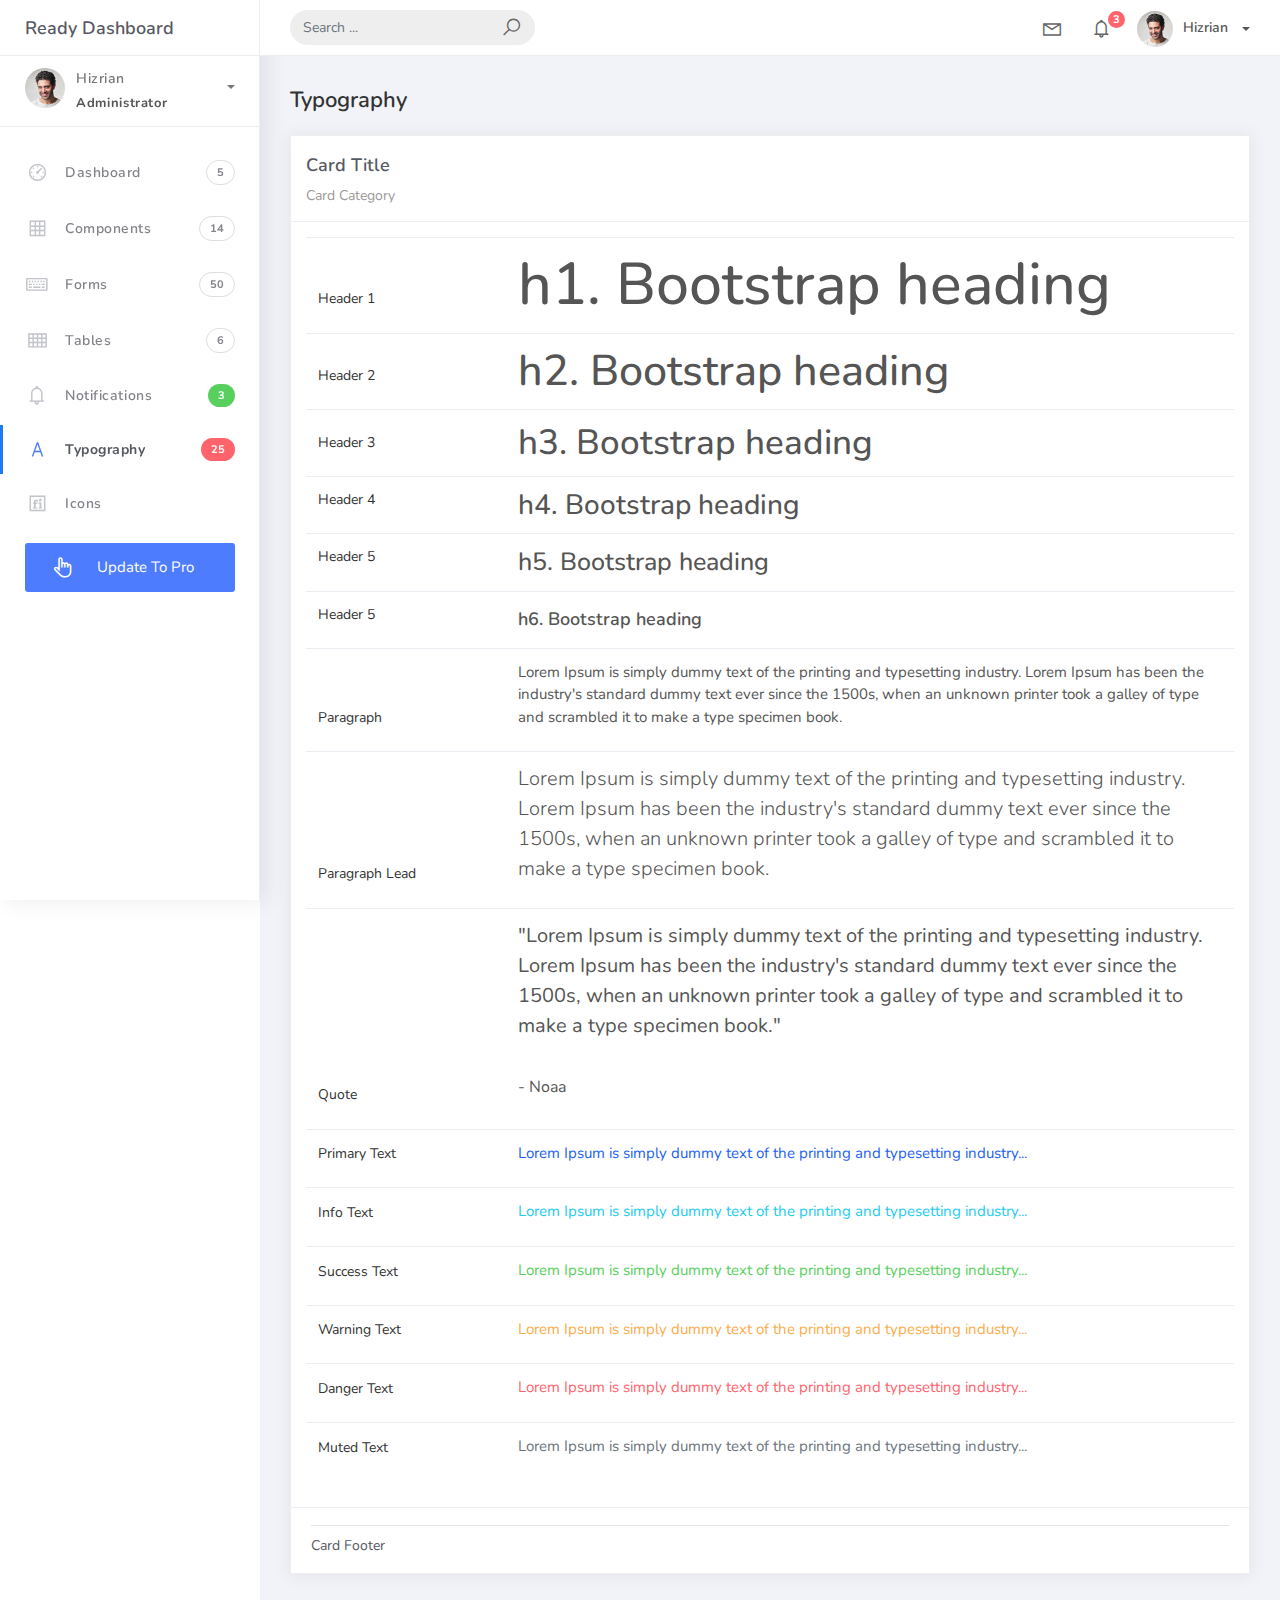
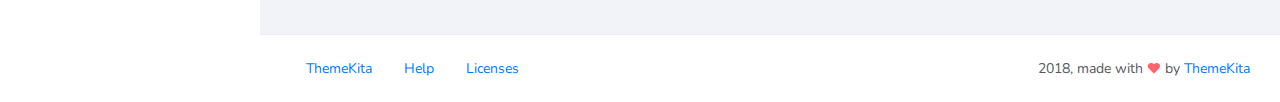
<file: typography.html>
<!DOCTYPE html>
<html>
<head>
	<meta http-equiv="X-UA-Compatible" content="IE=edge,chrome=1" />
	<title>Typography - Ready Bootstrap Dashboard</title>
	<meta content='width=device-width, initial-scale=1.0, maximum-scale=1.0, user-scalable=0, shrink-to-fit=no' name='viewport' />
	<link rel="stylesheet" href="assets/css/bootstrap.min.css">
	<link rel="stylesheet" href="https://fonts.googleapis.com/css?family=Nunito:200,200i,300,300i,400,400i,600,600i,700,700i,800,800i,900,900i">
	<link rel="stylesheet" href="assets/css/ready.css">
	<link rel="stylesheet" href="assets/css/demo.css">
</head>
<body>
	<div class="wrapper">
		<div class="main-header">
			<div class="logo-header">
				<a href="index.html" class="logo">
					Ready Dashboard
				</a>
				<button class="navbar-toggler sidenav-toggler ml-auto" type="button" data-toggle="collapse" data-target="collapse" aria-controls="sidebar" aria-expanded="false" aria-label="Toggle navigation">
					<span class="navbar-toggler-icon"></span>
				</button>
				<button class="topbar-toggler more"><i class="la la-ellipsis-v"></i></button>
			</div>
			<nav class="navbar navbar-header navbar-expand-lg">
				<div class="container-fluid">
					
					<form class="navbar-left navbar-form nav-search mr-md-3" action="">
						<div class="input-group">
							<input type="text" placeholder="Search ..." class="form-control">
							<div class="input-group-append">
								<span class="input-group-text">
									<i class="la la-search search-icon"></i>
								</span>
							</div>
						</div>
					</form>
					<ul class="navbar-nav topbar-nav ml-md-auto align-items-center">
						<li class="nav-item dropdown hidden-caret">
							<a class="nav-link dropdown-toggle" href="#" id="navbarDropdown" role="button" data-toggle="dropdown" aria-haspopup="true" aria-expanded="false">
								<i class="la la-envelope"></i>
							</a>
							<div class="dropdown-menu" aria-labelledby="navbarDropdown">
								<a class="dropdown-item" href="#">Action</a>
								<a class="dropdown-item" href="#">Another action</a>
								<div class="dropdown-divider"></div>
								<a class="dropdown-item" href="#">Something else here</a>
							</div>
						</li>
						<li class="nav-item dropdown hidden-caret">
							<a class="nav-link dropdown-toggle" href="#" id="navbarDropdown" role="button" data-toggle="dropdown" aria-haspopup="true" aria-expanded="false">
								<i class="la la-bell"></i>
								<span class="notification">3</span>
							</a>
							<ul class="dropdown-menu notif-box" aria-labelledby="navbarDropdown">
								<li>
									<div class="dropdown-title">You have 4 new notification</div>
								</li>
								<li>
									<div class="notif-center">
										<a href="#">
											<div class="notif-icon notif-primary"> <i class="la la-user-plus"></i> </div>
											<div class="notif-content">
												<span class="block">
													New user registered
												</span>
												<span class="time">5 minutes ago</span> 
											</div>
										</a>
										<a href="#">
											<div class="notif-icon notif-success"> <i class="la la-comment"></i> </div>
											<div class="notif-content">
												<span class="block">
													Rahmad commented on Admin
												</span>
												<span class="time">12 minutes ago</span> 
											</div>
										</a>
										<a href="#">
											<div class="notif-img"> 
												<img src="assets/img/profile2.jpg" alt="Img Profile">
											</div>
											<div class="notif-content">
												<span class="block">
													Reza send messages to you
												</span>
												<span class="time">12 minutes ago</span> 
											</div>
										</a>
										<a href="#">
											<div class="notif-icon notif-danger"> <i class="la la-heart"></i> </div>
											<div class="notif-content">
												<span class="block">
													Farrah liked Admin
												</span>
												<span class="time">17 minutes ago</span> 
											</div>
										</a>
									</div>
								</li>
								<li>
									<a class="see-all" href="javascript:void(0);"> <strong>See all notifications</strong> <i class="la la-angle-right"></i> </a>
								</li>
							</ul>
						</li>
						<li class="nav-item dropdown">
							<a class="dropdown-toggle profile-pic" data-toggle="dropdown" href="#" aria-expanded="false"> <img src="assets/img/profile.jpg" alt="user-img" width="36" class="img-circle"><span >Hizrian</span></span> </a>
							<ul class="dropdown-menu dropdown-user">
								<li>
									<div class="user-box">
										<div class="u-img"><img src="assets/img/profile.jpg" alt="user"></div>
										<div class="u-text">
											<h4>Hizrian</h4>
											<p class="text-muted">hello@themekita.com</p><a href="profile.html" class="btn btn-rounded btn-danger btn-sm">View Profile</a></div>
										</div>
									</li>
									<div class="dropdown-divider"></div>
									<a class="dropdown-item" href="#"><i class="ti-user"></i> My Profile</a>
									<a class="dropdown-item" href="#"></i> My Balance</a>
									<a class="dropdown-item" href="#"><i class="ti-email"></i> Inbox</a>
									<div class="dropdown-divider"></div>
									<a class="dropdown-item" href="#"><i class="ti-settings"></i> Account Setting</a>
									<div class="dropdown-divider"></div>
									<a class="dropdown-item" href="#"><i class="fa fa-power-off"></i> Logout</a>
								</ul>
								<!-- /.dropdown-user -->
							</li>
						</ul>
					</div>
				</nav>
			</div>
			<div class="sidebar">
				<div class="scrollbar-inner sidebar-wrapper">
					<div class="user">
						<div class="photo">
							<img src="assets/img/profile.jpg">
						</div>
						<div class="info">
							<a class="" data-toggle="collapse" href="#collapseExample" aria-expanded="true">
								<span>
									Hizrian
									<span class="user-level">Administrator</span>
									<span class="caret"></span>
								</span>
							</a>
							<div class="clearfix"></div>

							<div class="collapse in" id="collapseExample" aria-expanded="true" style="">
								<ul class="nav">
									<li>
										<a href="#profile">
											<span class="link-collapse">My Profile</span>
										</a>
									</li>
									<li>
										<a href="#edit">
											<span class="link-collapse">Edit Profile</span>
										</a>
									</li>
									<li>
										<a href="#settings">
											<span class="link-collapse">Settings</span>
										</a>
									</li>
								</ul>
							</div>
						</div>
					</div>
					<ul class="nav">
						<li class="nav-item">
							<a href="index.html">
								<i class="la la-dashboard"></i>
								<p>Dashboard</p>
								<span class="badge badge-count">5</span>
							</a>
						</li>
						<li class="nav-item">
							<a href="components.html">
								<i class="la la-table"></i>
								<p>Components</p>
								<span class="badge badge-count">14</span>
							</a>
						</li>
						<li class="nav-item">
							<a href="forms.html">
								<i class="la la-keyboard-o"></i>
								<p>Forms</p>
								<span class="badge badge-count">50</span>
							</a>
						</li>
						<li class="nav-item">
							<a href="tables.html">
								<i class="la la-th"></i>
								<p>Tables</p>
								<span class="badge badge-count">6</span>
							</a>
						</li>
						<li class="nav-item">
							<a href="notifications.html">
								<i class="la la-bell"></i>
								<p>Notifications</p>
								<span class="badge badge-success">3</span>
							</a>
						</li>
						<li class="nav-item active">
							<a href="typography.html">
								<i class="la la-font"></i>
								<p>Typography</p>
								<span class="badge badge-danger">25</span>
							</a>
						</li>
						<li class="nav-item">
							<a href="icons.html">
								<i class="la la-fonticons"></i>
								<p>Icons</p>
							</a>
						</li>
						<li class="nav-item update-pro">
							<button  data-toggle="modal" data-target="#modalUpdate">
								<i class="la la-hand-pointer-o"></i>
								<p>Update To Pro</p>
							</button>
						</li>
					</ul>
				</div>
			</div>
			<div class="main-panel">
				<div class="content">
					<div class="container-fluid">
						<h4 class="page-title">Typography</h4>
						<div class="row">
							<div class="col-md-12">
								<div class="card">
									<div class="card-header">
										<div class="card-title">Card Title</div>
										<div class="card-category">Card Category</div>
									</div>
									<div class="card-body">
										<table class="table table-typo">
											<tbody>
												<tr>
													<td>
														<p>Header 1</p>

													</td>
													<td><span class="h1">h1. Bootstrap heading</span></td>
												</tr>
												<tr>
													<td>
														<p>Header 2</p>

													</td>
													<td><span class="h2">h2. Bootstrap heading</span></td>
												</tr>
												<tr>
													<td>
														<p>Header 3</p>

													</td>
													<td><span class="h3">h3. Bootstrap heading</span></td>
												</tr>
												<tr>
													<td>
														<p>Header 4</p>

													</td>
													<td><span class="h4">h4. Bootstrap heading</span></td>
												</tr>
												<tr>
													<td>
														<p>Header 5</p>

													</td>
													<td><span class="h5">h5. Bootstrap heading</span></td>
												</tr>
												<tr>
													<td>
														<p>Header 5</p>

													</td>
													<td><span class="h6">h6. Bootstrap heading</span></td>
												</tr>
												<tr>
													<td>
														<p>Paragraph</p>

													</td>
													<td><p>Lorem Ipsum is simply dummy text of the printing and typesetting industry. Lorem Ipsum has been the industry's standard dummy text ever since the 1500s, when an unknown printer took a galley of type and scrambled it to make a type specimen book.</p></span></td>
												</tr>
												<tr>
													<td>
														<p>Paragraph Lead</p>

													</td>
													<td><p class="lead">Lorem Ipsum is simply dummy text of the printing and typesetting industry. Lorem Ipsum has been the industry's standard dummy text ever since the 1500s, when an unknown printer took a galley of type and scrambled it to make a type specimen book.</p></td>
												</tr>
												<tr>
													<td>
														<p>Quote</p>

													</td>
													<td><blockquote>
														<p class="blockquote blockquote-primary">
															"Lorem Ipsum is simply dummy text of the printing and typesetting industry. Lorem Ipsum has been the industry's standard dummy text ever since the 1500s, when an unknown printer took a galley of type and scrambled it to make a type specimen book."
															<br>
															<br>
															<small>
																- Noaa
															</small>
														</p>
													</blockquote></td>
												</tr>
												<tr>
													<td>
														<p>Primary Text</p>

													</td>
													<td><p class="text-primary">Lorem Ipsum is simply dummy text of the printing and typesetting industry...</p></span></td>
												</tr>
												<tr>
													<td>
														<p>Info Text</p>

													</td>
													<td><p class="text-info">Lorem Ipsum is simply dummy text of the printing and typesetting industry...</p></span></td>
												</tr>
												<tr>
													<td>
														<p>Success Text</p>

													</td>
													<td><p class="text-success">Lorem Ipsum is simply dummy text of the printing and typesetting industry...</p></span></td>
												</tr>
												<tr>
													<td>
														<p>Warning Text</p>

													</td>
													<td><p class="text-warning">Lorem Ipsum is simply dummy text of the printing and typesetting industry...</p></span></td>
												</tr>
												<tr>
													<td>
														<p>Danger Text</p>

													</td>
													<td><p class="text-danger">Lorem Ipsum is simply dummy text of the printing and typesetting industry...</p></span></td>
												</tr>
												<tr>
													<td>
														<p>Muted Text</p>

													</td>
													<td><p class="text-muted">Lorem Ipsum is simply dummy text of the printing and typesetting industry...</p></span></td>
												</tr>
											</tbody>
										</table>
									</div>
									<div class="card-footer">
										<hr>
										Card Footer
									</div>
								</div>
							</div>
						</div>
					</div>
				</div>
				<footer class="footer">
					<div class="container-fluid">
						<nav class="pull-left">
							<ul class="nav">
								<li class="nav-item">
									<a class="nav-link" href="http://www.themekita.com">
										ThemeKita
									</a>
								</li>
								<li class="nav-item">
									<a class="nav-link" href="#">
										Help
									</a>
								</li>
								<li class="nav-item">
									<a class="nav-link" href="https://themewagon.com/license/#free-item">
										Licenses
									</a>
								</li>
							</ul>
						</nav>
						<div class="copyright ml-auto">
							2018, made with <i class="la la-heart heart text-danger"></i> by <a href="http://www.themekita.com">ThemeKita</a>
						</div>				
					</div>
				</footer>
			</div>
		</div>
	</div>
	<!-- Modal -->
	<div class="modal fade" id="modalUpdate" tabindex="-1" role="dialog" aria-labelledby="modalUpdatePro" aria-hidden="true">
		<div class="modal-dialog modal-dialog-centered" role="document">
			<div class="modal-content">
				<div class="modal-header bg-primary">
					<h6 class="modal-title"><i class="la la-frown-o"></i> Under Development</h6>
					<button type="button" class="close" data-dismiss="modal" aria-label="Close">
						<span aria-hidden="true">&times;</span>
					</button>
				</div>
				<div class="modal-body text-center">									
					<p>Currently the pro version of the <b>Ready Dashboard</b> Bootstrap is in progress development</p>
					<p>
					<b>We'll let you know when it's done</b></p>
				</div>
				<div class="modal-footer">
					<button type="button" class="btn btn-secondary" data-dismiss="modal">Close</button>
				</div>
			</div>
		</div>
	</div>
</body>
<script src="assets/js/core/jquery.3.2.1.min.js"></script>
<script src="assets/js/plugin/jquery-ui-1.12.1.custom/jquery-ui.min.js"></script>
<script src="assets/js/core/popper.min.js"></script>
<script src="assets/js/core/bootstrap.min.js"></script>
<script src="assets/js/plugin/chartist/chartist.min.js"></script>
<script src="assets/js/plugin/chartist/plugin/chartist-plugin-tooltip.min.js"></script>
<script src="assets/js/plugin/bootstrap-notify/bootstrap-notify.min.js"></script>
<script src="assets/js/plugin/bootstrap-toggle/bootstrap-toggle.min.js"></script>
<script src="assets/js/plugin/jquery-mapael/jquery.mapael.min.js"></script>
<script src="assets/js/plugin/jquery-mapael/maps/world_countries.min.js"></script>
<script src="assets/js/plugin/chart-circle/circles.min.js"></script>
<script src="assets/js/plugin/jquery-scrollbar/jquery.scrollbar.min.js"></script>
<script src="assets/js/ready.min.js"></script>
</html>
</file>
<file: assets/css/demo.css>
.update-pro{
	margin: 15px 25px;}

.update-pro button {
		padding: 13px 25px;
	background: #4d7cfe;
	color: #fff;
	border-radius: 3px;
	justify-content: center;
	width: 100%;
	border: 0;
	cursor: pointer;
}

.update-pro button:hover {
	background: #4d7cfe !important;
	color: #fff;
	transform: translateY(-2px);
	transition: all .2s linear;
}

.update-pro:hover button:before{
	display: none;
}

.update-pro button p, .update-pro button i{
	color: #fff !important;
	margin-bottom: 0px;
}

.update-pro button i{
	margin-right: 5px !important;
	font-size: 23px;
	color: #C3C5CA;
	margin-right: 15px;
	width: 25px;
	text-align: center;
	vertical-align: middle;
	float: left;
}

.demo .btn, .demo .progress{
	margin-bottom: 15px !important;
}

.demo .form-check-label, .demo .form-radio-label{
	margin-right: 15px;
}

.demo #slider{
	margin-bottom: 15px;
}

.table-typo tbody > tr > td{
	border-color: #fafafa;
}

.table-typo tbody > tr > td:first-child{
	min-width: 200px;
	vertical-align: bottom;
}

.table-typo tbody > tr > td:first-child p{
	font-size: 14px;
	color: #333;
}

.demo-icon {
	display: flex;
	flex-direction: row;
	align-items: center;
	margin-bottom: 20px;
	padding: 10px;
	transition: all .2s;
}

.demo-icon:hover{
	background-color: #f4f5f8;
	border-radius: 3px;
}

.demo-icon .icon-preview{
	font-size: 1.8rem;
	margin-right: 10px;
	line-height: 1;
	color: #333439;
}

.demo-icon .icon-class{
	font-weight: 300;
	font-size: 13px;
	color: #777;
}

.from-show-notify .form-control{
	margin-bottom: 15px;
}

.from-show-notify label{
	padding-top: 0.65rem;
}
</file>
